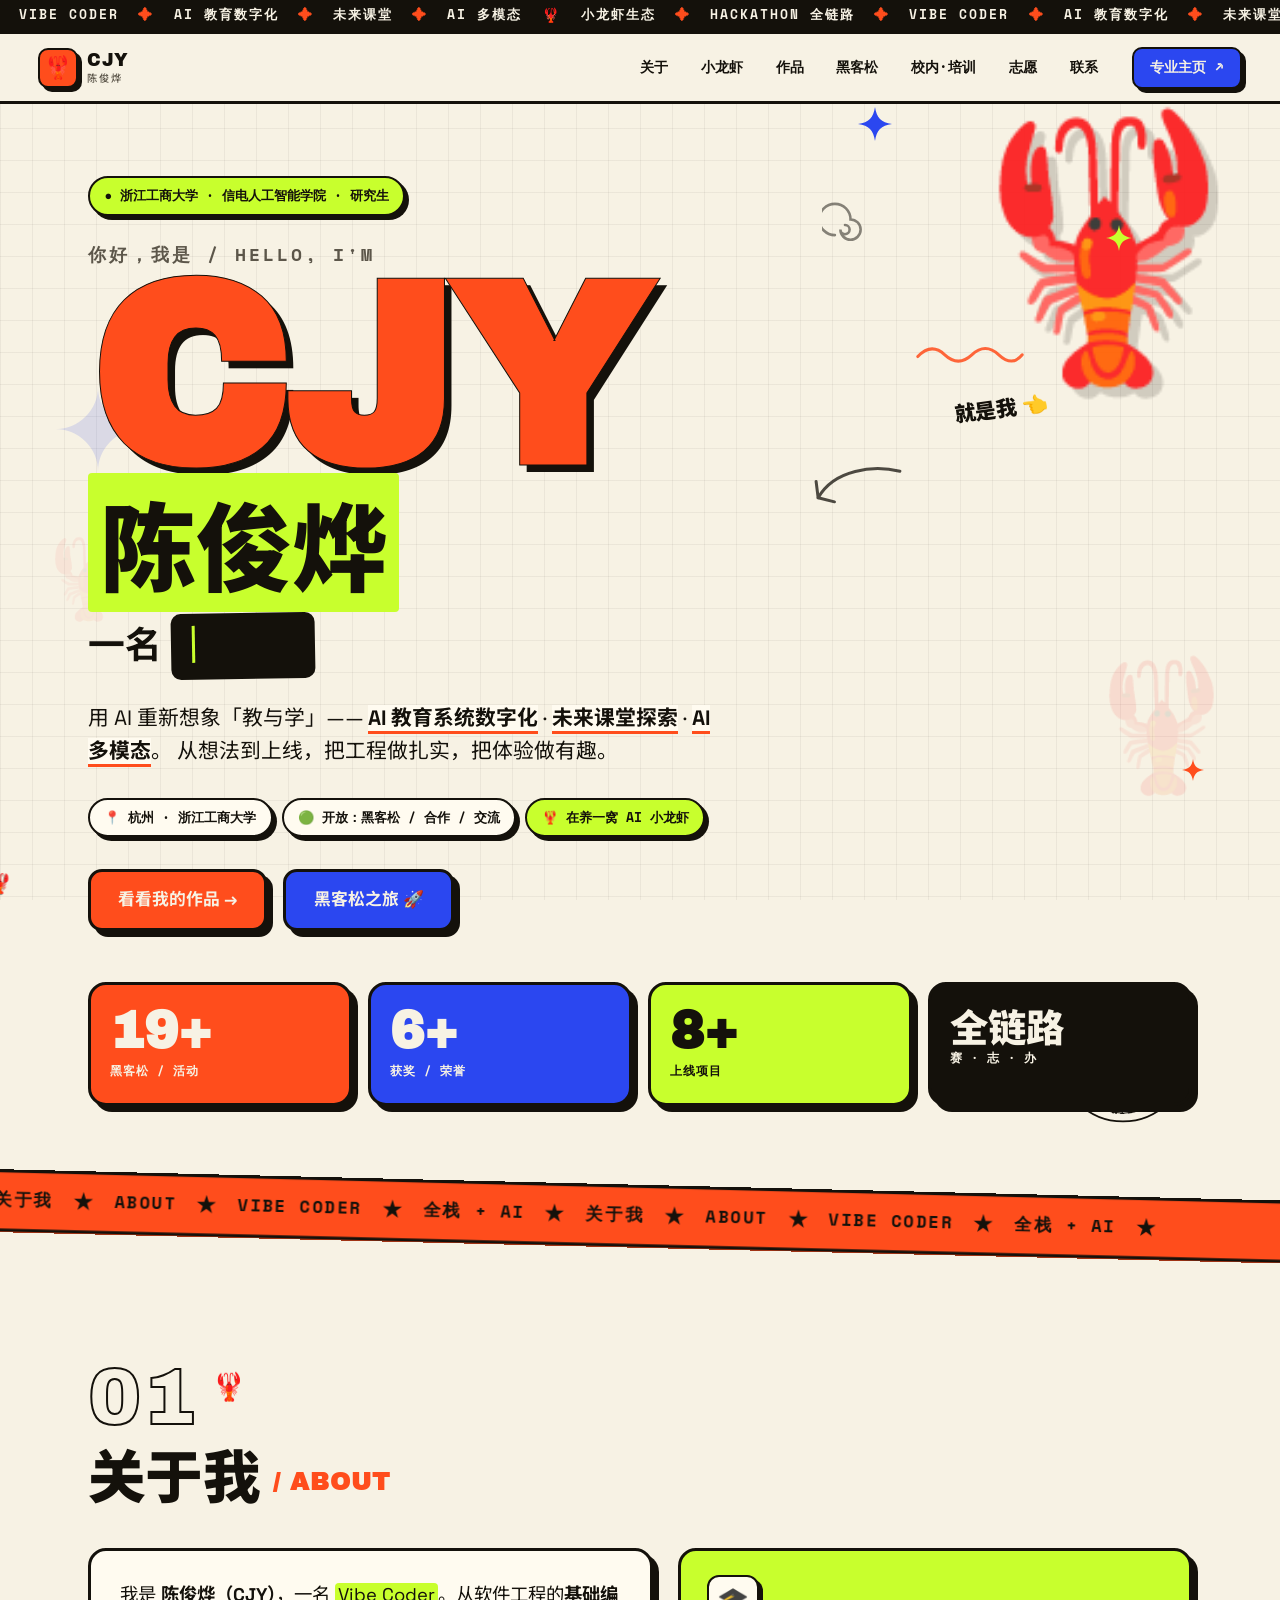
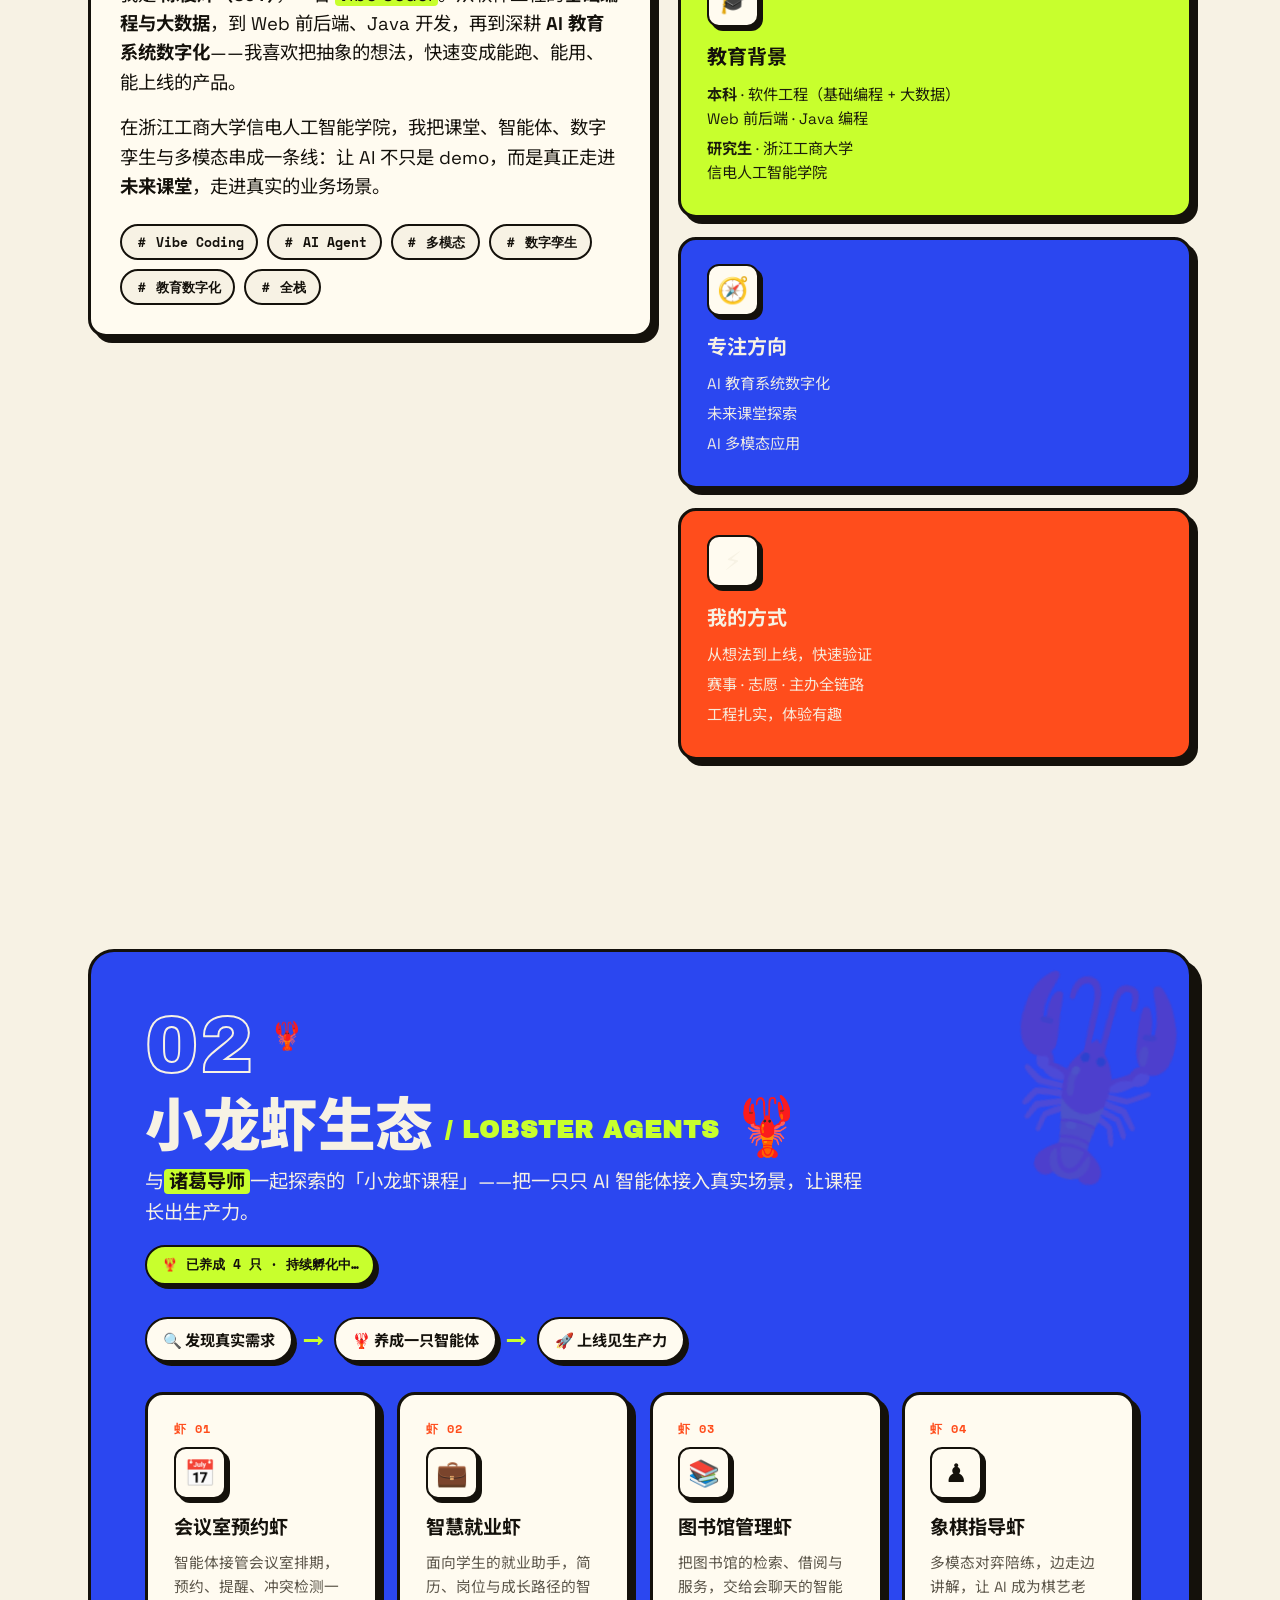
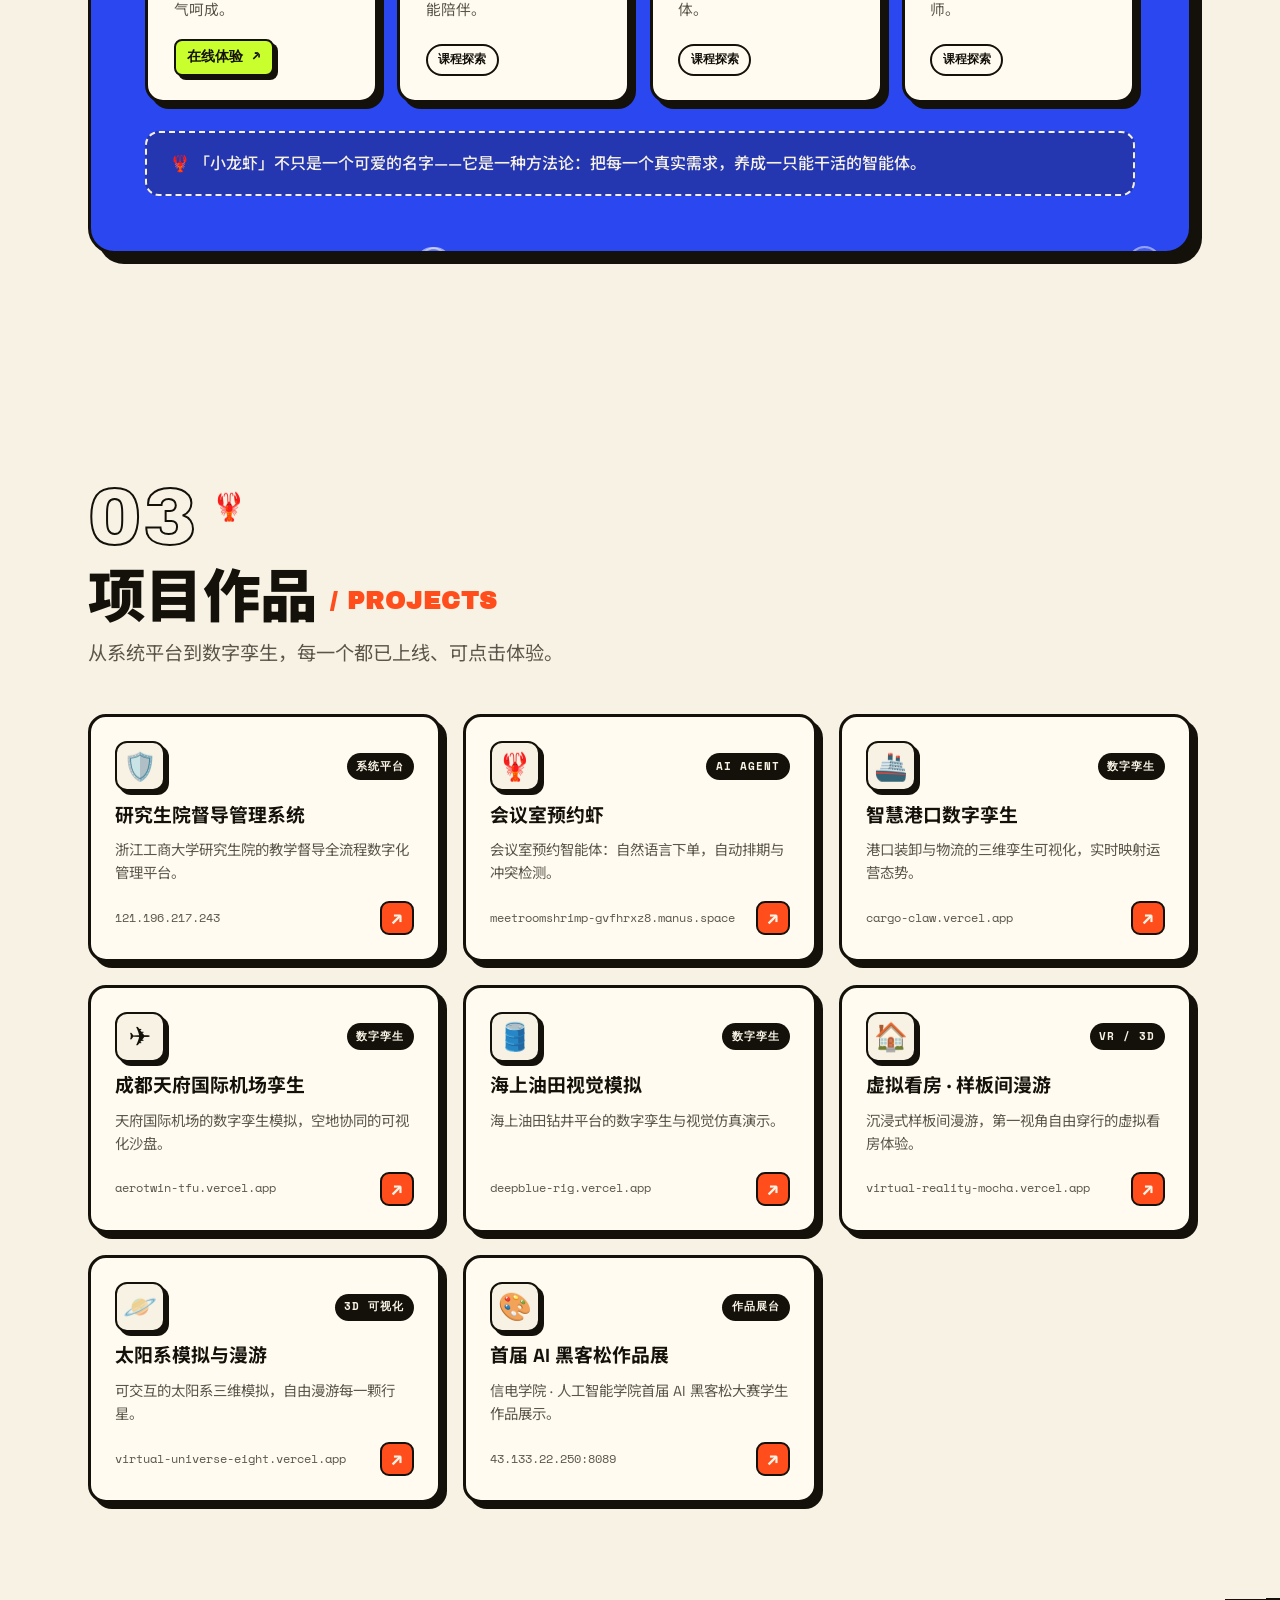
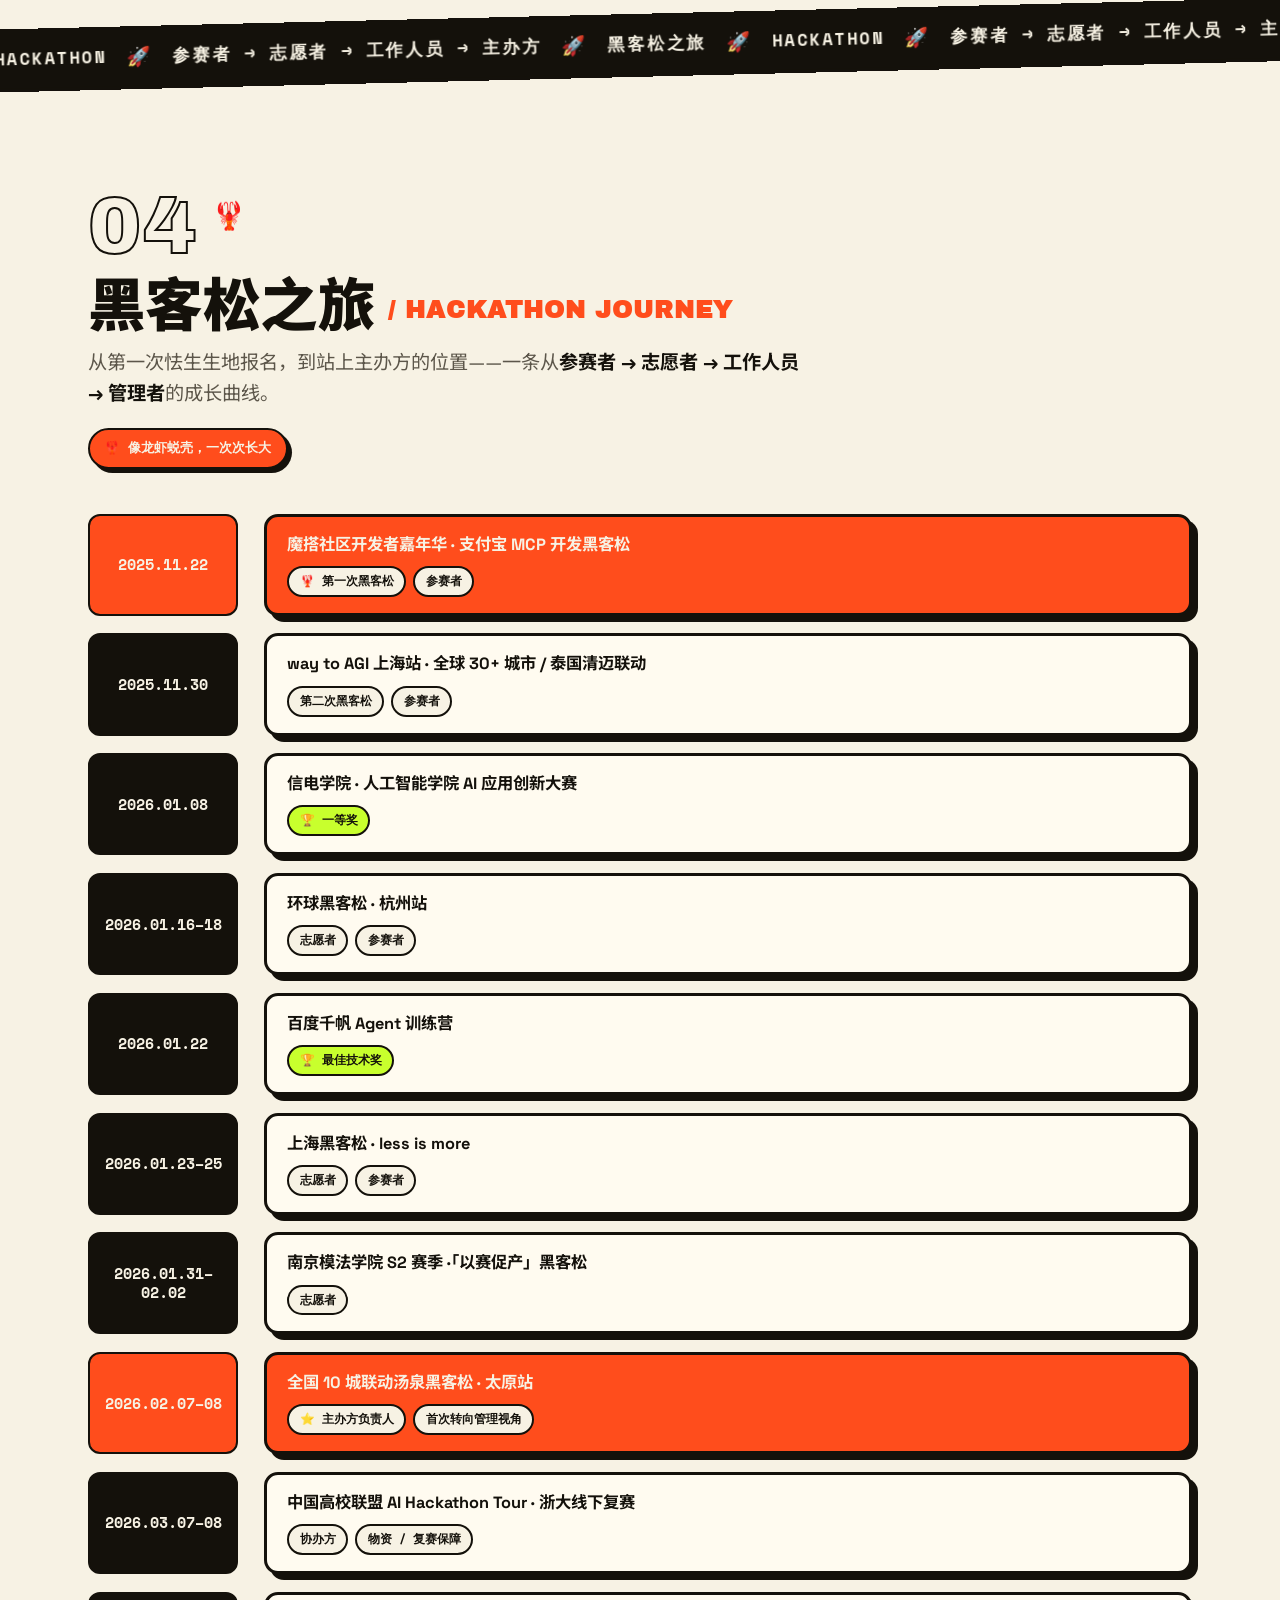
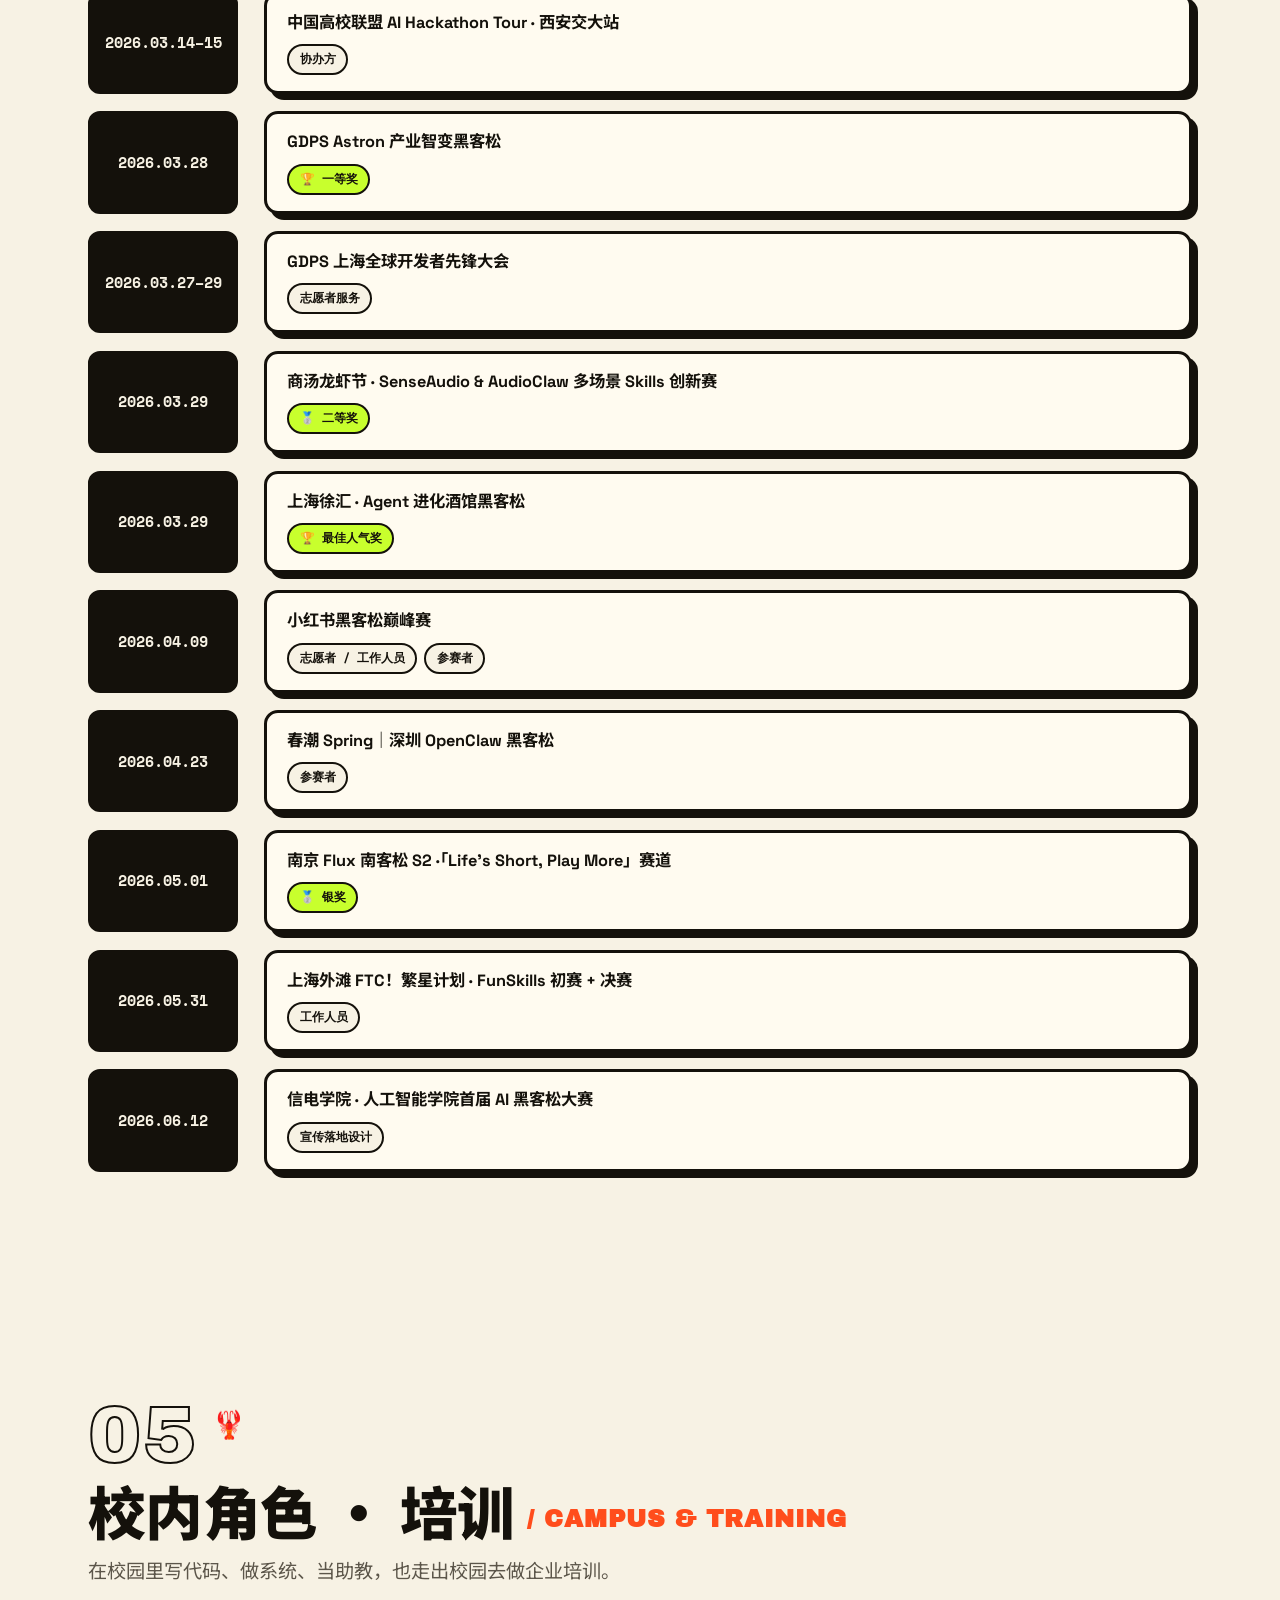
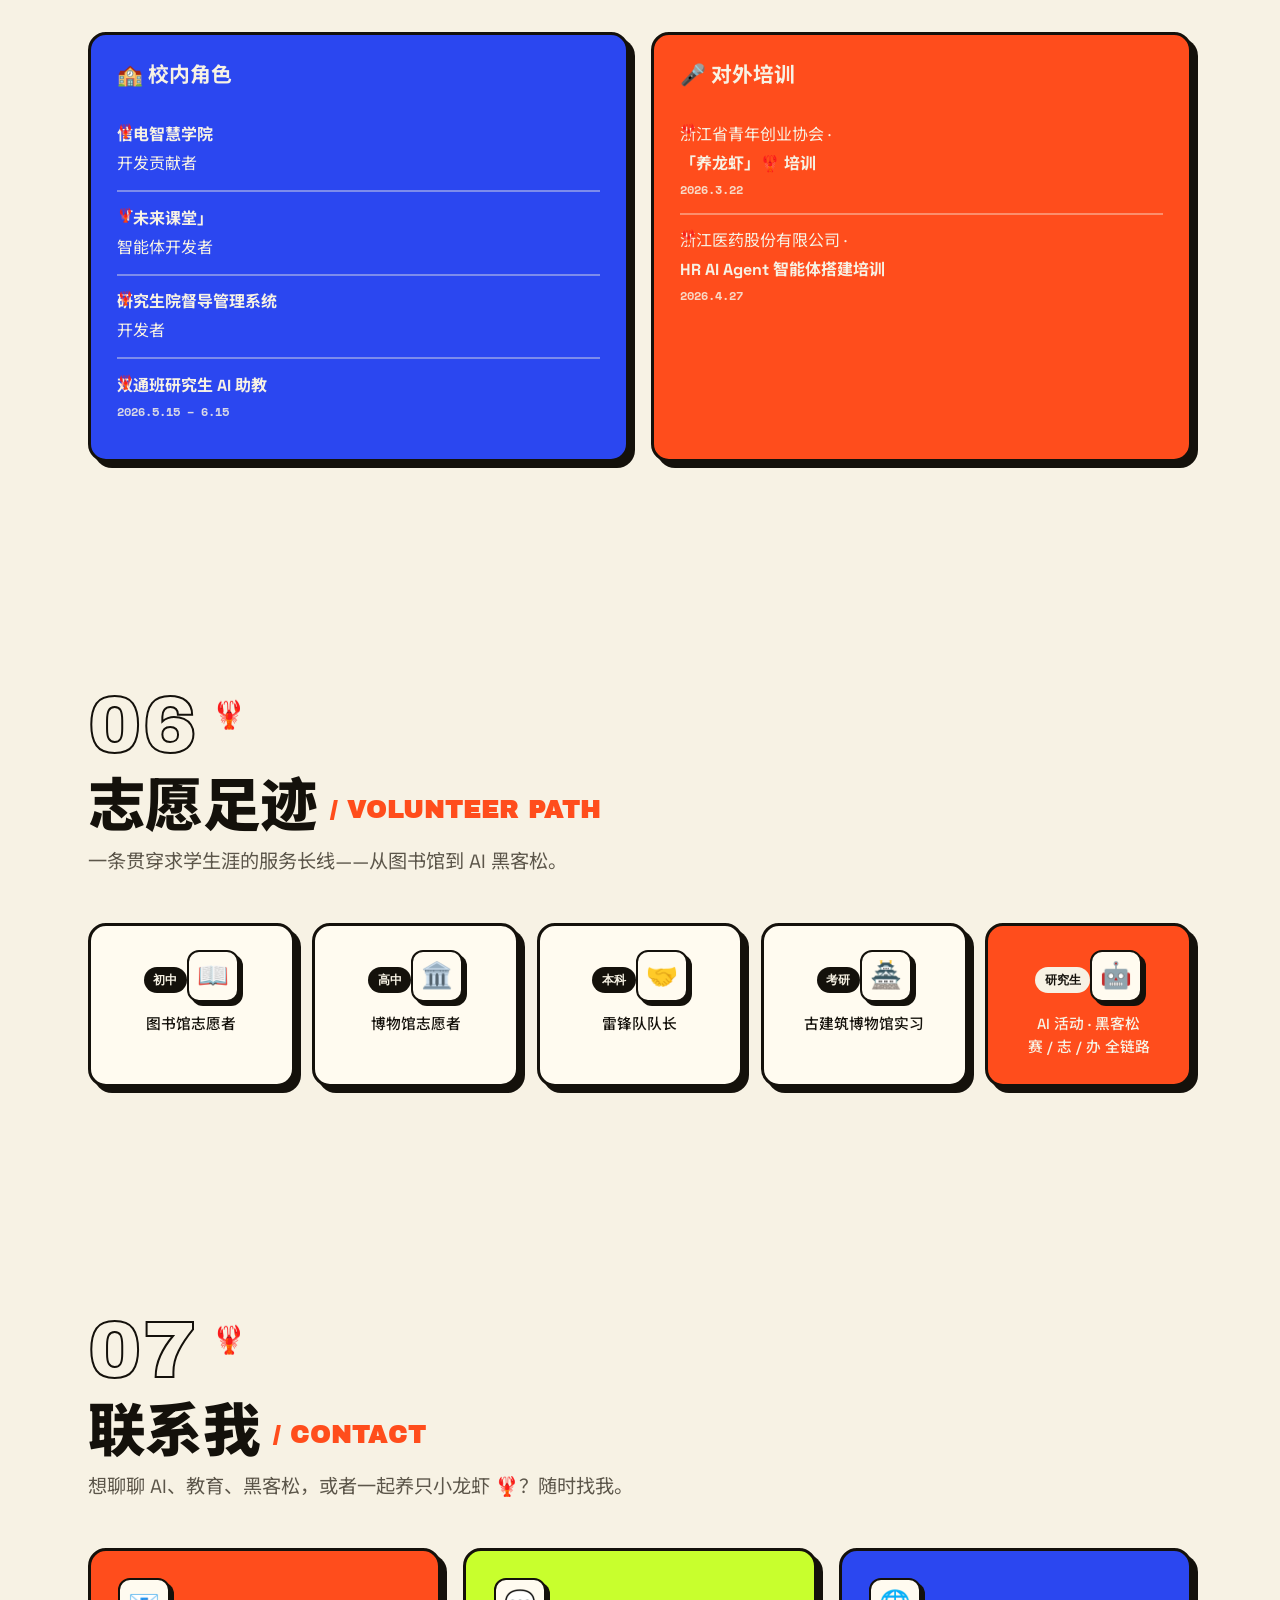
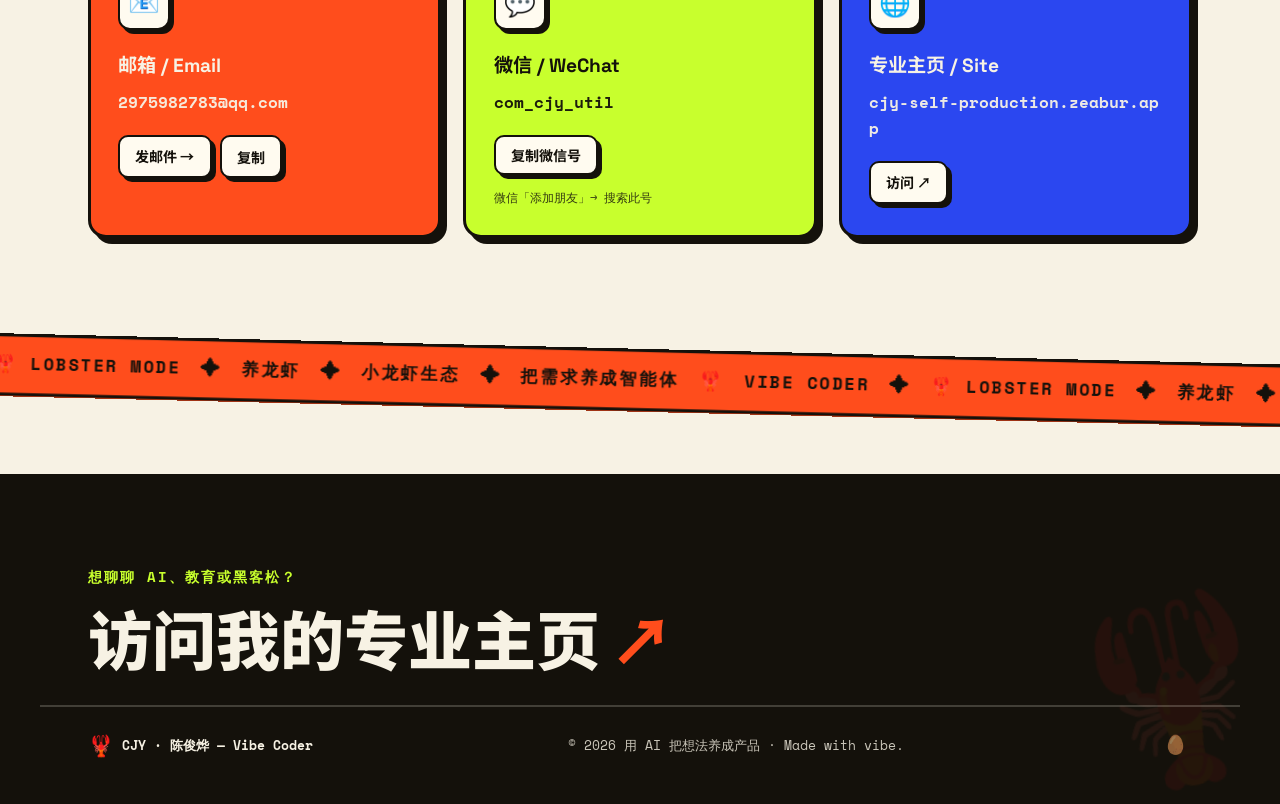
<file: index.html>
<!DOCTYPE html>
<html lang="zh-CN">
<head>
  <meta charset="UTF-8" />
  <meta name="viewport" content="width=device-width, initial-scale=1.0" />
  <title>CJY 陈俊烨 · VIBE CODER | AI 教育 × 多模态 × 未来课堂</title>
  <meta name="description" content="陈俊烨 (CJY) — Vibe Coder。专注 AI 教育系统数字化、未来课堂探索与 AI 多模态。浙江工商大学信电人工智能学院研究生，AI 黑客松全链路参与者。" />
  <meta name="author" content="陈俊烨 CJY" />
  <meta name="theme-color" content="#F7F2E4" />

  <link rel="canonical" href="https://cjy-self-production.zeabur.app/" />

  <meta property="og:type" content="website" />
  <meta property="og:site_name" content="CJY · 陈俊烨" />
  <meta property="og:locale" content="zh_CN" />
  <meta property="og:title" content="CJY 陈俊烨 · VIBE CODER" />
  <meta property="og:description" content="AI 教育系统数字化 · 未来课堂探索 · AI 多模态 🦞" />
  <meta property="og:url" content="https://cjy-self-production.zeabur.app/" />
  <meta property="og:image" content="https://cjy-self-production.zeabur.app/og.png" />
  <meta property="og:image:width" content="1200" />
  <meta property="og:image:height" content="630" />
  <meta property="og:image:alt" content="CJY 陈俊烨 · Vibe Coder · AI 教育 × 多模态 × 未来课堂 🦞" />
  <meta name="twitter:card" content="summary_large_image" />
  <meta name="twitter:title" content="CJY 陈俊烨 · VIBE CODER" />
  <meta name="twitter:description" content="AI 教育系统数字化 · 未来课堂探索 · AI 多模态 🦞" />
  <meta name="twitter:image" content="https://cjy-self-production.zeabur.app/og.png" />

  <link rel="icon" href="data:image/svg+xml,<svg xmlns=%22http://www.w3.org/2000/svg%22 viewBox=%220 0 100 100%22><text y=%22.9em%22 font-size=%2290%22>🦞</text></svg>" />
  <link rel="apple-touch-icon" href="/apple-touch-icon.png" />
  <link rel="manifest" href="/site.webmanifest" />

  <script type="application/ld+json">
  {
    "@context": "https://schema.org",
    "@type": "Person",
    "name": "陈俊烨",
    "alternateName": "CJY",
    "url": "https://cjy-self-production.zeabur.app/",
    "image": "https://cjy-self-production.zeabur.app/og.png",
    "jobTitle": "Vibe Coder",
    "email": "2975982783@qq.com",
    "description": "专注 AI 教育系统数字化、未来课堂探索与 AI 多模态的 Vibe Coder。",
    "knowsAbout": ["AI 教育", "AI Agent", "多模态", "数字孪生", "未来课堂", "全栈开发", "黑客松"],
    "affiliation": { "@type": "CollegeOrUniversity", "name": "浙江工商大学 信电人工智能学院" },
    "alumniOf": { "@type": "CollegeOrUniversity", "name": "浙江工商大学" }
  }
  </script>

  <link rel="preconnect" href="https://fonts.googleapis.com" />
  <link rel="preconnect" href="https://fonts.gstatic.com" crossorigin />
  <link href="https://fonts.googleapis.com/css2?family=Archivo+Black&family=Space+Grotesk:wght@400;500;600;700&family=Noto+Sans+SC:wght@400;500;700;900&family=Space+Mono:wght@400;700&display=swap" rel="stylesheet" />

  <link rel="stylesheet" href="styles.css" />
</head>
<body>
  <a class="skip-link" href="#top">跳到主要内容</a>

  <!-- intro splash (once per session, skippable) -->
  <div class="intro" id="intro" aria-hidden="true">
    <div class="intro__stage">
      <span class="intro__lob">🦞</span>
      <span class="intro__name">CJY</span>
      <span class="intro__tag">VIBE CODER · 陈俊烨</span>
    </div>
  </div>

  <div class="scroll-progress" id="scrollProgress"></div>
  <span class="scroll-lob" id="scrollLob" aria-hidden="true">🦞</span>
  <div class="bg-grid" aria-hidden="true"></div>
  <div class="ambient" id="ambient" aria-hidden="true"></div>
  <span class="deco deco--star" aria-hidden="true">✦</span>
  <span class="deco deco--lobster" aria-hidden="true">🦞</span>
  <span class="deco deco--lobster2" aria-hidden="true">🦞</span>

  <!-- ===== top ticker ===== -->
  <div class="ticker ticker--top" aria-hidden="true">
    <div class="ticker__track">
      <span>VIBE CODER</span><b>✦</b><span>AI 教育数字化</span><b>✦</b><span>未来课堂</span><b>✦</b><span>AI 多模态</span><b>🦞</b><span>小龙虾生态</span><b>✦</b><span>HACKATHON 全链路</span><b>✦</b>
      <span>VIBE CODER</span><b>✦</b><span>AI 教育数字化</span><b>✦</b><span>未来课堂</span><b>✦</b><span>AI 多模态</span><b>🦞</b><span>小龙虾生态</span><b>✦</b><span>HACKATHON 全链路</span><b>✦</b>
    </div>
  </div>

  <!-- ===== nav ===== -->
  <header class="nav" id="nav">
    <a href="#top" class="nav__brand">
      <span class="nav__logo">🦞</span>
      <span class="nav__name">CJY<em>陈俊烨</em></span>
    </a>
    <nav class="nav__links" id="navLinks">
      <a href="#about">关于</a>
      <a href="#lobster">小龙虾</a>
      <a href="#projects">作品</a>
      <a href="#journey">黑客松</a>
      <a href="#campus">校内·培训</a>
      <a href="#volunteer">志愿</a>
      <a href="#contact">联系</a>
    </nav>
    <a class="nav__cta" href="https://cjy-self-production.zeabur.app" target="_blank" rel="noopener">专业主页 ↗</a>
    <button class="nav__burger" id="navBurger" aria-label="菜单" aria-expanded="false"><span></span><span></span><span></span></button>
  </header>

  <main id="top">
    <!-- ============ HERO ============ -->
    <section class="hero" id="hero">
      <span class="hero__biglob" aria-hidden="true">🦞</span>
      <span class="badge badge--eyebrow reveal" data-reveal>● 浙江工商大学 · 信电人工智能学院 · 研究生</span>

      <h1 class="hero__title">
        <span class="hero__hi reveal" data-reveal>你好，我是 / HELLO, I'M</span>
        <span class="hero__giant reveal" data-reveal>CJY</span>
        <span class="hero__cn reveal" data-reveal><mark>陈俊烨</mark></span>
      </h1>

      <p class="hero__role reveal" data-reveal>
        一名 <span class="hero__role-hl"><span id="roleRotate" aria-live="polite"></span></span>
      </p>

      <p class="hero__tagline reveal" data-reveal>
        用 AI 重新想象「教与学」——
        <b>AI 教育系统数字化</b> · <b>未来课堂探索</b> · <b>AI 多模态</b>。
        从想法到上线，把工程做扎实，把体验做有趣。
      </p>

      <ul class="hero__facts reveal" data-reveal>
        <li>📍 杭州 · 浙江工商大学</li>
        <li>🟢 开放：黑客松 / 合作 / 交流</li>
        <li>🦞 在养一窝 AI 小龙虾</li>
      </ul>

      <div class="hero__actions reveal" data-reveal>
        <a class="btn btn--red" href="#projects">看看我的作品 →</a>
        <a class="btn btn--blue" href="#journey">黑客松之旅 🚀</a>
      </div>

      <ul class="hero__stats">
        <li class="stat stat--red reveal" data-reveal><strong class="counter" data-target="19" data-suffix="+">0</strong><span>黑客松 / 活动</span></li>
        <li class="stat stat--blue reveal" data-reveal><strong class="counter" data-target="6" data-suffix="+">0</strong><span>获奖 / 荣誉</span></li>
        <li class="stat stat--lime reveal" data-reveal><strong class="counter" data-target="8" data-suffix="+">0</strong><span>上线项目</span></li>
        <li class="stat stat--ink reveal" data-reveal><strong>全链路</strong><span>赛 · 志 · 办</span></li>
      </ul>

      <!-- right-side lobster atmosphere · hand-drawn line doodles -->
      <div class="hero__deco" aria-hidden="true">
        <!-- rotating seal / 印章徽章 -->
        <div class="seal">
          <svg viewBox="0 0 200 200" class="seal__svg">
            <defs>
              <path id="sealPath" d="M100,100 m-72,0 a72,72 0 1,1 144,0 a72,72 0 1,1 -144,0" />
            </defs>
            <circle cx="100" cy="100" r="92" class="seal__ring" />
            <circle cx="100" cy="100" r="80" class="seal__ring seal__ring--thin" />
            <text class="seal__text">
              <textPath href="#sealPath" startOffset="0">
                VIBE CODER ✦ AI EDUCATION ✦ MULTIMODAL ✦ FUTURE CLASSROOM ✦&nbsp;
              </textPath>
            </text>
          </svg>
          <span class="seal__center">🦞</span>
        </div>

        <!-- handwritten note pointing at the name -->
        <span class="doodle doodle--note">就是我 👈</span>

        <!-- accents -->
        <svg class="doodle doodle--spark1" viewBox="0 0 40 40"><path d="M20 0 C22 13 27 18 40 20 C27 22 22 27 20 40 C18 27 13 22 0 20 C13 18 18 13 20 0Z"/></svg>
        <svg class="doodle doodle--spark2" viewBox="0 0 40 40"><path d="M20 0 C22 13 27 18 40 20 C27 22 22 27 20 40 C18 27 13 22 0 20 C13 18 18 13 20 0Z"/></svg>
        <svg class="doodle doodle--spark3" viewBox="0 0 40 40"><path d="M20 0 C22 13 27 18 40 20 C27 22 22 27 20 40 C18 27 13 22 0 20 C13 18 18 13 20 0Z"/></svg>
        <svg class="doodle doodle--arrow" viewBox="0 0 90 60"><g fill="none" stroke="currentColor" stroke-width="3" stroke-linecap="round" stroke-linejoin="round"><path d="M86 8 C60 2 22 6 6 34"/><path d="M6 34 L4 18 M6 34 L22 38"/></g></svg>
        <svg class="doodle doodle--wave" viewBox="0 0 120 24"><path d="M2 14 Q17 -2 32 12 T62 12 T92 12 T118 12" fill="none" stroke="currentColor" stroke-width="3" stroke-linecap="round"/></svg>
        <svg class="doodle doodle--swirl" viewBox="0 0 50 50"><path d="M25 25 a5 5 0 1 1 -5 5 a11 11 0 1 0 11 -11 a17 17 0 1 0 -17 17" fill="none" stroke="currentColor" stroke-width="2.6" stroke-linecap="round"/></svg>
        <svg class="doodle doodle--ring" viewBox="0 0 60 60"><circle cx="30" cy="30" r="26" fill="none" stroke="currentColor" stroke-width="2.5" stroke-dasharray="3 8" stroke-linecap="round"/></svg>
      </div>
    </section>


    <!-- ===== ticker divider ===== -->
    <div class="ticker ticker--band ticker--reverse" aria-hidden="true">
      <div class="ticker__track">
        <span>关于我</span><b>★</b><span>ABOUT</span><b>★</b><span>VIBE CODER</span><b>★</b><span>全栈 + AI</span><b>★</b>
        <span>关于我</span><b>★</b><span>ABOUT</span><b>★</b><span>VIBE CODER</span><b>★</b><span>全栈 + AI</span><b>★</b>
      </div>
    </div>

    <!-- ============ ABOUT ============ -->
    <section class="section about" id="about">
      <div class="section__head">
        <span class="section__num reveal" data-reveal>01</span>
        <h2 class="section__title reveal" data-reveal>关于我 <span>/ ABOUT</span></h2>
      </div>

      <div class="about__grid">
        <article class="panel about__intro reveal" data-reveal>
          <p>我是 <b>陈俊烨（CJY）</b>，一名 <mark>Vibe Coder</mark>。从软件工程的<b>基础编程与大数据</b>，到 Web 前后端、Java 开发，再到深耕 <b>AI 教育系统数字化</b>——我喜欢把抽象的想法，快速变成能跑、能用、能上线的产品。</p>
          <p>在浙江工商大学信电人工智能学院，我把课堂、智能体、数字孪生与多模态串成一条线：让 AI 不只是 demo，而是真正走进<b>未来课堂</b>，走进真实的业务场景。</p>
          <div class="chips">
            <span>＃ Vibe Coding</span><span>＃ AI Agent</span><span>＃ 多模态</span>
            <span>＃ 数字孪生</span><span>＃ 教育数字化</span><span>＃ 全栈</span>
          </div>
        </article>

        <div class="about__cards">
          <article class="panel card--lime reveal" data-reveal><span class="card__emoji">🎓</span><h3>教育背景</h3><p><b>本科</b> · 软件工程（基础编程 + 大数据）<br/>Web 前后端 · Java 编程</p><p><b>研究生</b> · 浙江工商大学<br/>信电人工智能学院</p></article>
          <article class="panel card--blue reveal" data-reveal><span class="card__emoji">🧭</span><h3>专注方向</h3><p>AI 教育系统数字化</p><p>未来课堂探索</p><p>AI 多模态应用</p></article>
          <article class="panel card--red reveal" data-reveal><span class="card__emoji">⚡</span><h3>我的方式</h3><p>从想法到上线，快速验证</p><p>赛事 · 志愿 · 主办全链路</p><p>工程扎实，体验有趣</p></article>
        </div>
      </div>
    </section>

    <!-- ============ LOBSTER ============ -->
    <section class="section lobster" id="lobster">
      <div class="lobster__panel">
        <div class="bubbles" id="lobBubbles" aria-hidden="true"></div>
        <div class="section__head section__head--light">
          <span class="section__num section__num--light reveal" data-reveal>02</span>
          <h2 class="section__title section__title--light reveal" data-reveal>小龙虾生态 <span>/ LOBSTER AGENTS</span> 🦞</h2>
          <p class="lobster__lead reveal" data-reveal>与<b>诸葛导师</b>一起探索的「小龙虾课程」——把一只只 AI 智能体接入真实场景，让课程长出生产力。</p>
          <span class="badge lob-hatch reveal" data-reveal>🦞 已养成 4 只 · 持续孵化中…</span>
        </div>

        <div class="lobflow reveal" data-reveal>
          <span class="lobflow__step">🔍 发现真实需求</span>
          <span class="lobflow__arr">→</span>
          <span class="lobflow__step">🦞 养成一只智能体</span>
          <span class="lobflow__arr">→</span>
          <span class="lobflow__step">🚀 上线见生产力</span>
        </div>

        <div class="lobster__grid">
          <article class="panel lcard reveal" data-reveal><div class="lcard__no">虾 01</div><span class="card__emoji">📅</span><h3>会议室预约虾</h3><p>智能体接管会议室排期，预约、提醒、冲突检测一气呵成。</p><a class="lcard__link" href="https://meetroomshrimp-gvfhrxz8.manus.space" target="_blank" rel="noopener">在线体验 ↗</a></article>
          <article class="panel lcard reveal" data-reveal><div class="lcard__no">虾 02</div><span class="card__emoji">💼</span><h3>智慧就业虾</h3><p>面向学生的就业助手，简历、岗位与成长路径的智能陪伴。</p><span class="lcard__tag">课程探索</span></article>
          <article class="panel lcard reveal" data-reveal><div class="lcard__no">虾 03</div><span class="card__emoji">📚</span><h3>图书馆管理虾</h3><p>把图书馆的检索、借阅与服务，交给会聊天的智能体。</p><span class="lcard__tag">课程探索</span></article>
          <article class="panel lcard reveal" data-reveal><div class="lcard__no">虾 04</div><span class="card__emoji">♟️</span><h3>象棋指导虾</h3><p>多模态对弈陪练，边走边讲解，让 AI 成为棋艺老师。</p><span class="lcard__tag">课程探索</span></article>
        </div>

        <p class="lobster__note reveal" data-reveal>🦞 「小龙虾」不只是一个可爱的名字——它是一种方法论：把每一个真实需求，养成一只能干活的智能体。</p>
      </div>
    </section>

    <!-- ============ PROJECTS ============ -->
    <section class="section projects" id="projects">
      <div class="section__head">
        <span class="section__num reveal" data-reveal>03</span>
        <h2 class="section__title reveal" data-reveal>项目作品 <span>/ PROJECTS</span></h2>
        <p class="section__sub reveal" data-reveal>从系统平台到数字孪生，每一个都已上线、可点击体验。</p>
      </div>
      <div class="projects__grid" id="projectsGrid"></div>
    </section>

    <!-- ===== ticker divider ===== -->
    <div class="ticker ticker--band" aria-hidden="true">
      <div class="ticker__track">
        <span>HACKATHON</span><b>🚀</b><span>参赛者 → 志愿者 → 工作人员 → 主办方</span><b>🚀</b><span>黑客松之旅</span><b>🚀</b>
        <span>HACKATHON</span><b>🚀</b><span>参赛者 → 志愿者 → 工作人员 → 主办方</span><b>🚀</b><span>黑客松之旅</span><b>🚀</b>
      </div>
    </div>

    <!-- ============ JOURNEY ============ -->
    <section class="section journey" id="journey">
      <div class="section__head">
        <span class="section__num reveal" data-reveal>04</span>
        <h2 class="section__title reveal" data-reveal>黑客松之旅 <span>/ HACKATHON JOURNEY</span></h2>
        <p class="section__sub reveal" data-reveal>从第一次怯生生地报名，到站上主办方的位置——一条从<b>参赛者 → 志愿者 → 工作人员 → 管理者</b>的成长曲线。</p>
        <span class="badge journey-badge reveal" data-reveal>🦞 像龙虾蜕壳，一次次长大</span>
      </div>
      <div class="timeline" id="timeline"></div>
    </section>

    <!-- ============ CAMPUS ============ -->
    <section class="section campus" id="campus">
      <div class="section__head">
        <span class="section__num reveal" data-reveal>05</span>
        <h2 class="section__title reveal" data-reveal>校内角色 · 培训 <span>/ CAMPUS &amp; TRAINING</span></h2>
        <p class="section__sub reveal" data-reveal>在校园里写代码、做系统、当助教，也走出校园去做企业培训。</p>
      </div>
      <div class="campus__cols">
        <div class="panel card--blue campus__col reveal" data-reveal>
          <h3 class="campus__col-title">🏫 校内角色</h3>
          <ul class="campus__list">
            <li><b>信电智慧学院</b> 开发贡献者</li>
            <li><b>「未来课堂」</b> 智能体开发者</li>
            <li><b>研究生院督导管理系统</b> 开发者</li>
            <li><b>双通班研究生 AI 助教</b><span class="campus__date">2026.5.15 – 6.15</span></li>
          </ul>
        </div>
        <div class="panel card--red campus__col reveal" data-reveal>
          <h3 class="campus__col-title">🎤 对外培训</h3>
          <ul class="campus__list">
            <li>浙江省青年创业协会 · <b>「养龙虾」🦞 培训</b><span class="campus__date">2026.3.22</span></li>
            <li>浙江医药股份有限公司 · <b>HR AI Agent 智能体搭建培训</b><span class="campus__date">2026.4.27</span></li>
          </ul>
        </div>
      </div>
    </section>

    <!-- ============ VOLUNTEER ============ -->
    <section class="section volunteer" id="volunteer">
      <div class="section__head">
        <span class="section__num reveal" data-reveal>06</span>
        <h2 class="section__title reveal" data-reveal>志愿足迹 <span>/ VOLUNTEER PATH</span></h2>
        <p class="section__sub reveal" data-reveal>一条贯穿求学生涯的服务长线——从图书馆到 AI 黑客松。</p>
      </div>
      <div class="vsteps">
        <div class="panel vstep reveal" data-reveal><span class="vstep__when">初中</span><span class="card__emoji">📖</span><p>图书馆志愿者</p></div>
        <div class="panel vstep reveal" data-reveal><span class="vstep__when">高中</span><span class="card__emoji">🏛️</span><p>博物馆志愿者</p></div>
        <div class="panel vstep reveal" data-reveal><span class="vstep__when">本科</span><span class="card__emoji">🤝</span><p>雷锋队队长</p></div>
        <div class="panel vstep reveal" data-reveal><span class="vstep__when">考研</span><span class="card__emoji">🏯</span><p>古建筑博物馆实习</p></div>
        <div class="panel vstep vstep--now reveal" data-reveal><span class="vstep__when">研究生</span><span class="card__emoji">🤖</span><p>AI 活动 · 黑客松<br/>赛 / 志 / 办 全链路</p></div>
      </div>
    </section>

    <!-- ============ CONTACT ============ -->
    <section class="section contact" id="contact">
      <div class="section__head">
        <span class="section__num reveal" data-reveal>07</span>
        <h2 class="section__title reveal" data-reveal>联系我 <span>/ CONTACT</span></h2>
        <p class="section__sub reveal" data-reveal>想聊聊 AI、教育、黑客松，或者一起养只小龙虾 🦞？随时找我。</p>
      </div>
      <div class="contact__grid">
        <div class="panel ccard card--red reveal" data-reveal>
          <span class="card__emoji">📧</span>
          <h3>邮箱 / Email</h3>
          <p class="ccard__val">2975982783@qq.com</p>
          <div class="ccard__acts">
            <a class="ccard__btn" href="mailto:2975982783@qq.com">发邮件 →</a>
            <button class="ccard__btn ccard__btn--ghost" type="button" data-copy="2975982783@qq.com">复制</button>
          </div>
        </div>
        <div class="panel ccard card--lime reveal" data-reveal>
          <span class="card__emoji">💬</span>
          <h3>微信 / WeChat</h3>
          <p class="ccard__val">com_cjy_util</p>
          <div class="ccard__acts">
            <button class="ccard__btn" type="button" data-copy="com_cjy_util">复制微信号</button>
          </div>
          <p class="ccard__hint">微信「添加朋友」→ 搜索此号</p>
        </div>
        <div class="panel ccard card--blue reveal" data-reveal>
          <span class="card__emoji">🌐</span>
          <h3>专业主页 / Site</h3>
          <p class="ccard__val">cjy-self-production.zeabur.app</p>
          <div class="ccard__acts">
            <a class="ccard__btn" href="https://cjy-self-production.zeabur.app" target="_blank" rel="noopener">访问 ↗</a>
          </div>
        </div>
      </div>
    </section>
  </main>

  <!-- ===== lobster parade ===== -->
  <div class="ticker ticker--band ticker--reverse" aria-hidden="true">
    <div class="ticker__track">
      <span>🦞 LOBSTER MODE</span><b>✦</b><span>养龙虾</span><b>✦</b><span>小龙虾生态</span><b>✦</b><span>把需求养成智能体</span><b>🦞</b><span>VIBE CODER</span><b>✦</b>
      <span>🦞 LOBSTER MODE</span><b>✦</b><span>养龙虾</span><b>✦</b><span>小龙虾生态</span><b>✦</b><span>把需求养成智能体</span><b>🦞</b><span>VIBE CODER</span><b>✦</b>
    </div>
  </div>

  <!-- ============ FOOTER ============ -->
  <footer class="footer" id="footer">
    <span class="footer__lob" aria-hidden="true">🦞</span>
    <div class="footer__cta-wrap">
      <p class="footer__kicker">想聊聊 AI、教育或黑客松？</p>
      <a class="footer__big" href="https://cjy-self-production.zeabur.app" target="_blank" rel="noopener">访问我的专业主页 <span>↗</span></a>
    </div>
    <div class="footer__bar">
      <span class="footer__brand"><span class="footer__logo">🦞</span> CJY · 陈俊烨 — Vibe Coder</span>
      <span class="footer__copy">© <span id="year"></span> 用 AI 把想法养成产品 · Made with vibe.</span>
      <span class="egg-hint" id="eggHint"><button class="egg-hint__btn" type="button" aria-haspopup="true" aria-expanded="false" aria-label="隐藏的小龙虾彩蛋提示">🥚</button></span>
    </div>
  </footer>

  <script src="main.js" defer></script>
</body>
</html>
</file>
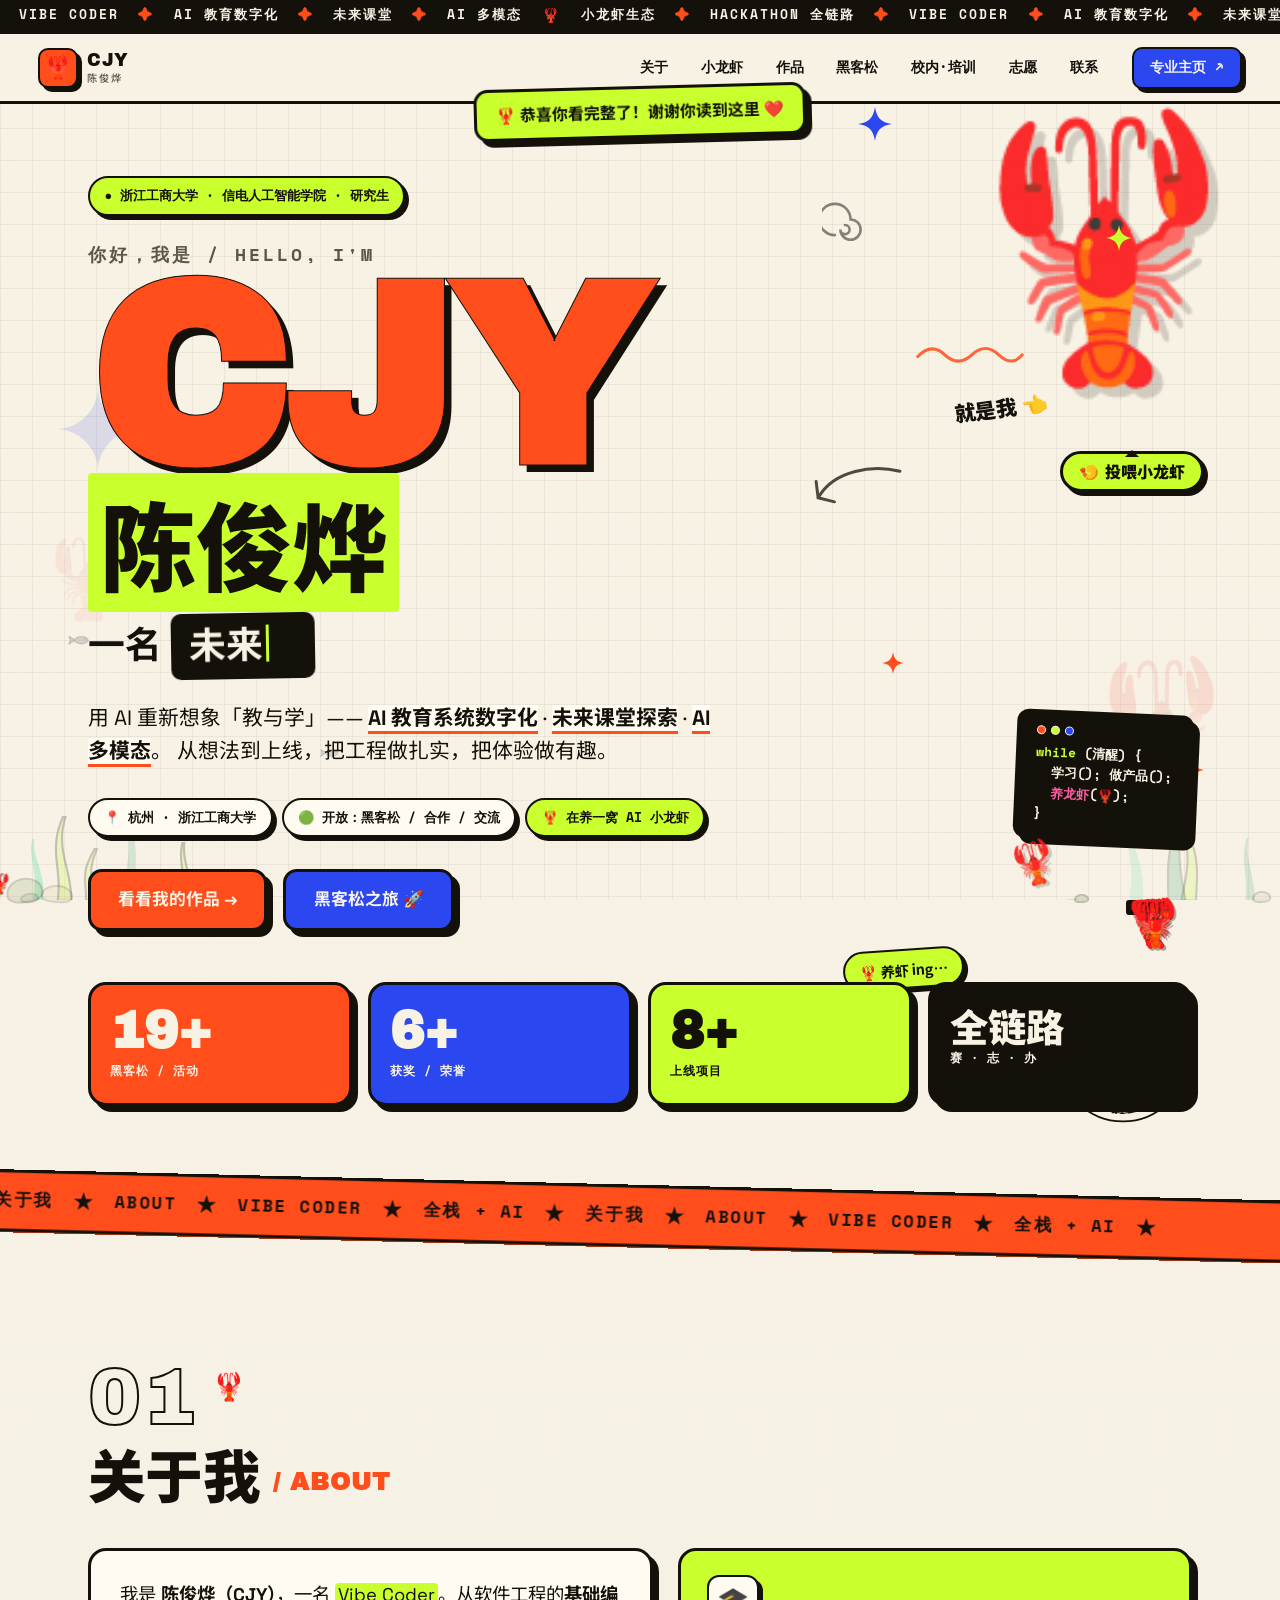
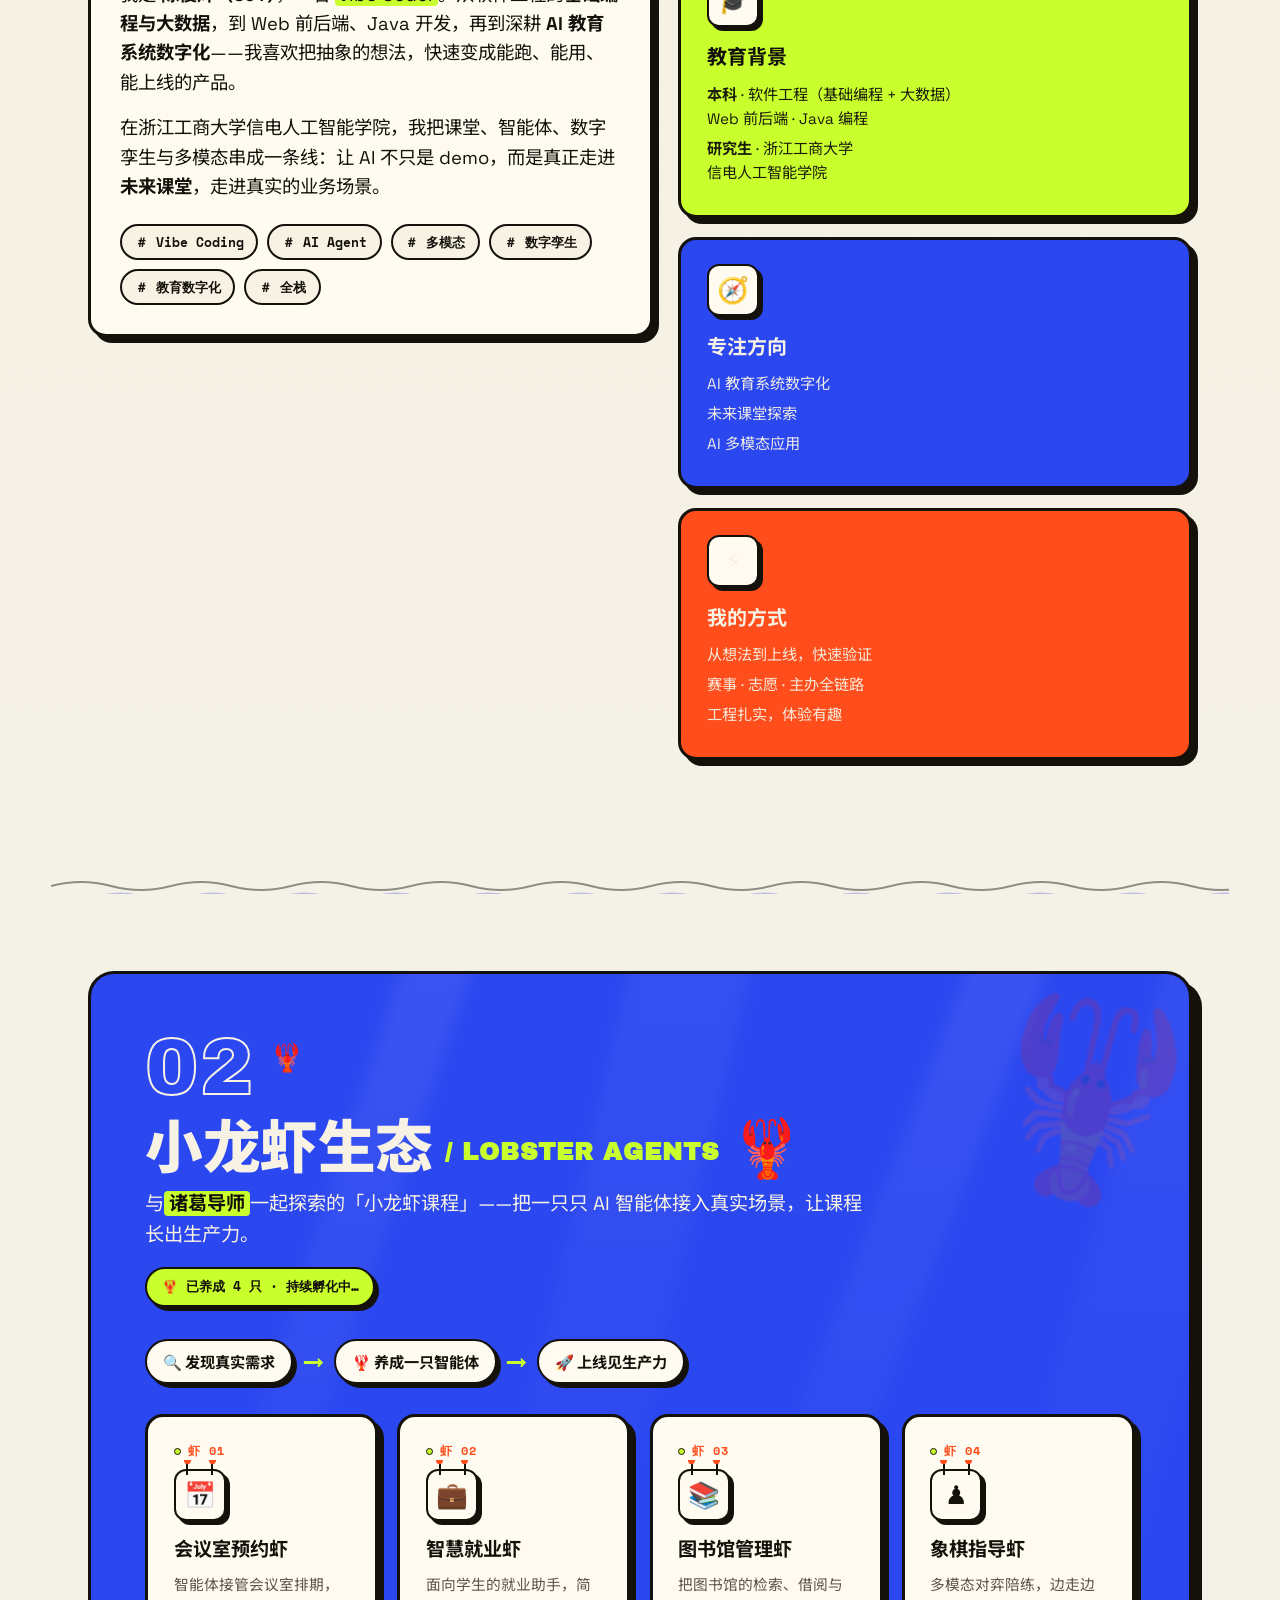
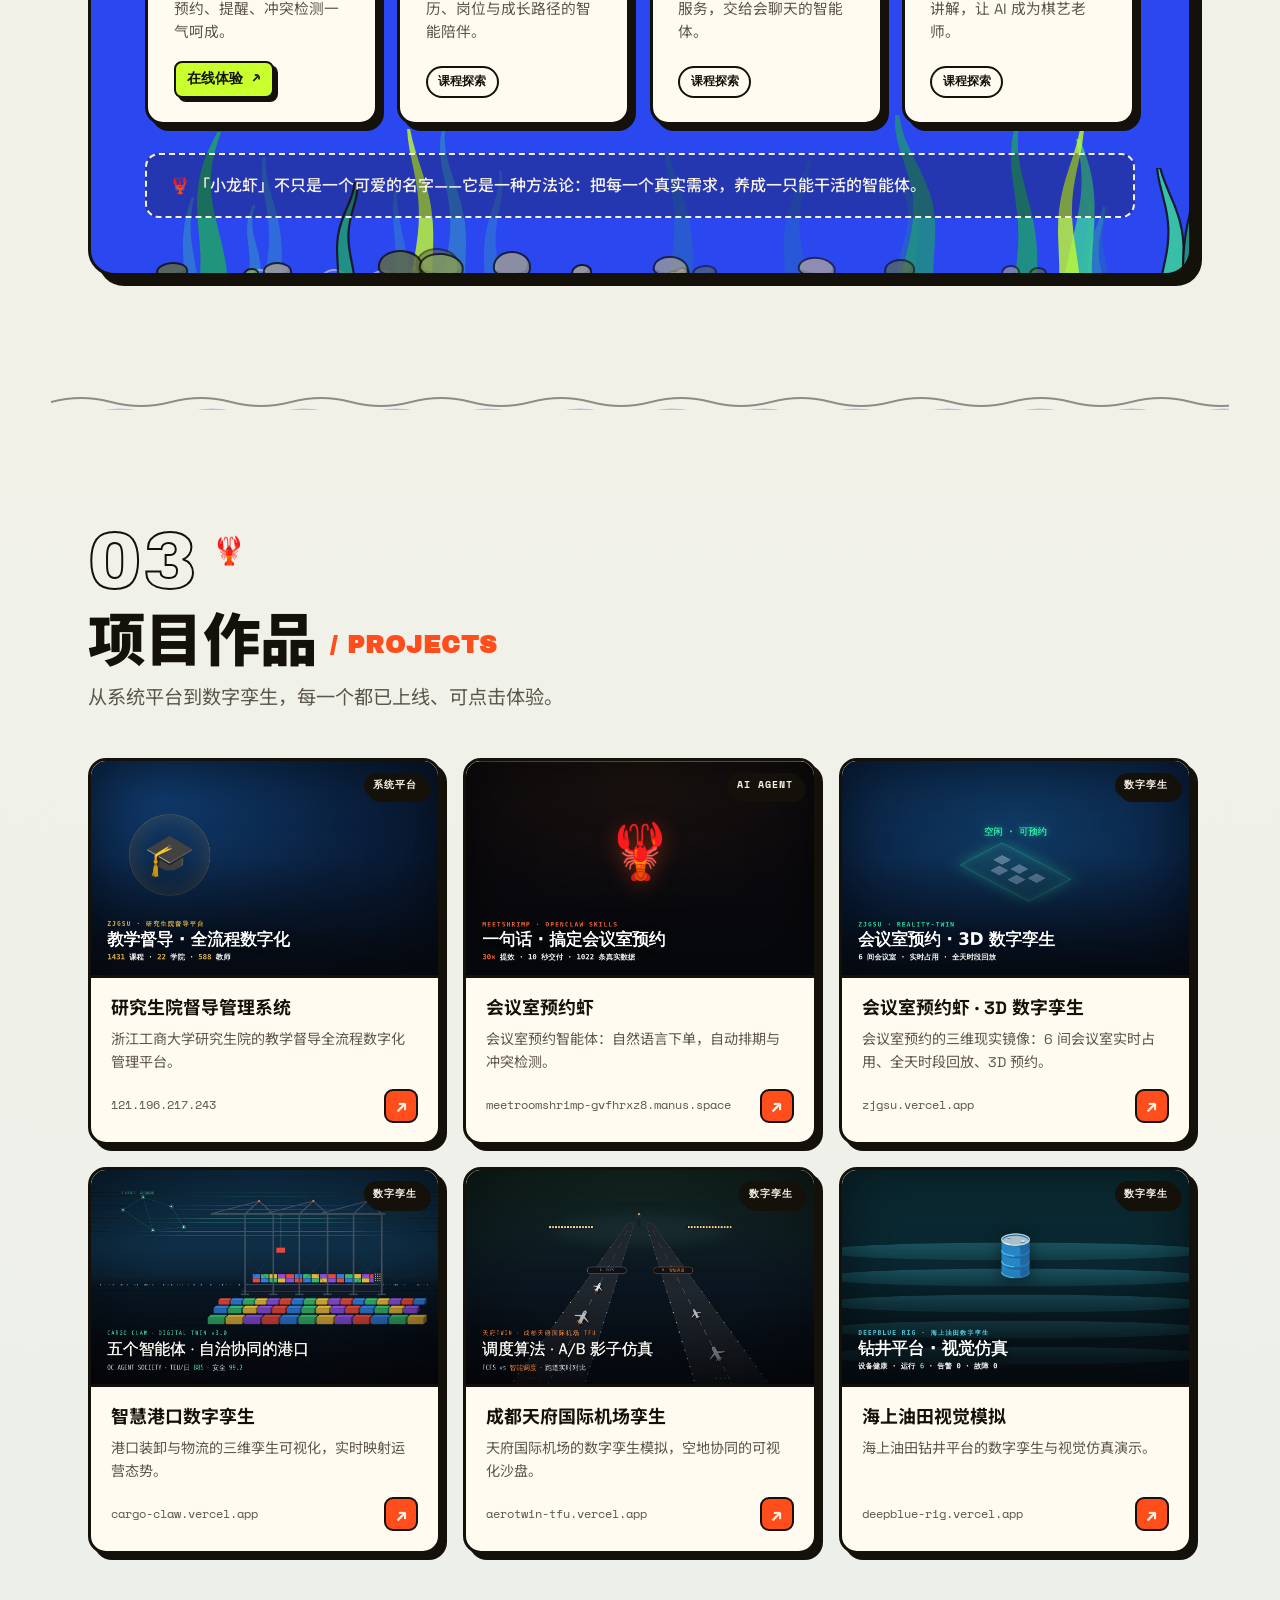
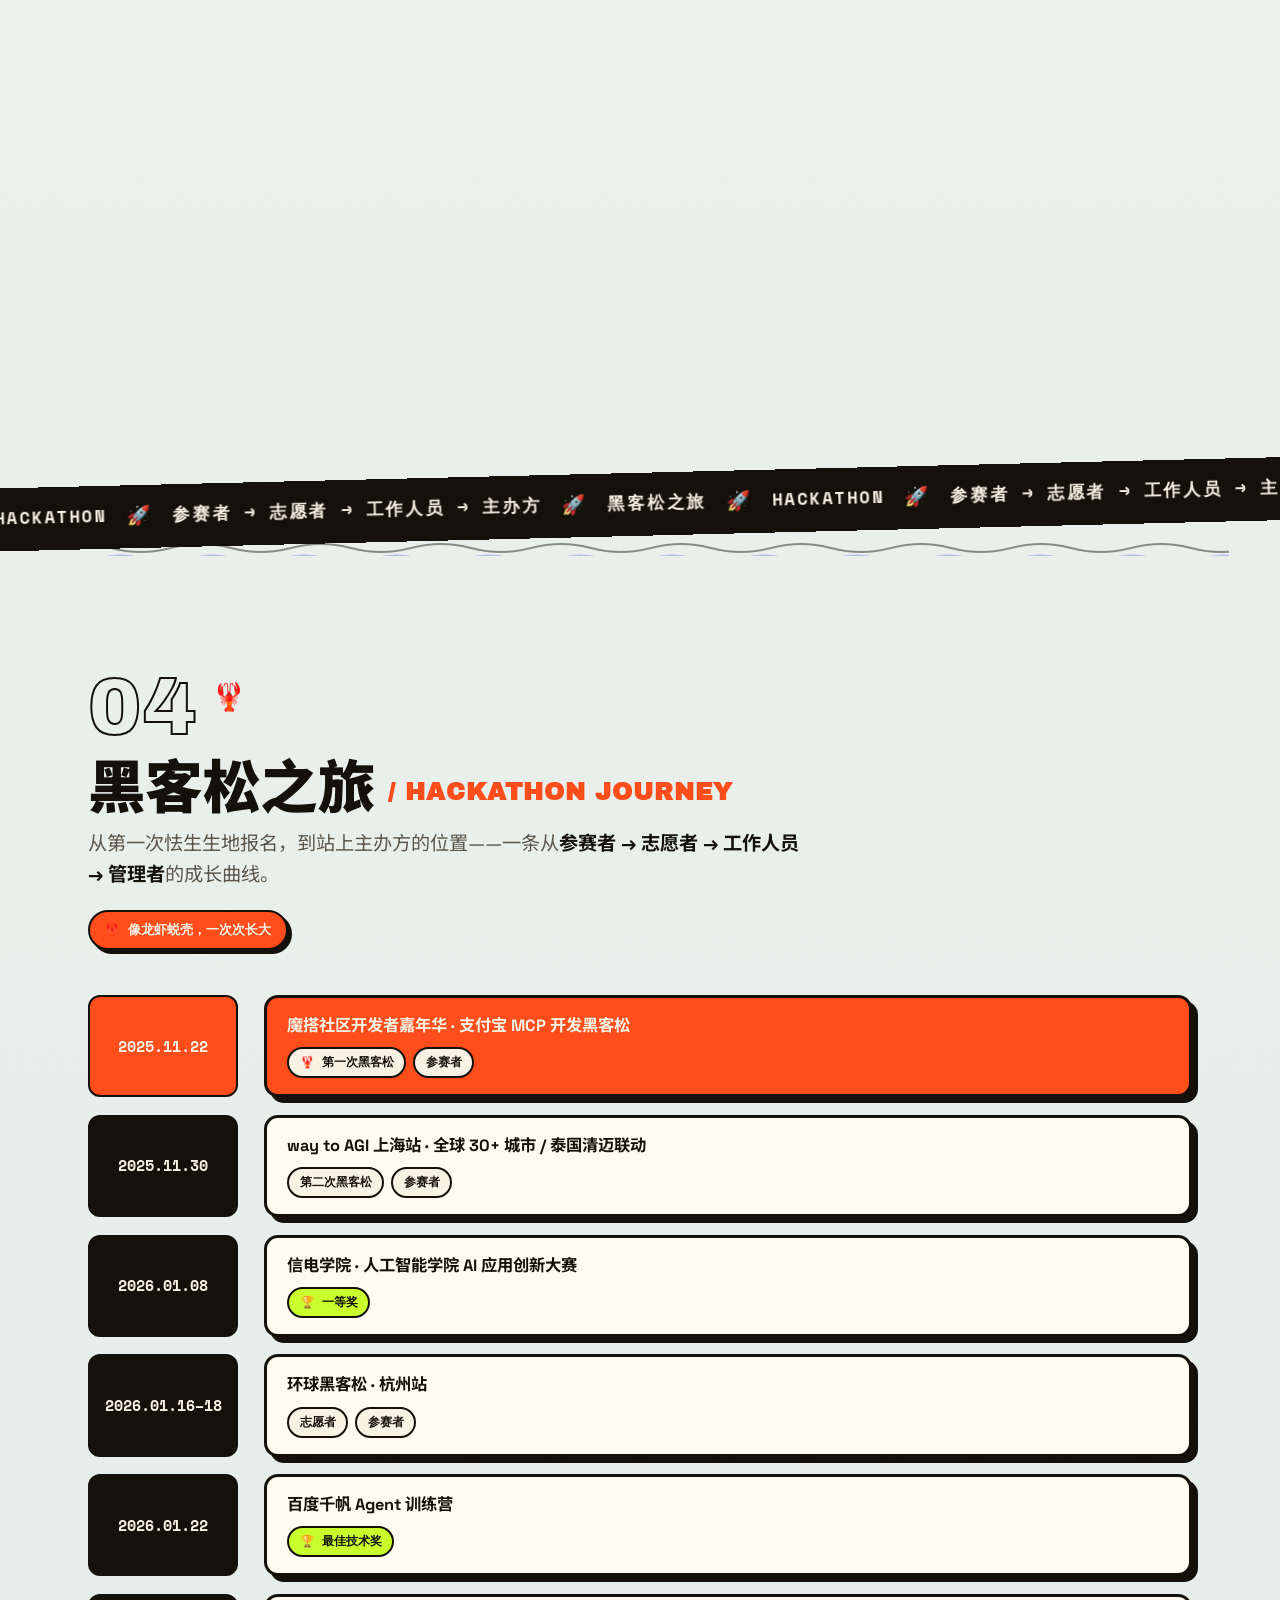
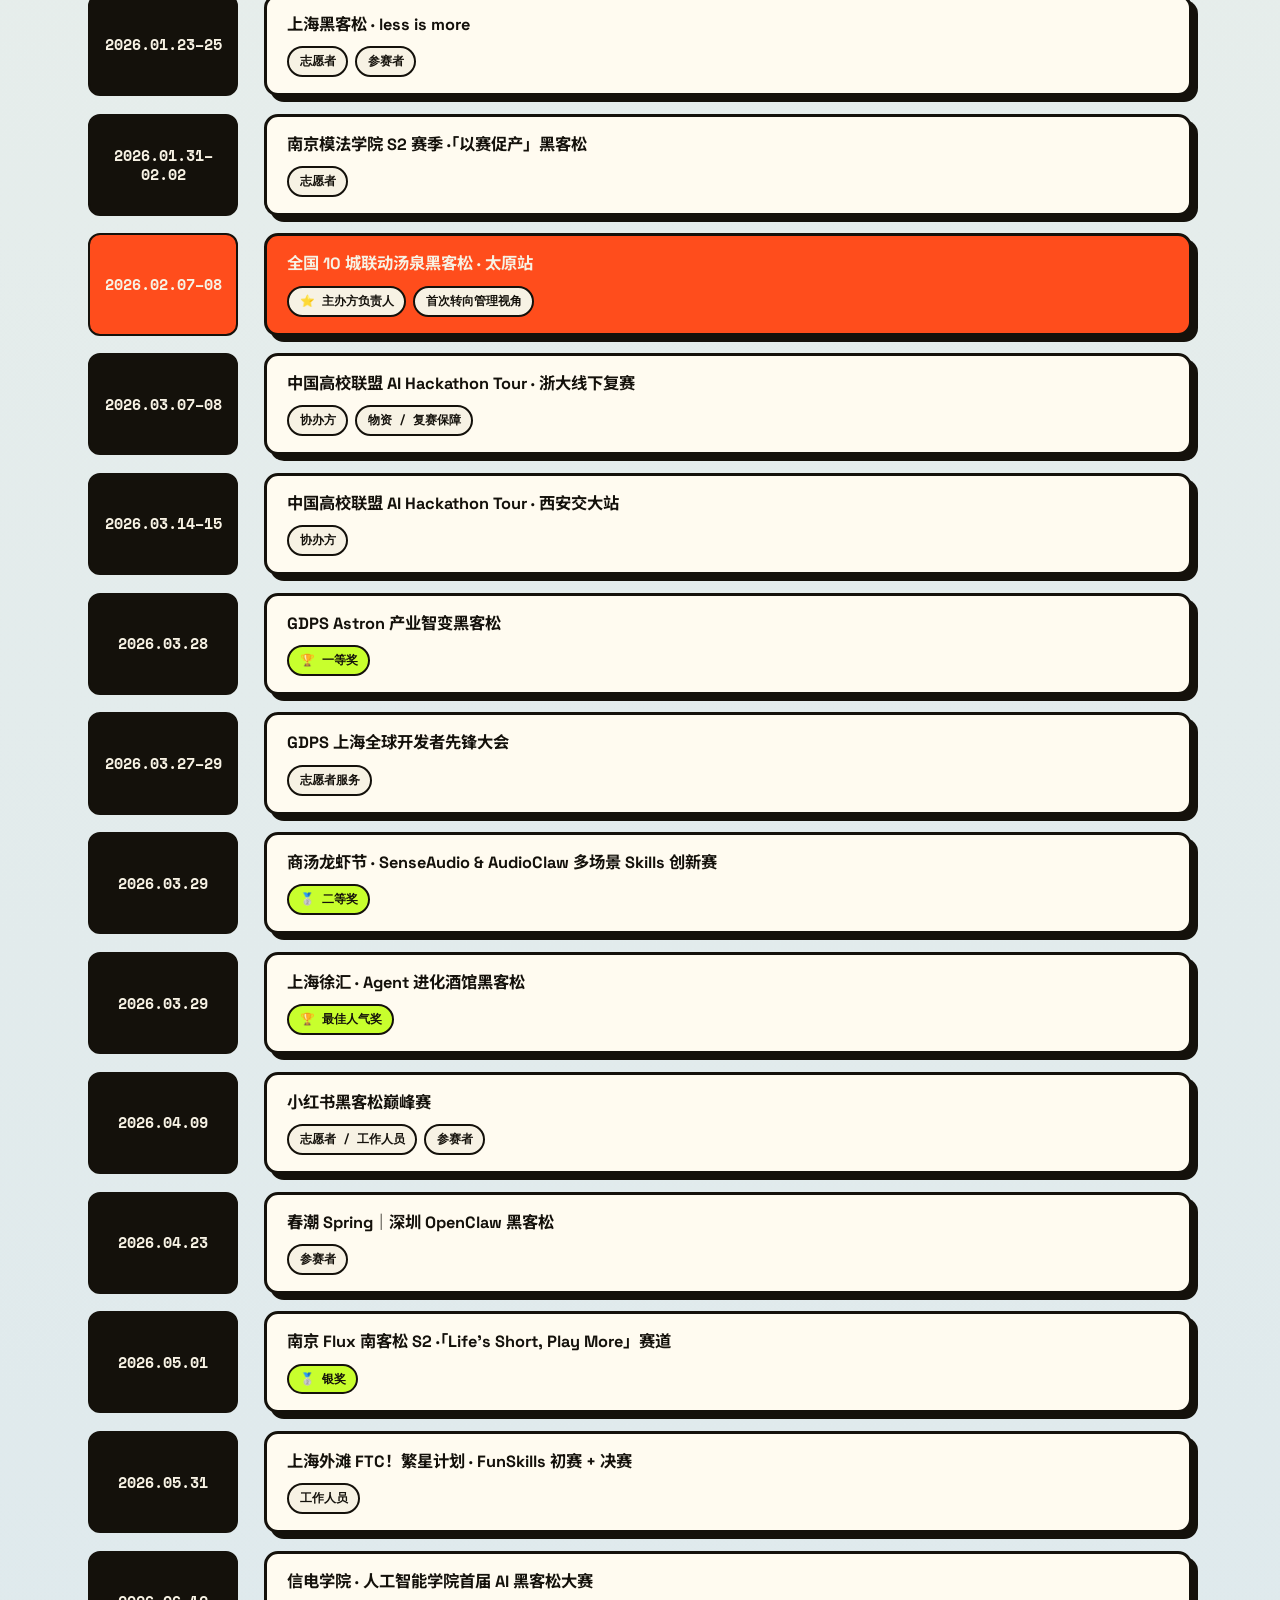
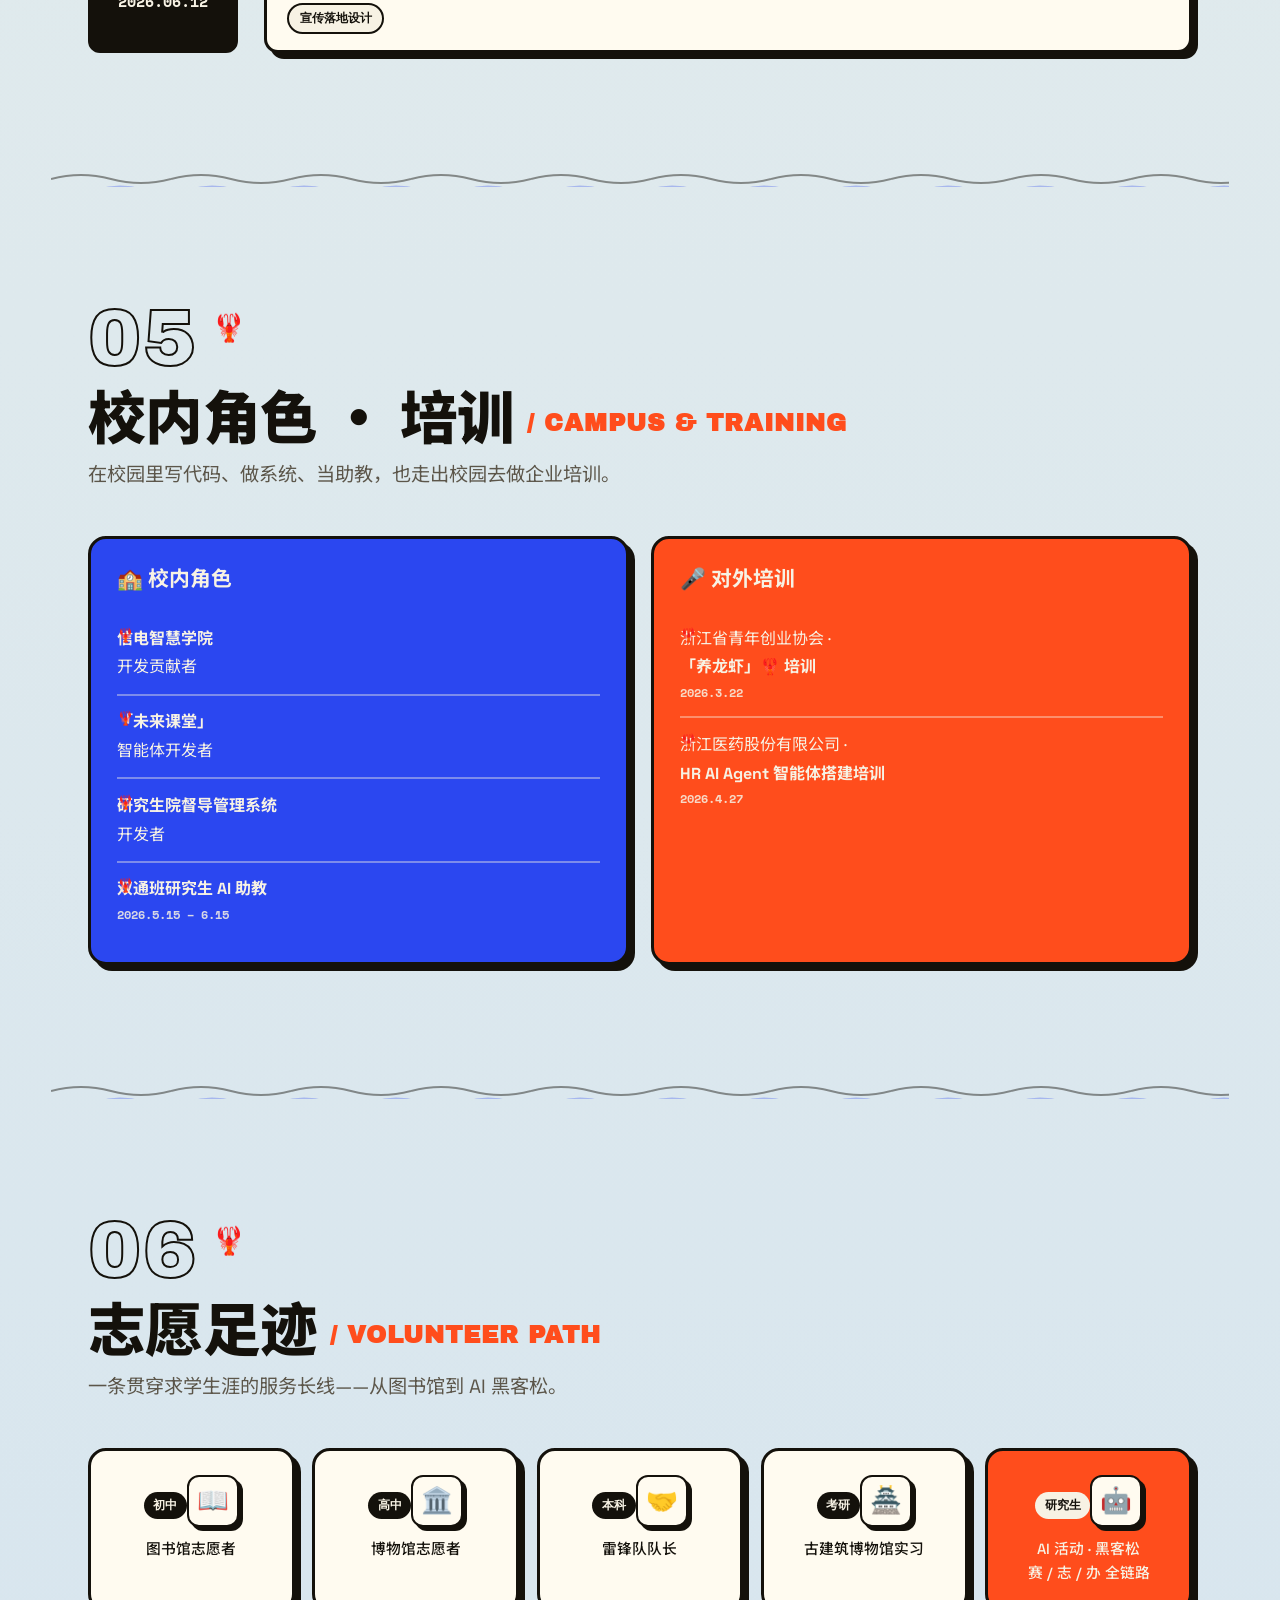
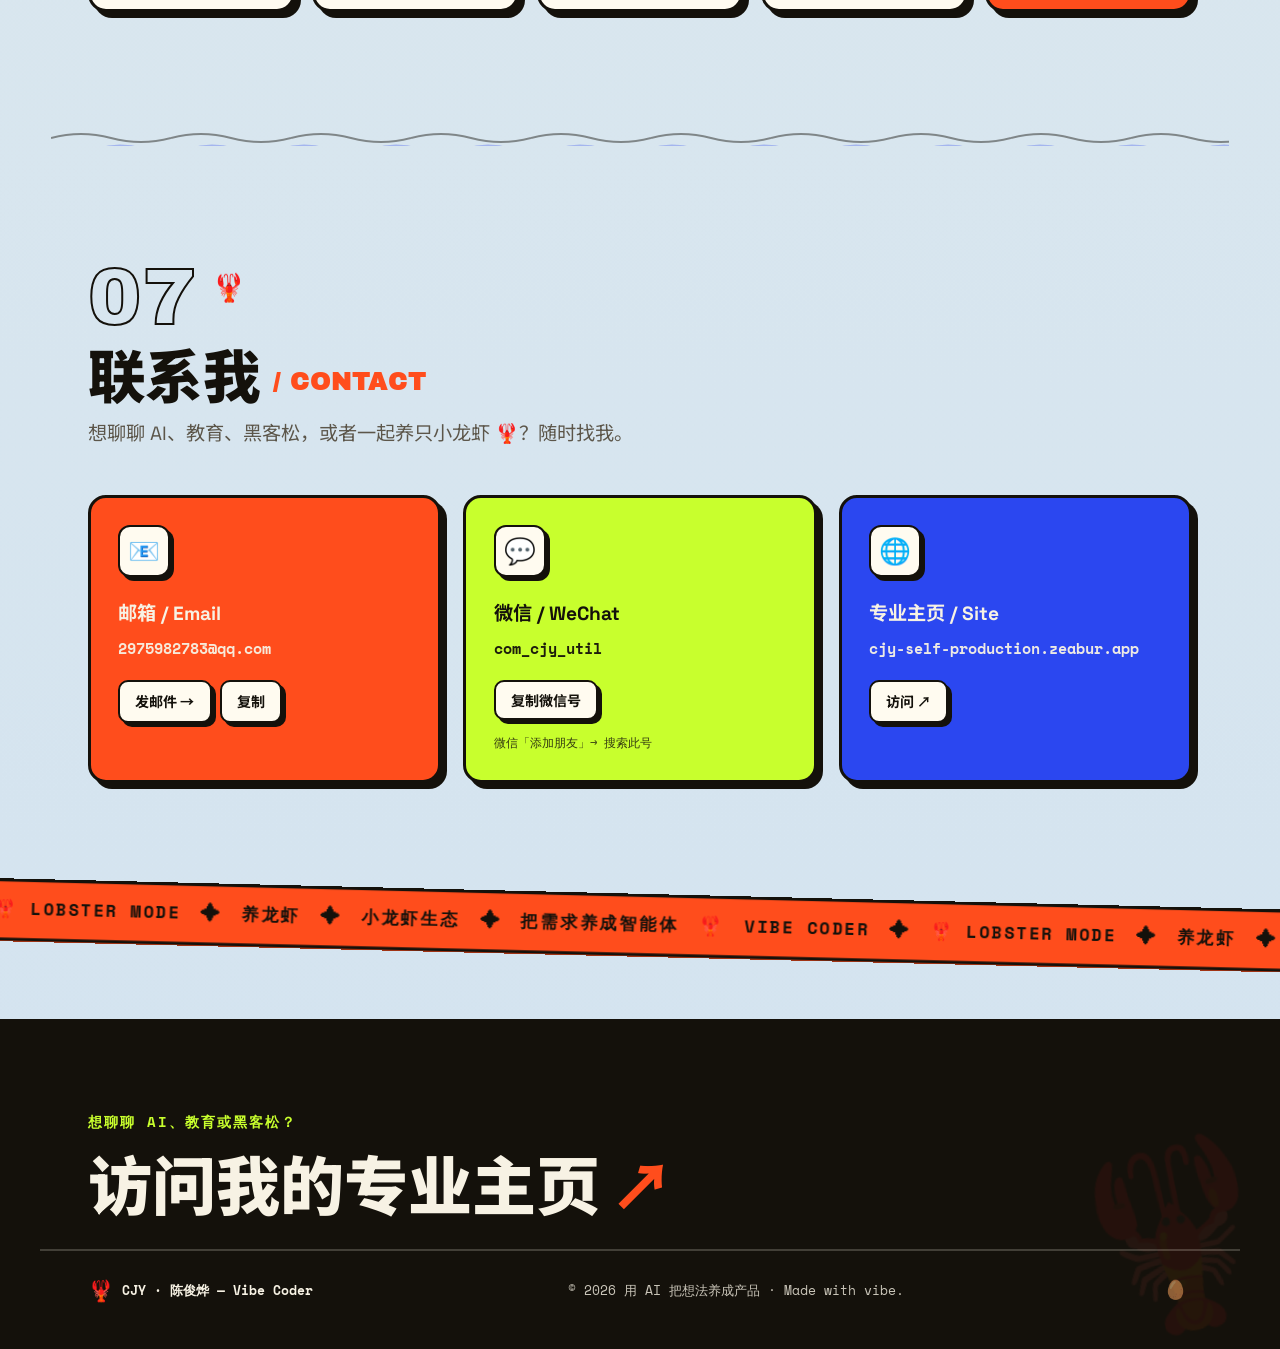
<file: public/index.html>
<!DOCTYPE html>
<html lang="zh-CN">
<head>
  <meta charset="UTF-8" />
  <meta name="viewport" content="width=device-width, initial-scale=1.0" />
  <title>CJY 陈俊烨 · VIBE CODER | AI 教育 × 多模态 × 未来课堂</title>
  <meta name="description" content="陈俊烨 (CJY) — Vibe Coder。专注 AI 教育系统数字化、未来课堂探索与 AI 多模态。浙江工商大学信电人工智能学院研究生，AI 黑客松全链路参与者。" />
  <meta name="author" content="陈俊烨 CJY" />
  <meta name="theme-color" content="#F7F2E4" />

  <link rel="canonical" href="https://cjy-self-production.zeabur.app/" />

  <meta property="og:type" content="website" />
  <meta property="og:site_name" content="CJY · 陈俊烨" />
  <meta property="og:locale" content="zh_CN" />
  <meta property="og:title" content="CJY 陈俊烨 · VIBE CODER" />
  <meta property="og:description" content="AI 教育系统数字化 · 未来课堂探索 · AI 多模态 🦞" />
  <meta property="og:url" content="https://cjy-self-production.zeabur.app/" />
  <meta property="og:image" content="https://cjy-self-production.zeabur.app/og.png" />
  <meta property="og:image:width" content="1200" />
  <meta property="og:image:height" content="630" />
  <meta property="og:image:alt" content="CJY 陈俊烨 · Vibe Coder · AI 教育 × 多模态 × 未来课堂 🦞" />
  <meta name="twitter:card" content="summary_large_image" />
  <meta name="twitter:title" content="CJY 陈俊烨 · VIBE CODER" />
  <meta name="twitter:description" content="AI 教育系统数字化 · 未来课堂探索 · AI 多模态 🦞" />
  <meta name="twitter:image" content="https://cjy-self-production.zeabur.app/og.png" />

  <link rel="icon" href="data:image/svg+xml,<svg xmlns=%22http://www.w3.org/2000/svg%22 viewBox=%220 0 100 100%22><text y=%22.9em%22 font-size=%2290%22>🦞</text></svg>" />
  <link rel="apple-touch-icon" href="/apple-touch-icon.png" />
  <link rel="manifest" href="/site.webmanifest" />

  <script type="application/ld+json">
  {
    "@context": "https://schema.org",
    "@type": "Person",
    "name": "陈俊烨",
    "alternateName": "CJY",
    "url": "https://cjy-self-production.zeabur.app/",
    "image": "https://cjy-self-production.zeabur.app/og.png",
    "jobTitle": "Vibe Coder",
    "email": "2975982783@qq.com",
    "description": "专注 AI 教育系统数字化、未来课堂探索与 AI 多模态的 Vibe Coder。",
    "knowsAbout": ["AI 教育", "AI Agent", "多模态", "数字孪生", "未来课堂", "全栈开发", "黑客松"],
    "affiliation": { "@type": "CollegeOrUniversity", "name": "浙江工商大学 信电人工智能学院" },
    "alumniOf": { "@type": "CollegeOrUniversity", "name": "浙江工商大学" }
  }
  </script>

  <link rel="preconnect" href="https://fonts.googleapis.com" />
  <link rel="preconnect" href="https://fonts.gstatic.com" crossorigin />
  <link href="https://fonts.googleapis.com/css2?family=Archivo+Black&family=Space+Grotesk:wght@400;500;600;700&family=Noto+Sans+SC:wght@400;500;700;900&family=Space+Mono:wght@400;700&display=swap" rel="stylesheet" />

  <link rel="stylesheet" href="styles.css" />
</head>
<body>
  <a class="skip-link" href="#top">跳到主要内容</a>

  <noscript>
    <div style="position:fixed;inset:0;z-index:9999;display:grid;place-items:center;background:#F7F2E4;font-family:system-ui,sans-serif;text-align:center;padding:2rem">
      <div>
        <div style="font-size:4rem">🦞</div>
        <h1 style="font-size:1.6rem;font-weight:900;margin:.8rem 0 .4rem;color:#14110B">CJY · 陈俊烨</h1>
        <p style="color:#5C564A;max-width:360px">此页面需要 JavaScript · Please enable JavaScript to view this site.</p>
      </div>
    </div>
  </noscript>

  <!-- intro splash (once per session, skippable) -->
  <div class="intro" id="intro" aria-hidden="true">
    <div class="intro__stage">
      <div class="intro__mark">
        <span class="intro__cjy">CJY</span>
        <span class="intro__lob" aria-hidden="true">🦞</span>
      </div>
      <div class="intro__tag">VIBE&nbsp;CODER · 陈俊烨</div>
      <div class="intro__load">
        <div class="intro__track"><span class="intro__fill" id="introFill"></span></div>
        <div class="intro__meta">
          <span class="intro__status">下潜中 · DIVING IN</span>
          <span class="intro__pct" id="introPct">0%</span>
        </div>
      </div>
    </div>
    <div class="intro__skip">点击任意处跳过 · TAP TO SKIP</div>
  </div>

  <div class="scroll-progress" id="scrollProgress"></div>
  <span class="scroll-lob" id="scrollLob" aria-hidden="true">🦞</span>
  <div class="bg-grid" aria-hidden="true"></div>
  <div class="ambient" id="ambient" aria-hidden="true"></div>
  <div class="seabed" id="seabed" aria-hidden="true"></div>
  <div class="critters" id="critters" aria-hidden="true"></div>
  <span class="deco deco--star" aria-hidden="true">✦</span>
  <span class="deco deco--lobster" aria-hidden="true">🦞</span>
  <span class="deco deco--lobster2" aria-hidden="true">🦞</span>

  <!-- ===== top ticker ===== -->
  <div class="ticker ticker--top" aria-hidden="true">
    <div class="ticker__track">
      <span>VIBE CODER</span><b>✦</b><span>AI 教育数字化</span><b>✦</b><span>未来课堂</span><b>✦</b><span>AI 多模态</span><b>🦞</b><span>小龙虾生态</span><b>✦</b><span>HACKATHON 全链路</span><b>✦</b>
      <span>VIBE CODER</span><b>✦</b><span>AI 教育数字化</span><b>✦</b><span>未来课堂</span><b>✦</b><span>AI 多模态</span><b>🦞</b><span>小龙虾生态</span><b>✦</b><span>HACKATHON 全链路</span><b>✦</b>
    </div>
  </div>

  <!-- ===== nav ===== -->
  <header class="nav" id="nav">
    <a href="#top" class="nav__brand">
      <span class="nav__logo">🦞</span>
      <span class="nav__name">CJY<em>陈俊烨</em></span>
    </a>
    <nav class="nav__links" id="navLinks">
      <a href="#about">关于</a>
      <a href="#lobster">小龙虾</a>
      <a href="#projects">作品</a>
      <a href="#journey">黑客松</a>
      <a href="#campus">校内·培训</a>
      <a href="#volunteer">志愿</a>
      <a href="#contact">联系</a>
    </nav>
    <a class="nav__cta" href="https://cjy-self-production.zeabur.app" target="_blank" rel="noopener">专业主页 ↗</a>
    <button class="nav__burger" id="navBurger" aria-label="菜单" aria-expanded="false"><span></span><span></span><span></span></button>
  </header>

  <main id="top">
    <!-- ============ HERO ============ -->
    <section class="hero" id="hero">
      <span class="hero__biglob" aria-hidden="true">🦞</span>
      <button class="hero__bait" type="button" aria-label="投喂小龙虾">🍤<span class="hero__bait-txt">投喂小龙虾</span></button>
      <span class="badge badge--eyebrow reveal" data-reveal>● 浙江工商大学 · 信电人工智能学院 · 研究生</span>

      <h1 class="hero__title">
        <span class="hero__hi reveal" data-reveal>你好，我是 / HELLO, I'M</span>
        <span class="hero__giant reveal" data-reveal>CJY</span>
        <span class="hero__cn reveal" data-reveal><mark>陈俊烨</mark></span>
      </h1>

      <p class="hero__role reveal" data-reveal>
        一名 <span class="hero__role-hl"><span id="roleRotate" aria-live="polite"></span></span>
      </p>

      <p class="hero__tagline reveal" data-reveal>
        用 AI 重新想象「教与学」——
        <b>AI 教育系统数字化</b> · <b>未来课堂探索</b> · <b>AI 多模态</b>。
        从想法到上线，把工程做扎实，把体验做有趣。
      </p>

      <ul class="hero__facts reveal" data-reveal>
        <li>📍 杭州 · 浙江工商大学</li>
        <li>🟢 开放：黑客松 / 合作 / 交流</li>
        <li>🦞 在养一窝 AI 小龙虾</li>
      </ul>

      <div class="hero__actions reveal" data-reveal>
        <a class="btn btn--red" href="#projects">看看我的作品 →</a>
        <a class="btn btn--blue" href="#journey">黑客松之旅 🚀</a>
      </div>

      <ul class="hero__stats">
        <li class="stat stat--red reveal" data-reveal><strong class="counter" data-target="19" data-suffix="+">0</strong><span>黑客松 / 活动</span></li>
        <li class="stat stat--blue reveal" data-reveal><strong class="counter" data-target="6" data-suffix="+">0</strong><span>获奖 / 荣誉</span></li>
        <li class="stat stat--lime reveal" data-reveal><strong class="counter" data-target="8" data-suffix="+">0</strong><span>上线项目</span></li>
        <li class="stat stat--ink reveal" data-reveal><strong>全链路</strong><span>赛 · 志 · 办</span></li>
      </ul>

      <!-- right-side lobster atmosphere · hand-drawn line doodles -->
      <div class="hero__deco" aria-hidden="true">
        <!-- rotating seal / 印章徽章 -->
        <div class="seal">
          <svg viewBox="0 0 200 200" class="seal__svg">
            <defs>
              <path id="sealPath" d="M100,100 m-72,0 a72,72 0 1,1 144,0 a72,72 0 1,1 -144,0" />
            </defs>
            <circle cx="100" cy="100" r="92" class="seal__ring" />
            <circle cx="100" cy="100" r="80" class="seal__ring seal__ring--thin" />
            <text class="seal__text">
              <textPath href="#sealPath" startOffset="0">
                VIBE CODER ✦ AI EDUCATION ✦ MULTIMODAL ✦ FUTURE CLASSROOM ✦&nbsp;
              </textPath>
            </text>
          </svg>
          <span class="seal__center">🦞</span>
        </div>

        <!-- handwritten note pointing at the name -->
        <span class="doodle doodle--note">就是我 👈</span>

        <!-- accents -->
        <svg class="doodle doodle--spark1" viewBox="0 0 40 40"><path d="M20 0 C22 13 27 18 40 20 C27 22 22 27 20 40 C18 27 13 22 0 20 C13 18 18 13 20 0Z"/></svg>
        <svg class="doodle doodle--spark2" viewBox="0 0 40 40"><path d="M20 0 C22 13 27 18 40 20 C27 22 22 27 20 40 C18 27 13 22 0 20 C13 18 18 13 20 0Z"/></svg>
        <svg class="doodle doodle--spark3" viewBox="0 0 40 40"><path d="M20 0 C22 13 27 18 40 20 C27 22 22 27 20 40 C18 27 13 22 0 20 C13 18 18 13 20 0Z"/></svg>
        <svg class="doodle doodle--arrow" viewBox="0 0 90 60"><g fill="none" stroke="currentColor" stroke-width="3" stroke-linecap="round" stroke-linejoin="round"><path d="M86 8 C60 2 22 6 6 34"/><path d="M6 34 L4 18 M6 34 L22 38"/></g></svg>
        <svg class="doodle doodle--wave" viewBox="0 0 120 24"><path d="M2 14 Q17 -2 32 12 T62 12 T92 12 T118 12" fill="none" stroke="currentColor" stroke-width="3" stroke-linecap="round"/></svg>
        <svg class="doodle doodle--swirl" viewBox="0 0 50 50"><path d="M25 25 a5 5 0 1 1 -5 5 a11 11 0 1 0 11 -11 a17 17 0 1 0 -17 17" fill="none" stroke="currentColor" stroke-width="2.6" stroke-linecap="round"/></svg>
        <svg class="doodle doodle--ring" viewBox="0 0 60 60"><circle cx="30" cy="30" r="26" fill="none" stroke="currentColor" stroke-width="2.5" stroke-dasharray="3 8" stroke-linecap="round"/></svg>

        <!-- bottom-right cluster -->
        <div class="doodle doodle--code">
          <span class="codecard__dots"><i></i><i></i><i></i></span>
<pre><span class="ck">while</span> (清醒) {
  学习(); 做产品();
  <span class="cf">养龙虾</span>(🦞);
}</pre>
        </div>
        <span class="doodle doodle--sticker">🦞 养虾 ing…</span>
        <span class="doodle doodle--lobmini">🦞</span>
        <svg class="doodle doodle--spark4" viewBox="0 0 40 40"><path d="M20 0 C22 13 27 18 40 20 C27 22 22 27 20 40 C18 27 13 22 0 20 C13 18 18 13 20 0Z"/></svg>
      </div>
    </section>


    <!-- ===== ticker divider ===== -->
    <div class="ticker ticker--band ticker--reverse" aria-hidden="true">
      <div class="ticker__track">
        <span>关于我</span><b>★</b><span>ABOUT</span><b>★</b><span>VIBE CODER</span><b>★</b><span>全栈 + AI</span><b>★</b>
        <span>关于我</span><b>★</b><span>ABOUT</span><b>★</b><span>VIBE CODER</span><b>★</b><span>全栈 + AI</span><b>★</b>
      </div>
    </div>

    <!-- ============ ABOUT ============ -->
    <section class="section about" id="about">
      <div class="section__head">
        <span class="section__num reveal" data-reveal>01</span>
        <h2 class="section__title reveal" data-reveal>关于我 <span>/ ABOUT</span></h2>
      </div>

      <div class="about__grid">
        <article class="panel about__intro reveal" data-reveal>
          <p>我是 <b>陈俊烨（CJY）</b>，一名 <mark>Vibe Coder</mark>。从软件工程的<b>基础编程与大数据</b>，到 Web 前后端、Java 开发，再到深耕 <b>AI 教育系统数字化</b>——我喜欢把抽象的想法，快速变成能跑、能用、能上线的产品。</p>
          <p>在浙江工商大学信电人工智能学院，我把课堂、智能体、数字孪生与多模态串成一条线：让 AI 不只是 demo，而是真正走进<b>未来课堂</b>，走进真实的业务场景。</p>
          <div class="chips">
            <span>＃ Vibe Coding</span><span>＃ AI Agent</span><span>＃ 多模态</span>
            <span>＃ 数字孪生</span><span>＃ 教育数字化</span><span>＃ 全栈</span>
          </div>
        </article>

        <div class="about__cards">
          <article class="panel card--lime reveal" data-reveal><span class="card__emoji">🎓</span><h3>教育背景</h3><p><b>本科</b> · 软件工程（基础编程 + 大数据）<br/>Web 前后端 · Java 编程</p><p><b>研究生</b> · 浙江工商大学<br/>信电人工智能学院</p></article>
          <article class="panel card--blue reveal" data-reveal><span class="card__emoji">🧭</span><h3>专注方向</h3><p>AI 教育系统数字化</p><p>未来课堂探索</p><p>AI 多模态应用</p></article>
          <article class="panel card--red reveal" data-reveal><span class="card__emoji">⚡</span><h3>我的方式</h3><p>从想法到上线，快速验证</p><p>赛事 · 志愿 · 主办全链路</p><p>工程扎实，体验有趣</p></article>
        </div>
      </div>
    </section>

    <!-- ============ LOBSTER ============ -->
    <section class="section lobster" id="lobster">
      <div class="lobster__panel">
        <div class="godrays" aria-hidden="true">
          <i style="--x:14%;--w:70px;--sk:-18deg;--o:.15;--rd:9s;--rdl:0s"></i>
          <i style="--x:39%;--w:120px;--sk:-13deg;--o:.10;--rd:11s;--rdl:-3s"></i>
          <i style="--x:63%;--w:80px;--sk:-21deg;--o:.14;--rd:8.5s;--rdl:-1.5s"></i>
          <i style="--x:86%;--w:130px;--sk:-15deg;--o:.09;--rd:12s;--rdl:-5s"></i>
        </div>
        <div class="bubbles" id="lobBubbles" aria-hidden="true"></div>
        <div class="flora" id="lobFlora" aria-hidden="true"></div>
        <div class="section__head section__head--light">
          <span class="section__num section__num--light reveal" data-reveal>02</span>
          <h2 class="section__title section__title--light reveal" data-reveal>小龙虾生态 <span>/ LOBSTER AGENTS</span> 🦞</h2>
          <p class="lobster__lead reveal" data-reveal>与<b>诸葛导师</b>一起探索的「小龙虾课程」——把一只只 AI 智能体接入真实场景，让课程长出生产力。</p>
          <span class="badge lob-hatch reveal" data-reveal>🦞 已养成 4 只 · 持续孵化中…</span>
        </div>

        <div class="lobflow reveal" data-reveal>
          <span class="lobflow__step">🔍 发现真实需求</span>
          <span class="lobflow__arr">→</span>
          <span class="lobflow__step">🦞 养成一只智能体</span>
          <span class="lobflow__arr">→</span>
          <span class="lobflow__step">🚀 上线见生产力</span>
        </div>

        <div class="lobster__grid">
          <article class="panel lcard reveal" data-reveal><div class="lcard__no">虾 01</div><span class="card__emoji">📅</span><h3>会议室预约虾</h3><p>智能体接管会议室排期，预约、提醒、冲突检测一气呵成。</p><a class="lcard__link" href="https://meetroomshrimp-gvfhrxz8.manus.space" target="_blank" rel="noopener">在线体验 ↗</a></article>
          <article class="panel lcard reveal" data-reveal><div class="lcard__no">虾 02</div><span class="card__emoji">💼</span><h3>智慧就业虾</h3><p>面向学生的就业助手，简历、岗位与成长路径的智能陪伴。</p><span class="lcard__tag">课程探索</span></article>
          <article class="panel lcard reveal" data-reveal><div class="lcard__no">虾 03</div><span class="card__emoji">📚</span><h3>图书馆管理虾</h3><p>把图书馆的检索、借阅与服务，交给会聊天的智能体。</p><span class="lcard__tag">课程探索</span></article>
          <article class="panel lcard reveal" data-reveal><div class="lcard__no">虾 04</div><span class="card__emoji">♟️</span><h3>象棋指导虾</h3><p>多模态对弈陪练，边走边讲解，让 AI 成为棋艺老师。</p><span class="lcard__tag">课程探索</span></article>
        </div>

        <p class="lobster__note reveal" data-reveal>🦞 「小龙虾」不只是一个可爱的名字——它是一种方法论：把每一个真实需求，养成一只能干活的智能体。</p>
      </div>
    </section>

    <!-- ============ PROJECTS ============ -->
    <section class="section projects" id="projects">
      <div class="section__head">
        <span class="section__num reveal" data-reveal>03</span>
        <h2 class="section__title reveal" data-reveal>项目作品 <span>/ PROJECTS</span></h2>
        <p class="section__sub reveal" data-reveal>从系统平台到数字孪生，每一个都已上线、可点击体验。</p>
      </div>
      <div class="projects__grid" id="projectsGrid"></div>
    </section>

    <!-- ===== ticker divider ===== -->
    <div class="ticker ticker--band" aria-hidden="true">
      <div class="ticker__track">
        <span>HACKATHON</span><b>🚀</b><span>参赛者 → 志愿者 → 工作人员 → 主办方</span><b>🚀</b><span>黑客松之旅</span><b>🚀</b>
        <span>HACKATHON</span><b>🚀</b><span>参赛者 → 志愿者 → 工作人员 → 主办方</span><b>🚀</b><span>黑客松之旅</span><b>🚀</b>
      </div>
    </div>

    <!-- ============ JOURNEY ============ -->
    <section class="section journey" id="journey">
      <div class="section__head">
        <span class="section__num reveal" data-reveal>04</span>
        <h2 class="section__title reveal" data-reveal>黑客松之旅 <span>/ HACKATHON JOURNEY</span></h2>
        <p class="section__sub reveal" data-reveal>从第一次怯生生地报名，到站上主办方的位置——一条从<b>参赛者 → 志愿者 → 工作人员 → 管理者</b>的成长曲线。</p>
        <span class="badge journey-badge reveal" data-reveal>🦞 像龙虾蜕壳，一次次长大</span>
      </div>
      <div class="timeline" id="timeline"></div>
    </section>

    <!-- ============ CAMPUS ============ -->
    <section class="section campus" id="campus">
      <div class="section__head">
        <span class="section__num reveal" data-reveal>05</span>
        <h2 class="section__title reveal" data-reveal>校内角色 · 培训 <span>/ CAMPUS &amp; TRAINING</span></h2>
        <p class="section__sub reveal" data-reveal>在校园里写代码、做系统、当助教，也走出校园去做企业培训。</p>
      </div>
      <div class="campus__cols">
        <div class="panel card--blue campus__col reveal" data-reveal>
          <h3 class="campus__col-title">🏫 校内角色</h3>
          <ul class="campus__list">
            <li><b>信电智慧学院</b> 开发贡献者</li>
            <li><b>「未来课堂」</b> 智能体开发者</li>
            <li><b>研究生院督导管理系统</b> 开发者</li>
            <li><b>双通班研究生 AI 助教</b><span class="campus__date">2026.5.15 – 6.15</span></li>
          </ul>
        </div>
        <div class="panel card--red campus__col reveal" data-reveal>
          <h3 class="campus__col-title">🎤 对外培训</h3>
          <ul class="campus__list">
            <li>浙江省青年创业协会 · <b>「养龙虾」🦞 培训</b><span class="campus__date">2026.3.22</span></li>
            <li>浙江医药股份有限公司 · <b>HR AI Agent 智能体搭建培训</b><span class="campus__date">2026.4.27</span></li>
          </ul>
        </div>
      </div>
    </section>

    <!-- ============ VOLUNTEER ============ -->
    <section class="section volunteer" id="volunteer">
      <div class="section__head">
        <span class="section__num reveal" data-reveal>06</span>
        <h2 class="section__title reveal" data-reveal>志愿足迹 <span>/ VOLUNTEER PATH</span></h2>
        <p class="section__sub reveal" data-reveal>一条贯穿求学生涯的服务长线——从图书馆到 AI 黑客松。</p>
      </div>
      <div class="vsteps">
        <div class="panel vstep reveal" data-reveal><span class="vstep__when">初中</span><span class="card__emoji">📖</span><p>图书馆志愿者</p></div>
        <div class="panel vstep reveal" data-reveal><span class="vstep__when">高中</span><span class="card__emoji">🏛️</span><p>博物馆志愿者</p></div>
        <div class="panel vstep reveal" data-reveal><span class="vstep__when">本科</span><span class="card__emoji">🤝</span><p>雷锋队队长</p></div>
        <div class="panel vstep reveal" data-reveal><span class="vstep__when">考研</span><span class="card__emoji">🏯</span><p>古建筑博物馆实习</p></div>
        <div class="panel vstep vstep--now reveal" data-reveal><span class="vstep__when">研究生</span><span class="card__emoji">🤖</span><p>AI 活动 · 黑客松<br/>赛 / 志 / 办 全链路</p></div>
      </div>
    </section>

    <!-- ============ CONTACT ============ -->
    <section class="section contact" id="contact">
      <div class="section__head">
        <span class="section__num reveal" data-reveal>07</span>
        <h2 class="section__title reveal" data-reveal>联系我 <span>/ CONTACT</span></h2>
        <p class="section__sub reveal" data-reveal>想聊聊 AI、教育、黑客松，或者一起养只小龙虾 🦞？随时找我。</p>
      </div>
      <div class="contact__grid">
        <div class="panel ccard card--red reveal" data-reveal>
          <span class="card__emoji">📧</span>
          <h3>邮箱 / Email</h3>
          <p class="ccard__val">2975982783@qq.com</p>
          <div class="ccard__acts">
            <a class="ccard__btn" href="mailto:2975982783@qq.com">发邮件 →</a>
            <button class="ccard__btn ccard__btn--ghost" type="button" data-copy="2975982783@qq.com">复制</button>
          </div>
        </div>
        <div class="panel ccard card--lime reveal" data-reveal>
          <span class="card__emoji">💬</span>
          <h3>微信 / WeChat</h3>
          <p class="ccard__val">com_cjy_util</p>
          <div class="ccard__acts">
            <button class="ccard__btn" type="button" data-copy="com_cjy_util">复制微信号</button>
          </div>
          <p class="ccard__hint">微信「添加朋友」→ 搜索此号</p>
        </div>
        <div class="panel ccard card--blue reveal" data-reveal>
          <span class="card__emoji">🌐</span>
          <h3>专业主页 / Site</h3>
          <p class="ccard__val">cjy-self-production<wbr>.zeabur.app</p>
          <div class="ccard__acts">
            <a class="ccard__btn" href="https://cjy-self-production.zeabur.app" target="_blank" rel="noopener">访问 ↗</a>
          </div>
        </div>
      </div>
    </section>
  </main>

  <!-- ===== lobster parade ===== -->
  <div class="ticker ticker--band ticker--reverse" aria-hidden="true">
    <div class="ticker__track">
      <span>🦞 LOBSTER MODE</span><b>✦</b><span>养龙虾</span><b>✦</b><span>小龙虾生态</span><b>✦</b><span>把需求养成智能体</span><b>🦞</b><span>VIBE CODER</span><b>✦</b>
      <span>🦞 LOBSTER MODE</span><b>✦</b><span>养龙虾</span><b>✦</b><span>小龙虾生态</span><b>✦</b><span>把需求养成智能体</span><b>🦞</b><span>VIBE CODER</span><b>✦</b>
    </div>
  </div>

  <!-- ============ FOOTER ============ -->
  <footer class="footer" id="footer">
    <span class="footer__lob" aria-hidden="true">🦞</span>
    <div class="footer__cta-wrap">
      <p class="footer__kicker">想聊聊 AI、教育或黑客松？</p>
      <a class="footer__big" href="https://cjy-self-production.zeabur.app" target="_blank" rel="noopener">访问我的专业主页 <span>↗</span></a>
    </div>
    <div class="footer__bar">
      <span class="footer__brand"><span class="footer__logo">🦞</span> CJY · 陈俊烨 — Vibe Coder</span>
      <span class="footer__copy">© <span id="year"></span> 用 AI 把想法养成产品 · Made with vibe.</span>
      <span class="egg-hint" id="eggHint"><button class="egg-hint__btn" type="button" aria-haspopup="true" aria-expanded="false" aria-label="隐藏的小龙虾彩蛋提示">🥚</button></span>
    </div>
  </footer>

  <script src="main.js" defer></script>
</body>
</html>
</file>
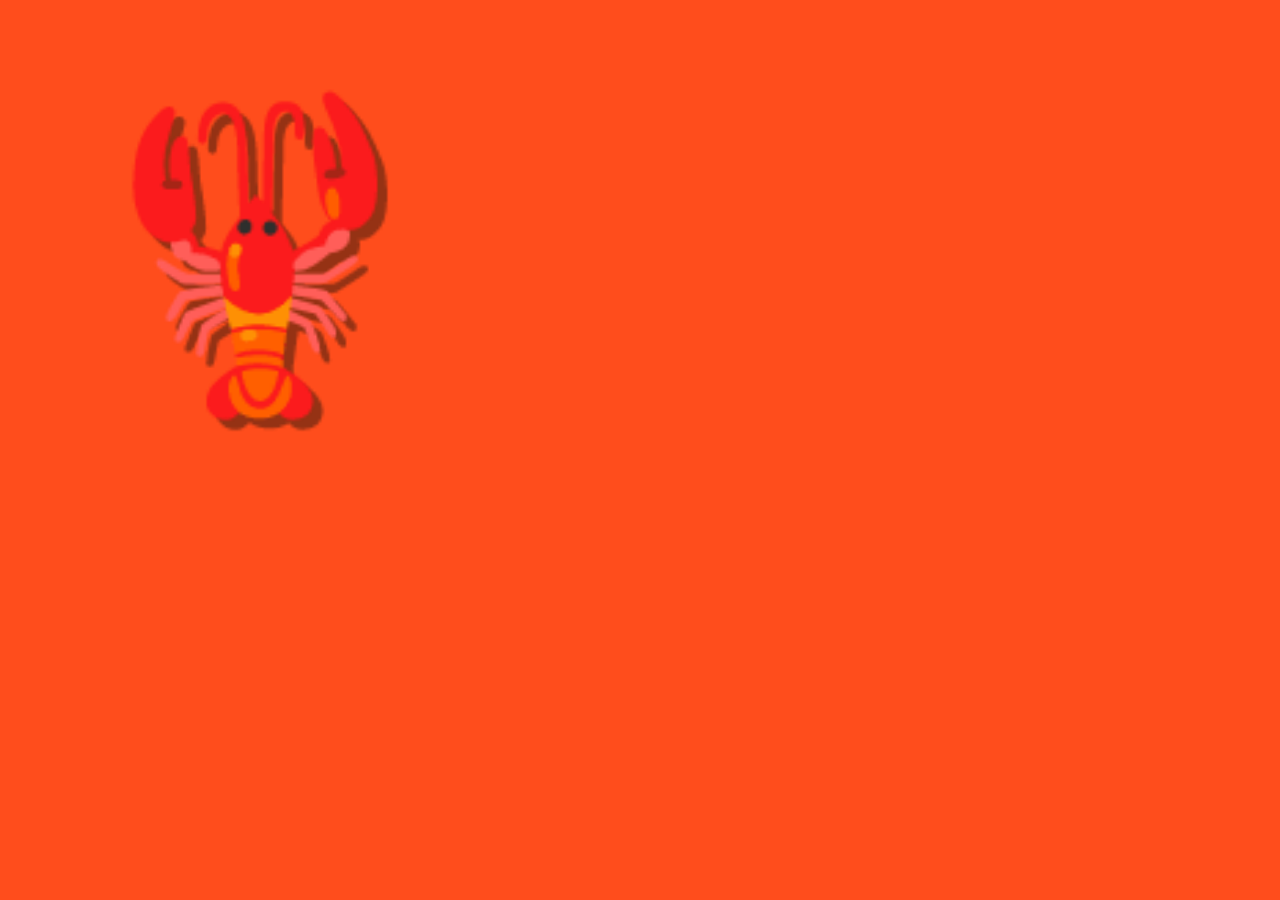
<file: tools/_icon.html>
<!doctype html><html><head><meta charset="utf-8"><style>
*{margin:0}html,body{width:512px;height:512px}
body{display:grid;place-items:center;background:#FF4D1C}
.l{font-size:300px;line-height:1;filter:drop-shadow(10px 10px 0 rgba(20,17,11,.45))}
</style></head><body><div class="l">🦞</div></body></html>
</file>
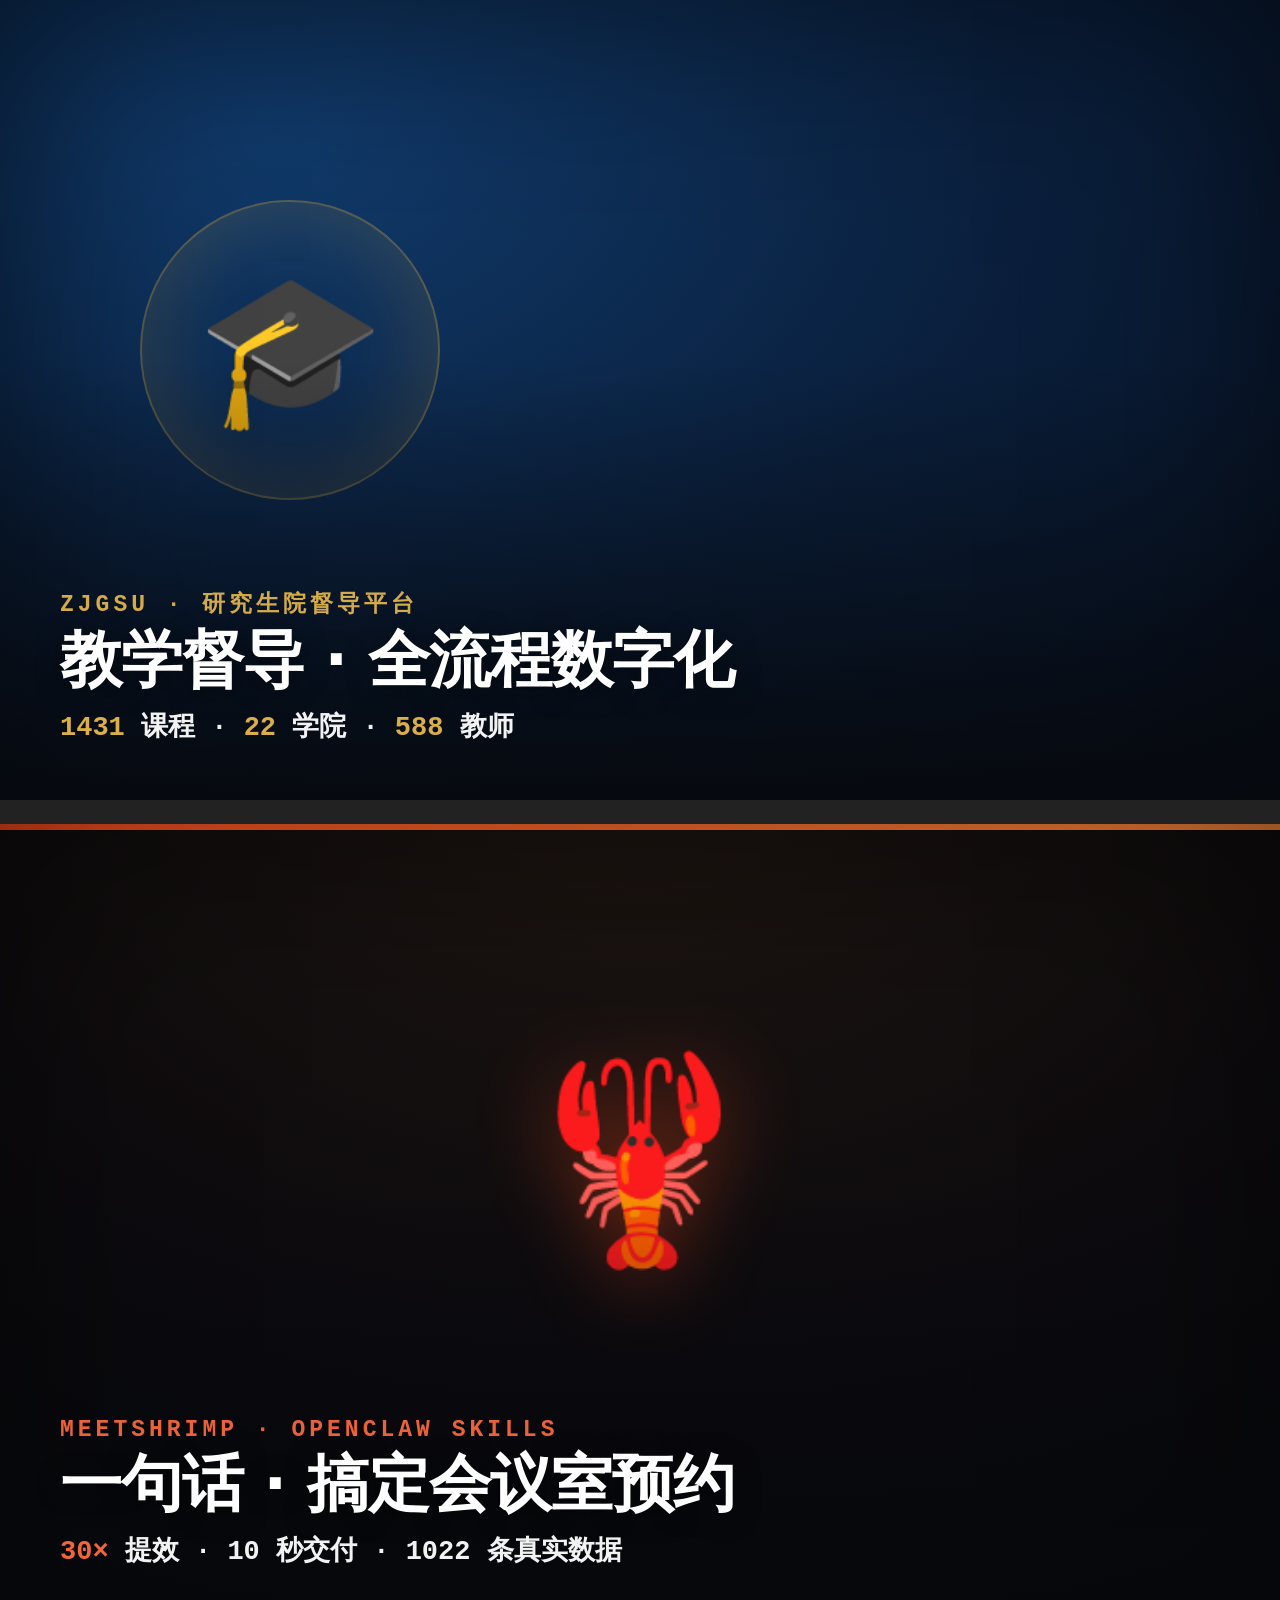
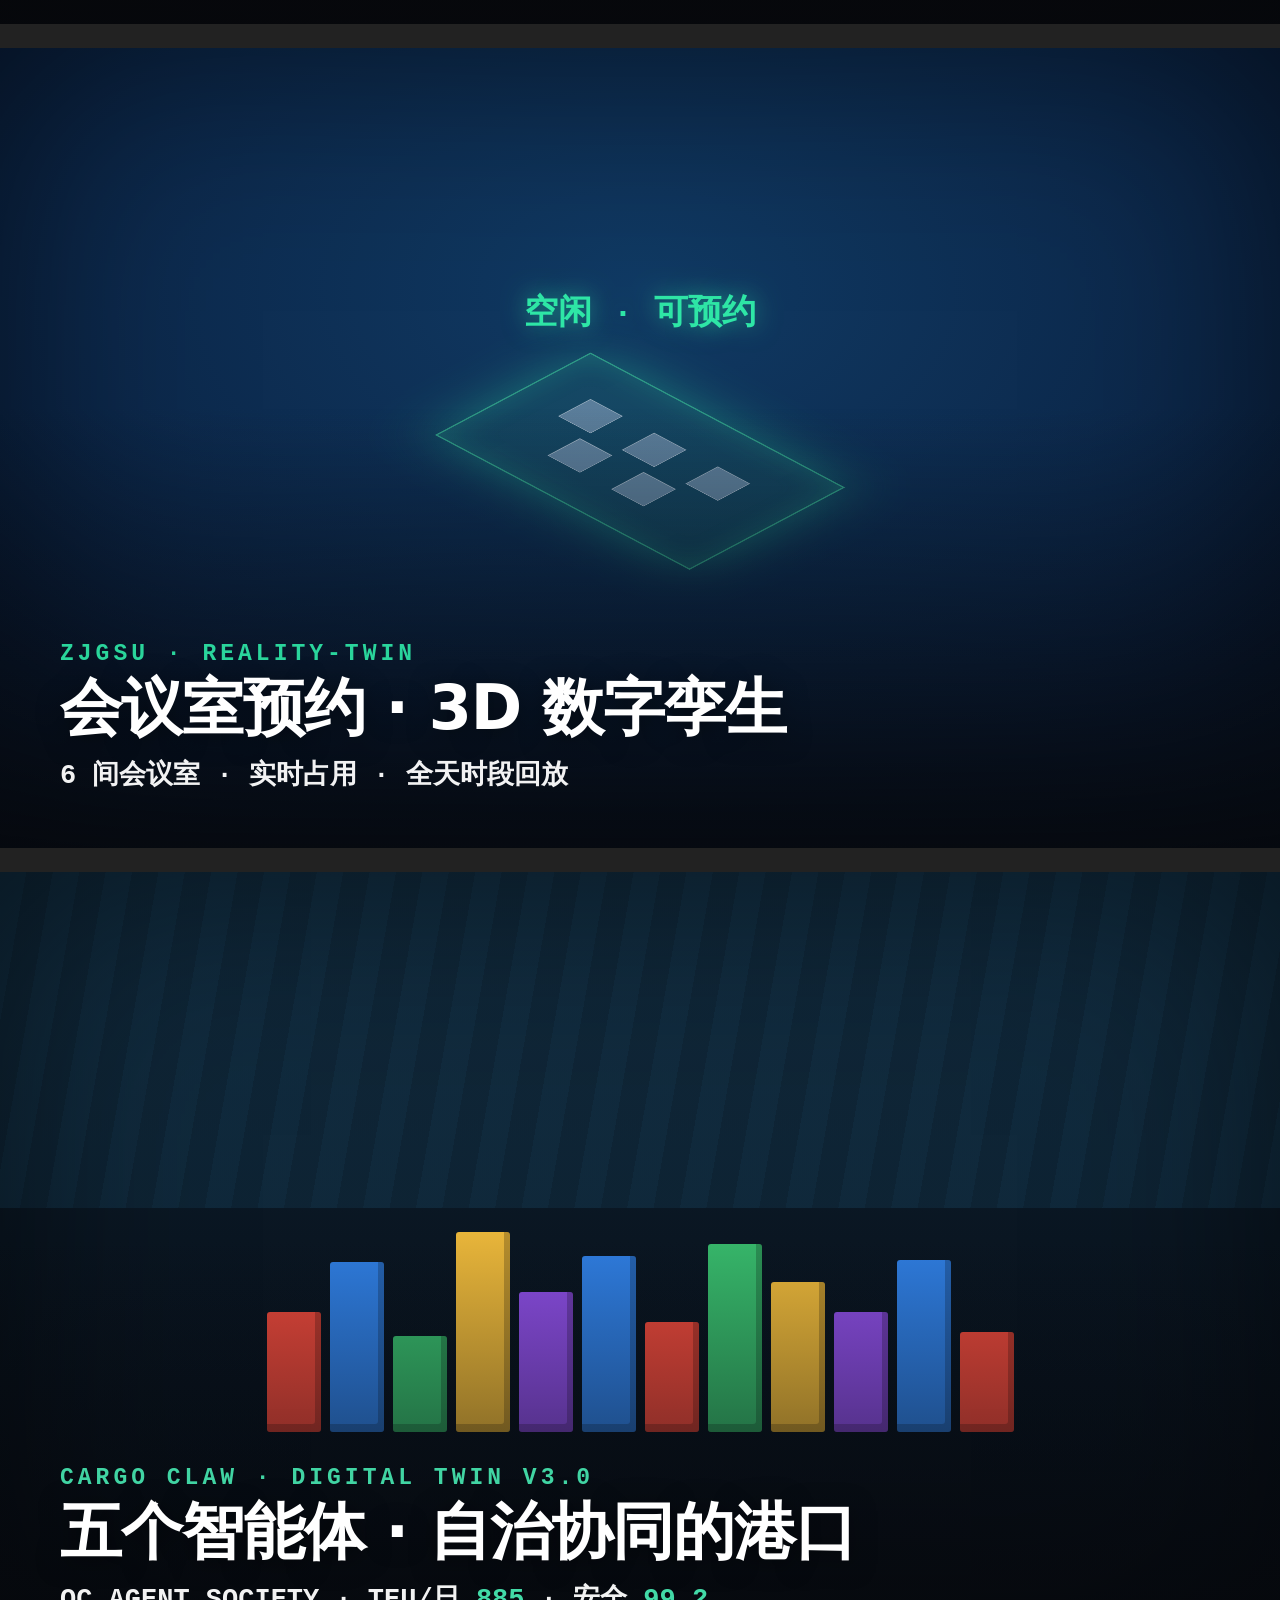
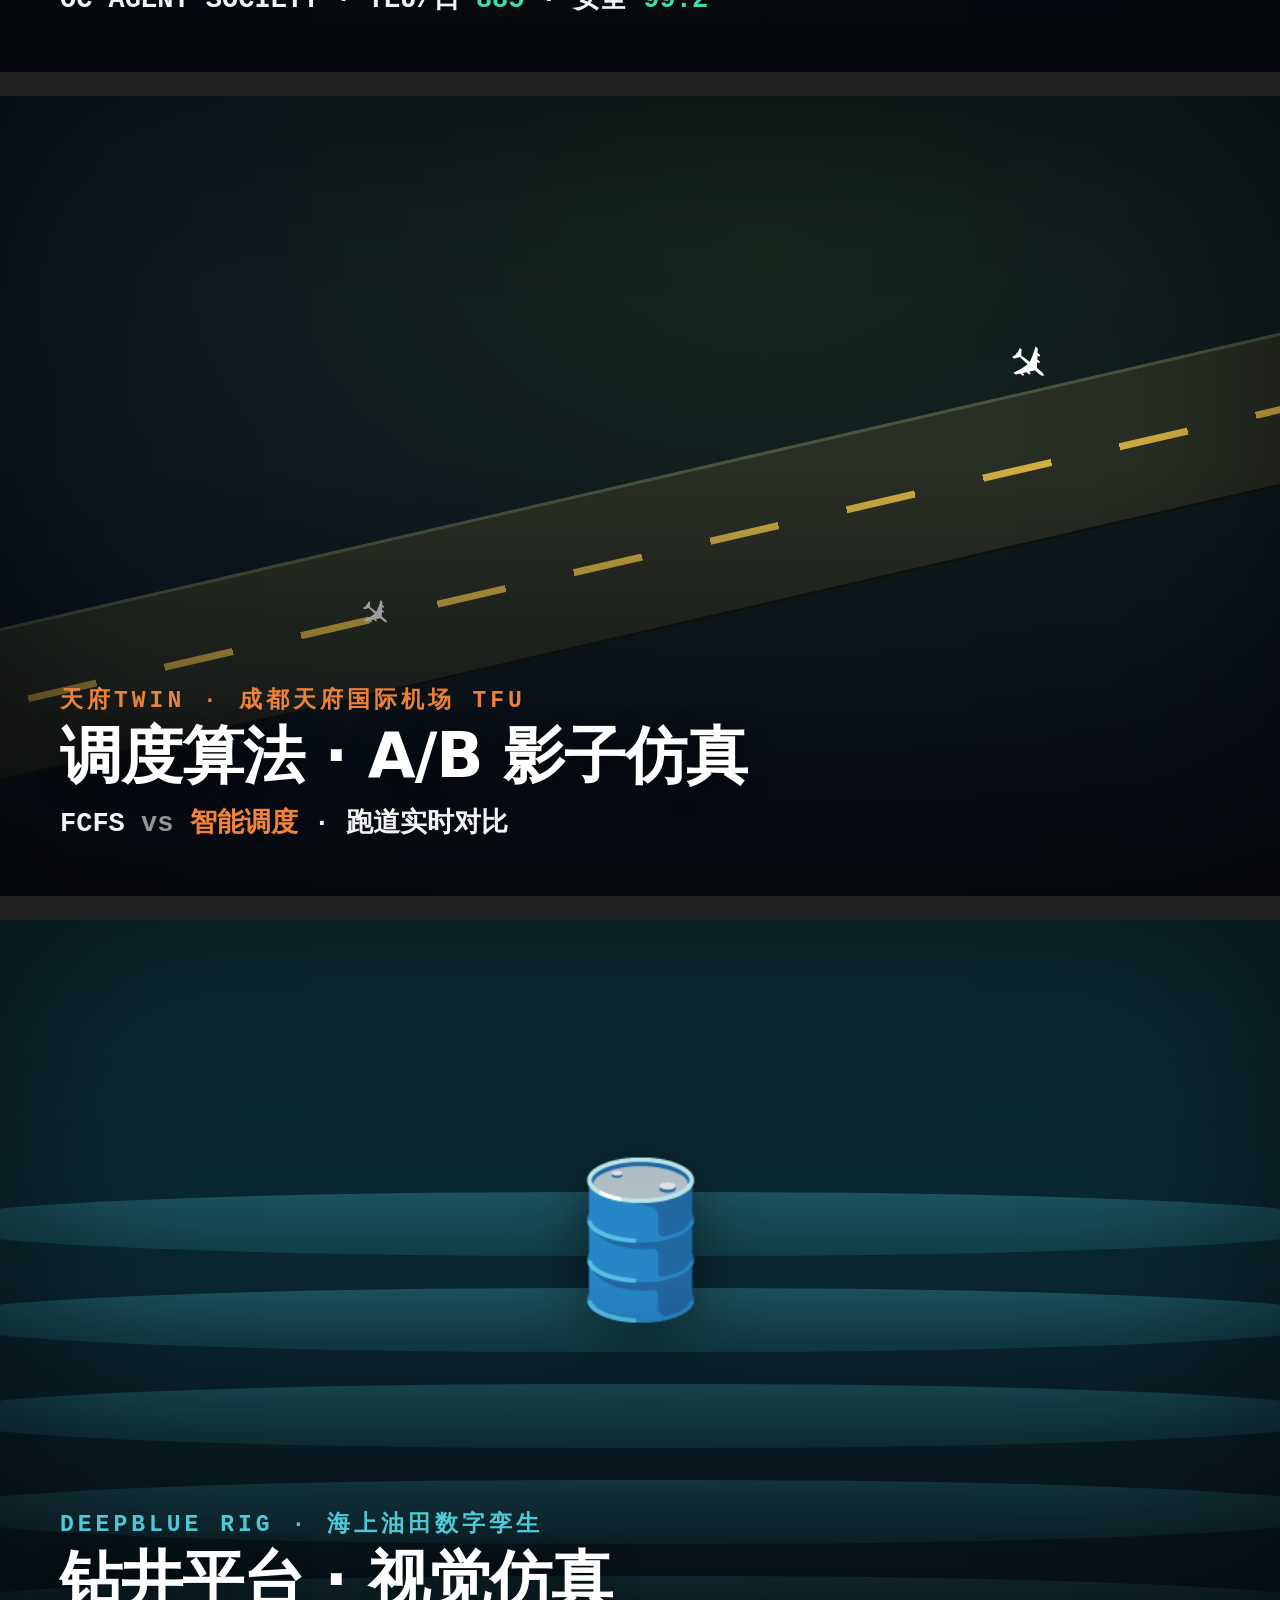
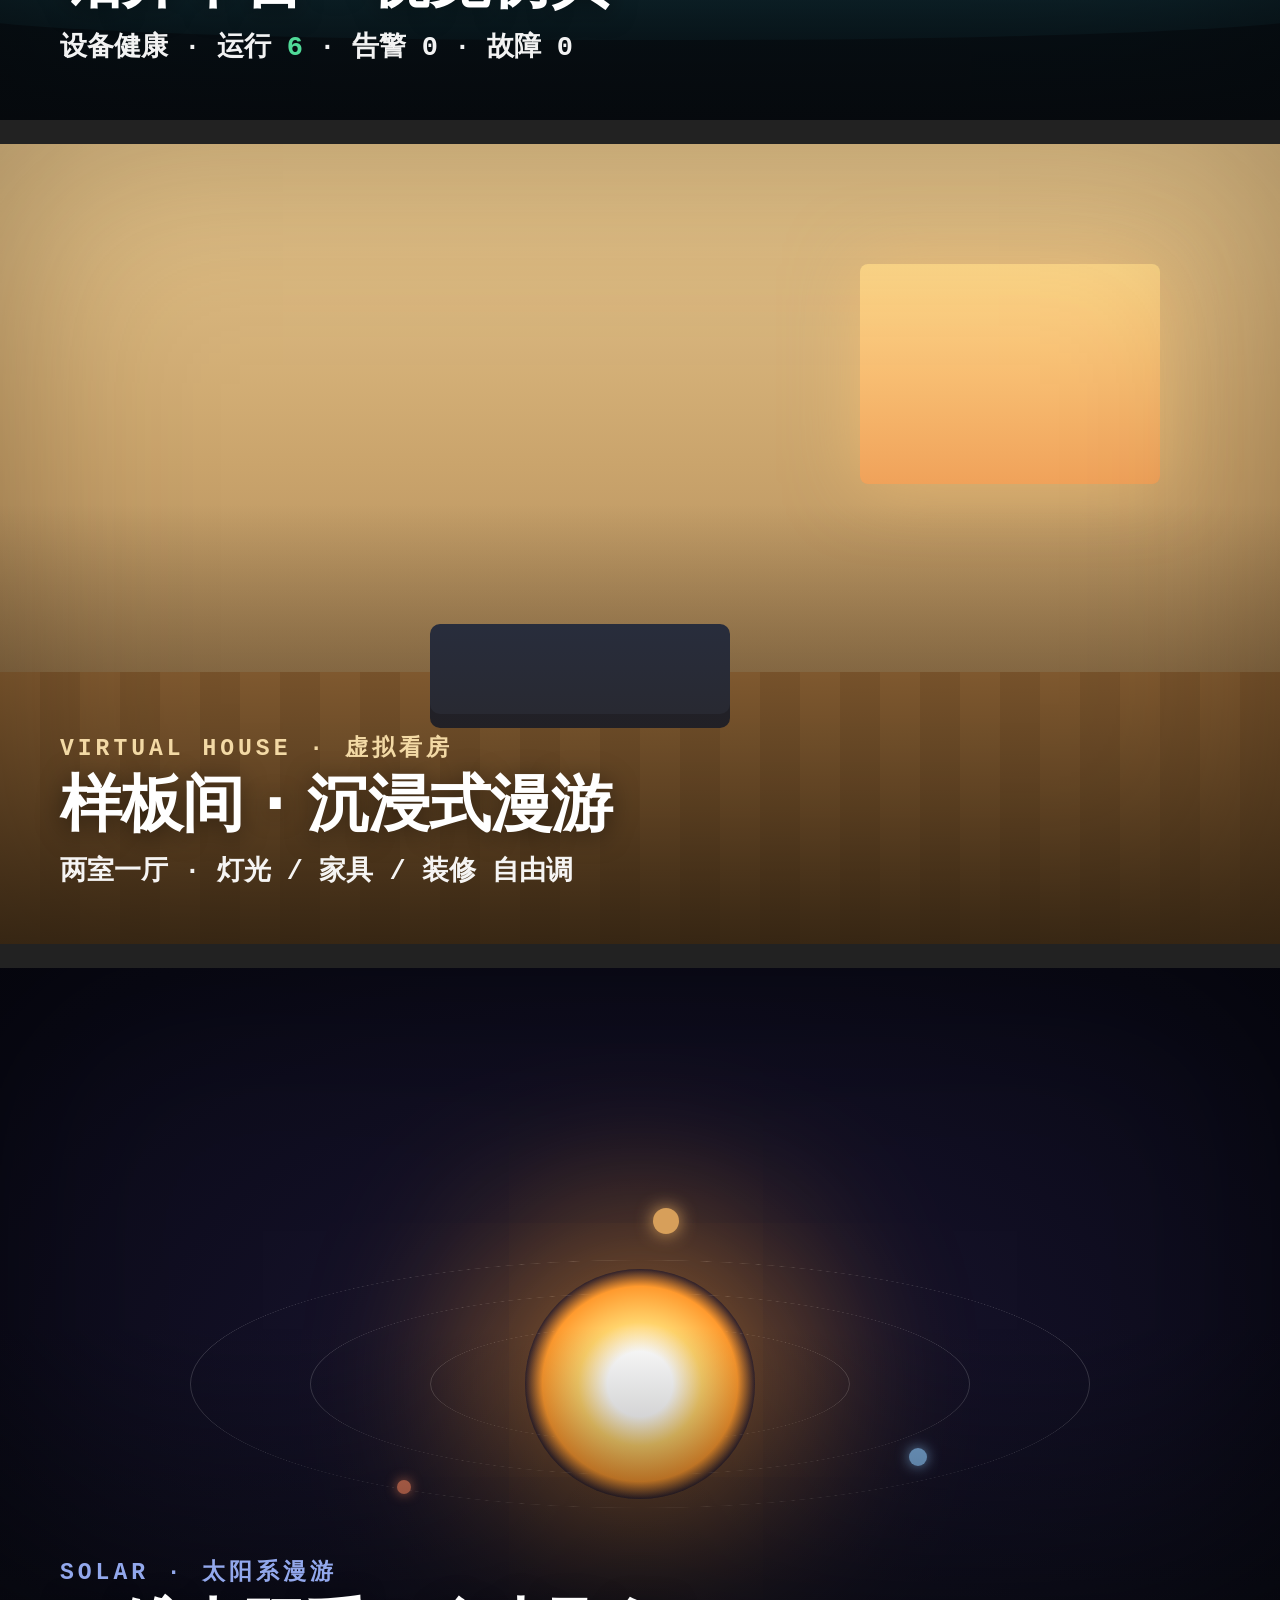
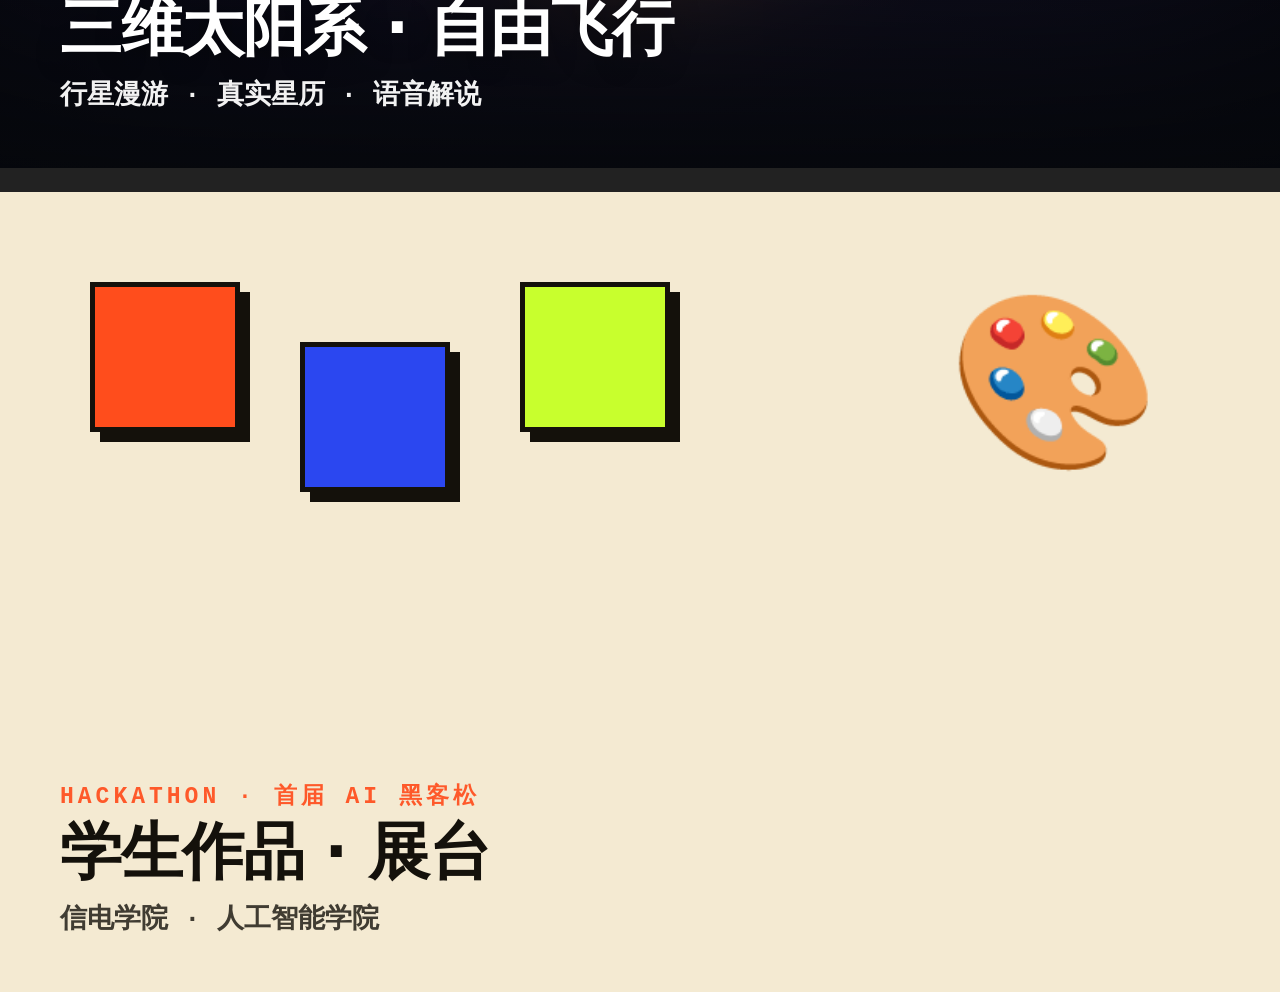
<file: tools/covers.html>
<!doctype html><html lang="zh-CN"><head><meta charset="utf-8"><style>
  * { margin:0; padding:0; box-sizing:border-box; }
  body { background:#222; }
  .cover{ width:1280px; height:800px; position:relative; overflow:hidden; color:#fff;
    font-family:"PingFang SC","Noto Sans CJK SC","Microsoft YaHei",system-ui,sans-serif; }
  .cover + .cover{ margin-top:24px; }
  .vig{ position:absolute; inset:0; box-shadow:inset 0 0 220px rgba(0,0,0,.55); pointer-events:none; }
  .scrim{ position:absolute; left:0; right:0; bottom:0; height:55%;
    background:linear-gradient(to top, rgba(6,8,12,.85), rgba(6,8,12,0)); }
  .meta{ position:absolute; left:60px; bottom:56px; right:60px; z-index:5; }
  .tag{ font-family:"SFMono-Regular",ui-monospace,Menlo,Consolas,monospace; font-size:23px;
    letter-spacing:4px; text-transform:uppercase; opacity:.92; font-weight:700; }
  .ttl{ font-size:62px; font-weight:900; letter-spacing:-1px; margin-top:8px; line-height:1.05;
    text-shadow:0 4px 24px rgba(0,0,0,.5); }
  .mtr{ font-family:"SFMono-Regular",ui-monospace,Menlo,monospace; font-size:27px; font-weight:700;
    margin-top:16px; opacity:.95; }
  .chip{ display:inline-block; padding:4px 14px; border-radius:999px; font-size:24px; font-weight:800;
    margin-right:10px; }
  /* ---- container yard (cargo) ---- */
  .yard{ position:absolute; left:0; right:0; bottom:30%; height:46%; display:flex; align-items:flex-end;
    justify-content:center; gap:9px; padding:0 70px; }
  .yard i{ width:54px; border-radius:3px; box-shadow:inset -6px -8px 0 rgba(0,0,0,.22); }
  /* ---- runway ---- */
  .runway{ position:absolute; width:1700px; height:150px; left:-130px; top:46%;
    transform:rotate(-13deg); background:#2a2f25; border-top:3px solid #4a5340; border-bottom:3px solid #11140d; }
  .runway::after{ content:""; position:absolute; top:50%; left:0; right:0; height:7px; transform:translateY(-50%);
    background:repeating-linear-gradient(90deg,#f2c84b 0 70px,transparent 70px 140px); opacity:.85; }
  /* ---- orbit ---- */
  .sun{ position:absolute; left:50%; top:52%; width:230px; height:230px; transform:translate(-50%,-50%);
    border-radius:50%; background:radial-gradient(circle,#fff 0 20%,#ffd36b 38%,#ff9a2e 60%,rgba(255,120,20,0) 72%);
    box-shadow:0 0 160px 60px rgba(255,160,40,.45); }
  .orb{ position:absolute; left:50%; top:52%; transform:translate(-50%,-50%) rotateX(74deg);
    border:1.5px solid rgba(255,255,255,.18); border-radius:50%; }
  .pl{ position:absolute; border-radius:50%; }
  /* ---- waves (rig) ---- */
  .waves i{ position:absolute; left:-5%; width:110%; height:64px; border-radius:46%;
    background:linear-gradient(180deg,#2b7d8c,#16545f); opacity:.5; }
  /* ---- room iso (zjgsu) ---- */
  .iso{ position:absolute; left:50%; top:50%; width:360px; height:220px; transform:translate(-50%,-44%) rotateX(58deg) rotateZ(45deg);
    transform-style:preserve-3d; background:rgba(70,230,166,.10); border:2px solid rgba(70,230,166,.5);
    box-shadow:0 0 70px rgba(46,230,166,.35), inset 0 0 40px rgba(46,230,166,.18); }
  .iso b{ position:absolute; width:46px; height:46px; background:rgba(160,180,210,.5); border:1px solid rgba(255,255,255,.4); }
</style></head><body>

<!-- 01 supervision -->
<div class="cover" id="c-supervision" style="background:radial-gradient(120% 130% at 22% 18%,#103a6b 0%,#0a1f3c 48%,#070f1f 100%)">
  <div style="position:absolute;left:140px;top:200px;width:300px;height:300px;border-radius:50%;border:2px solid rgba(224,169,60,.35);box-shadow:0 0 90px rgba(224,169,60,.2) inset;display:grid;place-items:center;font-size:150px">🎓</div>
  <div class="vig"></div><div class="scrim"></div>
  <div class="meta"><div class="tag" style="color:#E7B84B">ZJGSU · 研究生院督导平台</div>
    <div class="ttl">教学督导 · 全流程数字化</div>
    <div class="mtr"><span style="color:#E7B84B">1431</span> 课程 · <span style="color:#E7B84B">22</span> 学院 · <span style="color:#E7B84B">588</span> 教师</div></div>
</div>

<!-- 02 meetshrimp -->
<div class="cover" id="c-meetshrimp" style="background:radial-gradient(120% 120% at 50% 0%,#1c1410 0%,#0c0a0e 55%,#08080b 100%)">
  <div style="position:absolute;left:50%;top:42%;transform:translate(-50%,-50%);font-size:200px;filter:drop-shadow(0 12px 40px rgba(255,77,28,.45))">🦞</div>
  <div style="position:absolute;left:0;right:0;top:0;height:6px;background:linear-gradient(90deg,#FF4D1C,#ff8a3c)"></div>
  <div class="vig"></div><div class="scrim"></div>
  <div class="meta"><div class="tag" style="color:#FF6A3C">MEETSHRIMP · OpenClaw Skills</div>
    <div class="ttl">一句话 · 搞定会议室预约</div>
    <div class="mtr"><span style="color:#FF6A3C">30×</span> 提效 · 10 秒交付 · 1022 条真实数据</div></div>
</div>

<!-- 03 zjgsu twin -->
<div class="cover" id="c-zjgsu" style="background:radial-gradient(120% 120% at 50% 30%,#103a64 0%,#0a1f3e 55%,#081427 100%)">
  <div class="iso"><b style="left:60px;top:60px"></b><b style="left:150px;top:60px"></b><b style="left:240px;top:60px"></b><b style="left:105px;top:120px"></b><b style="left:195px;top:120px"></b></div>
  <div style="position:absolute;left:50%;top:33%;transform:translate(-50%,-50%);font-family:monospace;font-size:34px;font-weight:800;color:#2EE6A6;text-shadow:0 0 24px rgba(46,230,166,.6)">空闲 · 可预约</div>
  <div class="vig"></div><div class="scrim"></div>
  <div class="meta"><div class="tag" style="color:#2EE6A6">ZJGSU · Reality-Twin</div>
    <div class="ttl">会议室预约 · 3D 数字孪生</div>
    <div class="mtr">6 间会议室 · 实时占用 · 全天时段回放</div></div>
</div>

<!-- 04 cargo claw -->
<div class="cover" id="c-cargo-claw" style="background:linear-gradient(180deg,#0e2233 0%,#0a1622 46%,#070d16 100%)">
  <div style="position:absolute;left:0;right:0;top:0;height:42%;background:repeating-linear-gradient(100deg,#13344a 0 26px,#102b3e 26px 52px);opacity:.6"></div>
  <div class="yard">
    <i style="height:120px;background:#e7483b"></i><i style="height:170px;background:#2f7de0"></i><i style="height:96px;background:#37b86b"></i><i style="height:200px;background:#e8b53a"></i><i style="height:140px;background:#8a4de0"></i><i style="height:176px;background:#2f7de0"></i><i style="height:110px;background:#e7483b"></i><i style="height:188px;background:#37b86b"></i><i style="height:150px;background:#e8b53a"></i><i style="height:120px;background:#8a4de0"></i><i style="height:172px;background:#2f7de0"></i><i style="height:100px;background:#e7483b"></i>
  </div>
  <div class="vig"></div><div class="scrim"></div>
  <div class="meta"><div class="tag" style="color:#46E6B0">CARGO CLAW · DIGITAL TWIN v3.0</div>
    <div class="ttl">五个智能体 · 自治协同的港口</div>
    <div class="mtr">OC AGENT SOCIETY · TEU/日 <span style="color:#46E6B0">885</span> · 安全 <span style="color:#46E6B0">99.2</span></div></div>
</div>

<!-- 05 aerotwin -->
<div class="cover" id="c-aerotwin" style="background:radial-gradient(120% 120% at 60% 20%,#13261c 0%,#0c1622 55%,#080d16 100%)">
  <div class="runway"></div>
  <div style="position:absolute;right:230px;top:30%;font-size:50px;transform:rotate(40deg)">✈️</div>
  <div style="position:absolute;left:360px;top:62%;font-size:38px;transform:rotate(40deg);opacity:.85">✈️</div>
  <div class="vig"></div><div class="scrim"></div>
  <div class="meta"><div class="tag" style="color:#FF8A3C">天府TWIN · 成都天府国际机场 TFU</div>
    <div class="ttl">调度算法 · A/B 影子仿真</div>
    <div class="mtr">FCFS <span style="opacity:.6">vs</span> <span style="color:#FF8A3C">智能调度</span> · 跑道实时对比</div></div>
</div>

<!-- 06 deepblue rig -->
<div class="cover" id="c-deepblue-rig" style="background:linear-gradient(180deg,#0c2c34 0%,#0a2630 50%,#07191f 100%)">
  <div class="waves"><i style="top:34%"></i><i style="top:46%"></i><i style="top:58%"></i><i style="top:70%"></i><i style="top:82%"></i></div>
  <div style="position:absolute;left:50%;top:40%;transform:translate(-50%,-50%);font-size:150px;filter:drop-shadow(0 10px 30px rgba(0,0,0,.5))">🛢️</div>
  <div class="vig"></div><div class="scrim"></div>
  <div class="meta"><div class="tag" style="color:#54D7E6">DEEPBLUE RIG · 海上油田数字孪生</div>
    <div class="ttl">钻井平台 · 视觉仿真</div>
    <div class="mtr">设备健康 · 运行 <span style="color:#54E6A0">6</span> · 告警 0 · 故障 0</div></div>
</div>

<!-- 07 virtual house -->
<div class="cover" id="c-virtual-house" style="background:linear-gradient(180deg,#e9c98f 0%,#caa46c 40%,#8c6a45 100%)">
  <div style="position:absolute;right:120px;top:120px;width:300px;height:220px;border-radius:8px;background:linear-gradient(180deg,#ffd98a,#f0a25a);box-shadow:0 0 70px rgba(255,200,120,.5)"></div>
  <div style="position:absolute;left:0;right:0;bottom:0;height:34%;background:repeating-linear-gradient(90deg,#a9763f 0 40px,#9c6c39 40px 80px)"></div>
  <div style="position:absolute;left:430px;bottom:230px;width:300px;height:90px;border-radius:10px;background:#28324a;box-shadow:0 14px 0 #1d2438"></div>
  <div class="vig" style="box-shadow:inset 0 0 200px rgba(60,40,20,.4)"></div>
  <div class="scrim" style="background:linear-gradient(to top,rgba(40,28,14,.85),rgba(40,28,14,0))"></div>
  <div class="meta"><div class="tag" style="color:#ffe6b0">VIRTUAL HOUSE · 虚拟看房</div>
    <div class="ttl">样板间 · 沉浸式漫游</div>
    <div class="mtr">两室一厅 · 灯光 / 家具 / 装修 自由调</div></div>
</div>

<!-- 08 solar -->
<div class="cover" id="c-solar" style="background:radial-gradient(140% 140% at 50% 52%,#1a1530 0%,#0a0a18 45%,#04050a 100%)">
  <div class="orb" style="width:420px;height:420px"></div><div class="orb" style="width:660px;height:660px"></div><div class="orb" style="width:900px;height:900px"></div>
  <div class="sun"></div>
  <div class="pl" style="left:51%;top:30%;width:26px;height:26px;background:#d8a05a;box-shadow:0 0 18px #d8a05a"></div>
  <div class="pl" style="left:71%;top:60%;width:18px;height:18px;background:#7fb0e0;box-shadow:0 0 14px #7fb0e0"></div>
  <div class="pl" style="left:31%;top:64%;width:14px;height:14px;background:#e0795a;box-shadow:0 0 12px #e0795a"></div>
  <div class="vig"></div><div class="scrim"></div>
  <div class="meta"><div class="tag" style="color:#9FB6FF">SOLAR · 太阳系漫游</div>
    <div class="ttl">三维太阳系 · 自由飞行</div>
    <div class="mtr">行星漫游 · 真实星历 · 语音解说</div></div>
</div>

<!-- 09 hackathon -->
<div class="cover" id="c-hackathon" style="background:#F4EAD2">
  <div style="position:absolute;left:90px;top:90px;width:150px;height:150px;background:#FF4D1C;border:5px solid #14110b;box-shadow:10px 10px 0 #14110b"></div>
  <div style="position:absolute;left:300px;top:150px;width:150px;height:150px;background:#2B47F0;border:5px solid #14110b;box-shadow:10px 10px 0 #14110b"></div>
  <div style="position:absolute;left:520px;top:90px;width:150px;height:150px;background:#C8FF2D;border:5px solid #14110b;box-shadow:10px 10px 0 #14110b"></div>
  <div style="position:absolute;right:120px;top:90px;font-size:170px">🎨</div>
  <div class="scrim" style="background:linear-gradient(to top,rgba(244,234,210,.96),rgba(244,234,210,0))"></div>
  <div class="meta" style="color:#14110b"><div class="tag" style="color:#FF4D1C">HACKATHON · 首届 AI 黑客松</div>
    <div class="ttl" style="text-shadow:none">学生作品 · 展台</div>
    <div class="mtr" style="opacity:.8">信电学院 · 人工智能学院</div></div>
</div>

</body></html>
</file>
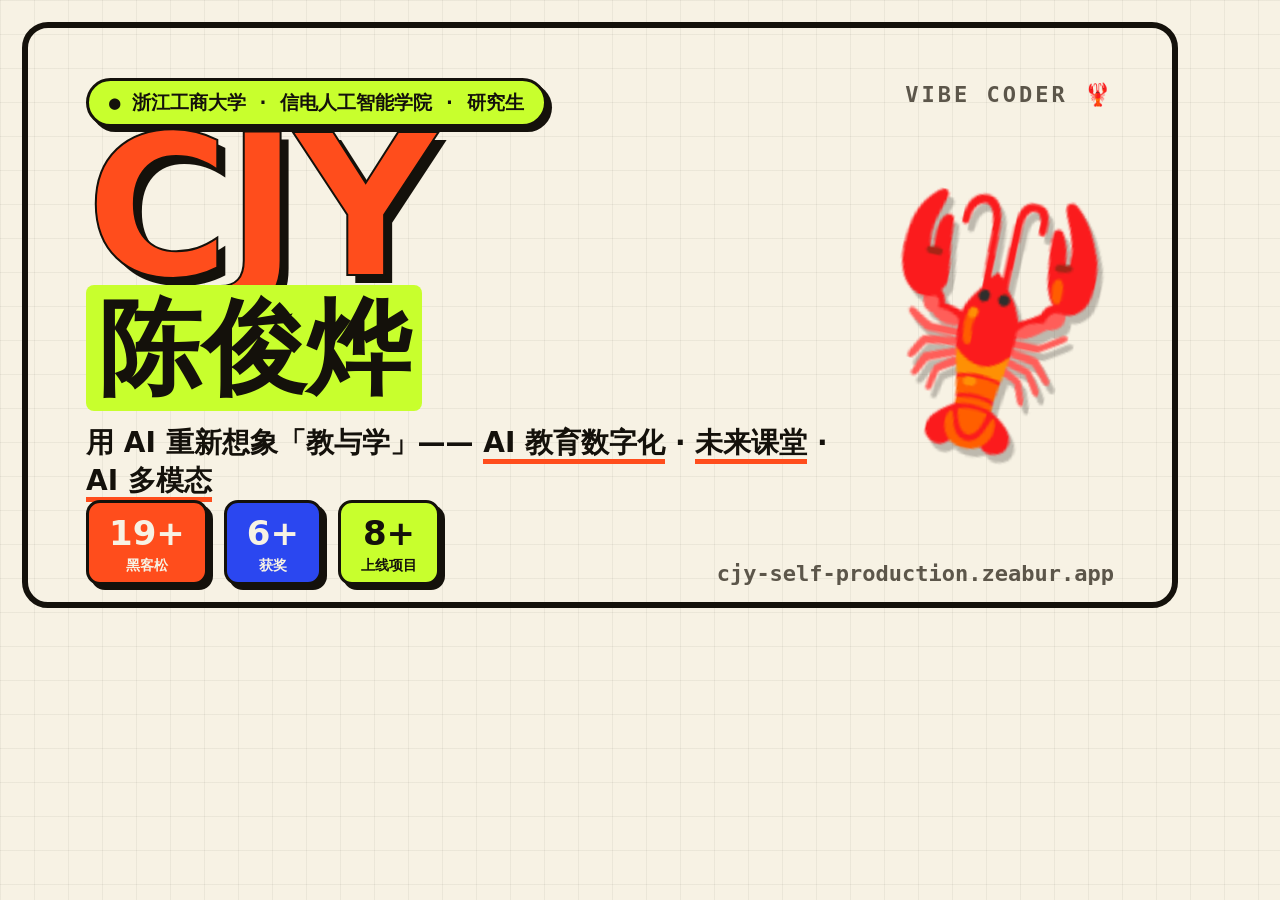
<file: tools/og.html>
<!doctype html>
<html lang="zh-CN">
<head>
<meta charset="utf-8" />
<style>
  * { margin: 0; box-sizing: border-box; }
  html, body { width: 1200px; height: 630px; }
  body {
    font-family: "Noto Sans SC", "PingFang SC", "Microsoft YaHei", system-ui, sans-serif;
    background: #F7F2E4; color: #14110B; position: relative; overflow: hidden;
    background-image:
      linear-gradient(rgba(20,17,11,.05) 1.5px, transparent 1.5px),
      linear-gradient(90deg, rgba(20,17,11,.05) 1.5px, transparent 1.5px);
    background-size: 34px 34px;
  }
  .frame {
    position: absolute; inset: 22px; border: 6px solid #14110B; border-radius: 26px;
    padding: 50px 58px; display: flex; flex-direction: column; justify-content: space-between;
    overflow: hidden;
  }
  .top { display: flex; justify-content: space-between; align-items: flex-start; }
  .badge { font: 700 19px/1 "JetBrains Mono", monospace; background: #C8FF2D; border: 3px solid #14110B;
    border-radius: 999px; padding: 12px 20px; box-shadow: 5px 5px 0 #14110B; }
  .vibe { font: 800 22px/1 monospace; letter-spacing: 3px; color: #5C564A; padding-top: 6px; }
  .cjy { font-family: "Arial Black", system-ui, sans-serif; font-weight: 900; font-size: 196px; line-height: .82;
    color: #FF4D1C; text-shadow: 8px 8px 0 #14110B; -webkit-text-stroke: 2px #14110B; letter-spacing: -4px; }
  .cn { font-weight: 900; font-size: 104px; line-height: 1; margin-top: 8px; }
  .cn mark { background: #C8FF2D; color: #14110B; padding: 2px 12px; border-radius: 8px; }
  .tag { font-weight: 700; font-size: 28px; margin-top: 24px; max-width: 760px; }
  .tag b { border-bottom: 5px solid #FF4D1C; }
  .bottom { display: flex; justify-content: space-between; align-items: flex-end; }
  .stats { display: flex; gap: 16px; }
  .stat { border: 3px solid #14110B; border-radius: 14px; box-shadow: 5px 5px 0 #14110B; padding: 10px 20px; text-align: center; }
  .stat b { font-size: 34px; font-weight: 900; }
  .stat span { display: block; font: 700 14px/1 monospace; margin-top: 5px; }
  .s1 { background: #FF4D1C; color: #F7F2E4; }
  .s2 { background: #2B47F0; color: #F7F2E4; }
  .s3 { background: #C8FF2D; }
  .url { font: 700 22px/1 monospace; color: #5C564A; }
  .lob { position: absolute; right: 34px; top: 150px; font-size: 240px; transform: rotate(12deg);
    filter: drop-shadow(7px 7px 0 rgba(20,17,11,.25)); }
</style>
</head>
<body>
  <div class="frame">
    <div class="top">
      <span class="badge">● 浙江工商大学 · 信电人工智能学院 · 研究生</span>
      <span class="vibe">VIBE CODER 🦞</span>
    </div>
    <div>
      <div class="cjy">CJY</div>
      <div class="cn"><mark>陈俊烨</mark></div>
      <div class="tag">用 AI 重新想象「教与学」—— <b>AI 教育数字化</b> · <b>未来课堂</b> · <b>AI 多模态</b></div>
    </div>
    <div class="bottom">
      <div class="stats">
        <div class="stat s1"><b>19+</b><span>黑客松</span></div>
        <div class="stat s2"><b>6+</b><span>获奖</span></div>
        <div class="stat s3"><b>8+</b><span>上线项目</span></div>
      </div>
      <div class="url">cjy-self-production.zeabur.app</div>
    </div>
    <div class="lob">🦞</div>
  </div>
</body>
</html>
</file>
<file: styles.css>
/* =====================================================================
   CJY · 陈俊烨 — Personal Site
   Style: NEO-BRUTALISM 🦞  ·  cream paper × ink × red/blue/lime
   Bold · Creative · Distinct
   ===================================================================== */

:root {
  --paper:  #F7F2E4;   /* warm cream background */
  --paper-2:#FFFBF0;
  --ink:    #14110B;   /* near-black warm ink */
  --red:    #FF4D1C;   /* lobster red-orange */
  --blue:   #2B47F0;   /* electric blue */
  --lime:   #C8FF2D;   /* acid lime */
  --pink:   #FF5DA2;   /* accent pink */
  --muted:  #5C564A;

  --bd:     3px solid var(--ink);
  --bd-2:   2px solid var(--ink);
  --sh:     6px 6px 0 var(--ink);
  --sh-lg:  10px 10px 0 var(--ink);
  --sh-sm:  4px 4px 0 var(--ink);
  --radius: 18px;
  --radius-s: 12px;

  --maxw:   1200px;
  --ease:   cubic-bezier(.2,.8,.2,1);
  --sans:   "Space Grotesk", "Noto Sans SC", system-ui, sans-serif;
  --cn:     "Noto Sans SC", "Space Grotesk", sans-serif;
  --black:  "Archivo Black", "Noto Sans SC", sans-serif;
  --mono:   "Space Mono", ui-monospace, monospace;
}

*, *::before, *::after { box-sizing: border-box; margin: 0; padding: 0; }
html { scroll-behavior: smooth; -webkit-text-size-adjust: 100%; }
body {
  font-family: var(--sans);
  background: var(--paper);
  color: var(--ink);
  line-height: 1.6;
  overflow-x: hidden;
  -webkit-font-smoothing: antialiased;
}
a { color: inherit; text-decoration: none; }
ul { list-style: none; }
b, strong { font-weight: 700; }
::selection { background: var(--lime); color: var(--ink); }

mark {
  background: var(--lime); color: var(--ink); padding: 0 .18em;
  border-radius: 4px; box-decoration-break: clone; -webkit-box-decoration-break: clone;
}

::-webkit-scrollbar { width: 12px; }
::-webkit-scrollbar-track { background: var(--paper); border-left: var(--bd-2); }
::-webkit-scrollbar-thumb { background: var(--ink); }

/* ---------- background ---------- */
.bg-grid {
  position: fixed; inset: 0; z-index: -2; pointer-events: none;
  background-image:
    linear-gradient(rgba(20,17,11,.05) 1.5px, transparent 1.5px),
    linear-gradient(90deg, rgba(20,17,11,.05) 1.5px, transparent 1.5px);
  background-size: 32px 32px;
}
.deco { position: fixed; z-index: -1; pointer-events: none; user-select: none; }
.deco--star { top: 38%; left: 4%; font-size: 7rem; color: var(--blue); opacity: .14; animation: spin 26s linear infinite; }
.deco--lobster { bottom: 8%; right: 3%; font-size: 8rem; opacity: .10; animation: spin 40s linear infinite reverse; }
@keyframes spin { to { transform: rotate(360deg); } }

/* ---------- scroll progress ---------- */
.scroll-progress {
  position: fixed; bottom: 0; left: 0; height: 6px; width: 0%;
  background: var(--red); z-index: 100; border-top: var(--bd-2);
  transition: width .1s linear;
}

/* =====================================================================
   Ticker / marquee
   ===================================================================== */
.ticker { overflow: hidden; background: var(--ink); color: var(--paper); border-block: var(--bd); }
.ticker--top {
  position: fixed; top: 0; left: 0; right: 0; z-index: 95;
  border-top: 0; height: 34px; display: flex; align-items: center;
}
.ticker--band { margin: 0; transform: rotate(-1.4deg) scale(1.04); border-color: var(--ink); }
.ticker--band.ticker--reverse { transform: rotate(1.4deg) scale(1.04); background: var(--red); color: var(--ink); border-color: var(--ink); }
.ticker__track {
  display: inline-flex; align-items: center; white-space: nowrap;
  font-family: var(--mono); font-weight: 700; text-transform: uppercase; letter-spacing: 2px;
  animation: marquee 26s linear infinite;
}
.ticker--top .ticker__track { font-size: .8rem; padding-block: 0; }
.ticker--band .ticker__track { font-size: 1.05rem; padding-block: .75rem; animation-duration: 30s; }
.ticker--reverse .ticker__track { animation-direction: reverse; }
.ticker__track span { padding: 0 1.2rem; }
.ticker__track b { color: var(--red); font-size: 1.1em; }
.ticker--reverse .ticker__track b { color: var(--ink); }
@keyframes marquee { to { transform: translateX(-50%); } }

/* =====================================================================
   Nav
   ===================================================================== */
.nav {
  position: fixed; top: 34px; left: 0; right: 0; z-index: 90;
  display: flex; align-items: center; gap: 1.2rem;
  padding: .8rem clamp(1rem, 4vw, 2.4rem);
  background: var(--paper); border-bottom: var(--bd);
  transition: box-shadow .3s, transform .3s;
}
.nav.is-stuck { box-shadow: 0 8px 0 -3px rgba(20,17,11,.12); }
.nav__brand { display: flex; align-items: center; gap: .55rem; }
.nav__logo {
  font-size: 1.4rem; background: var(--red); border: var(--bd-2); border-radius: 10px;
  width: 40px; height: 40px; display: grid; place-items: center; box-shadow: var(--sh-sm);
  transition: transform .25s var(--ease);
}
.nav__brand:hover .nav__logo { transform: rotate(-10deg) scale(1.05); }
.nav__name { display: flex; flex-direction: column; line-height: 1; font-family: var(--black); font-size: 1.1rem; letter-spacing: .5px; }
.nav__name em { font-style: normal; font-family: var(--cn); font-weight: 500; font-size: .64rem; color: var(--muted); letter-spacing: 2px; margin-top: 3px; }

.nav__links { display: flex; gap: .2rem; margin-left: auto; font-family: var(--mono); font-weight: 700; }
.nav__links a {
  padding: .45rem .8rem; font-size: .85rem; border: 2px solid transparent; border-radius: 9px;
  transition: background .2s, border-color .2s, color .2s;
}
.nav__links a:hover, .nav__links a.is-active { background: var(--lime); border-color: var(--ink); box-shadow: var(--sh-sm); }

.nav__cta {
  font-family: var(--mono); font-weight: 700; font-size: .85rem;
  padding: .5rem 1rem; background: var(--blue); color: var(--paper);
  border: var(--bd-2); border-radius: 10px; box-shadow: var(--sh-sm);
  transition: transform .15s var(--ease), box-shadow .15s var(--ease);
}
.nav__cta:hover { transform: translate(-2px,-2px); box-shadow: 6px 6px 0 var(--ink); }
.nav__cta:active { transform: translate(2px,2px); box-shadow: 1px 1px 0 var(--ink); }

.nav__burger { display: none; flex-direction: column; gap: 5px; background: var(--lime); border: var(--bd-2); border-radius: 9px; box-shadow: var(--sh-sm); padding: 8px 7px; cursor: pointer; }
.nav__burger span { width: 22px; height: 2.5px; background: var(--ink); border-radius: 2px; transition: .3s var(--ease); }
.nav__burger[aria-expanded="true"] span:nth-child(1) { transform: translateY(7.5px) rotate(45deg); }
.nav__burger[aria-expanded="true"] span:nth-child(2) { opacity: 0; }
.nav__burger[aria-expanded="true"] span:nth-child(3) { transform: translateY(-7.5px) rotate(-45deg); }

/* =====================================================================
   Badges / buttons / chips (shared brutalist bits)
   ===================================================================== */
.badge {
  display: inline-block; font-family: var(--mono); font-weight: 700; font-size: .8rem;
  padding: .5rem .9rem; background: var(--paper-2); border: var(--bd-2); border-radius: 999px;
  box-shadow: var(--sh-sm);
}
.badge--eyebrow { background: var(--lime); transform: rotate(-1.5deg); }

.btn {
  display: inline-flex; align-items: center; gap: .5rem;
  font-family: var(--sans); font-weight: 700; font-size: 1.05rem;
  padding: .9rem 1.7rem; border: var(--bd); border-radius: 14px; box-shadow: var(--sh);
  cursor: pointer; transition: transform .15s var(--ease), box-shadow .15s var(--ease);
}
.btn:hover { transform: translate(-3px,-3px); box-shadow: var(--sh-lg); }
.btn:active { transform: translate(3px,3px); box-shadow: 2px 2px 0 var(--ink); }
.btn--red  { background: var(--red);  color: var(--paper); }
.btn--blue { background: var(--blue); color: var(--paper); }

.chips { display: flex; flex-wrap: wrap; gap: .55rem; margin-top: 1.4rem; }
.chips span {
  font-family: var(--mono); font-size: .82rem; font-weight: 700;
  padding: .35rem .8rem; background: var(--paper); border: var(--bd-2); border-radius: 999px;
  transition: transform .2s var(--ease), background .2s;
}
.chips span:hover { background: var(--blue); color: var(--paper); transform: translateY(-3px) rotate(-2deg); }

/* shared panel */
.panel { background: var(--paper-2); border: var(--bd); border-radius: var(--radius); box-shadow: var(--sh); }

/* =====================================================================
   Hero
   ===================================================================== */
.hero {
  max-width: var(--maxw); margin: 0 auto;
  padding: clamp(7rem, 16vw, 11rem) clamp(1rem, 6vw, 3rem) clamp(3rem, 7vw, 5rem);
}
.hero__title { line-height: .92; margin: 1.6rem 0 1.4rem; }
.hero__hi {
  display: inline-block; font-family: var(--mono); font-weight: 700; font-size: clamp(.85rem, 2.2vw, 1.1rem);
  letter-spacing: 3px; color: var(--muted); margin-bottom: .8rem;
}
.hero__giant {
  display: block; font-family: var(--black); color: var(--red);
  font-size: clamp(5rem, 22vw, 16rem); letter-spacing: -.02em; line-height: .82;
  text-shadow: 7px 7px 0 var(--ink); -webkit-text-stroke: 1px var(--ink);
}
.hero__cn {
  display: block; font-family: var(--cn); font-weight: 900;
  font-size: clamp(2.4rem, 9vw, 6rem); margin-top: .1em; line-height: 1;
}
.hero__cn mark { padding: 0 .12em; }

.hero__role { font-size: clamp(1.3rem, 4vw, 2.3rem); font-weight: 700; margin-bottom: 1.4rem; }
.hero__role-hl {
  display: inline-block; background: var(--ink); color: var(--paper);
  padding: .1em .5em; border-radius: 10px; min-width: 6ch; transform: rotate(-1deg);
}
#roleRotate::after { content: ""; display: inline-block; width: 3px; height: 1em; background: var(--lime); margin-left: 3px; vertical-align: -.12em; animation: caret 1s steps(1) infinite; }
@keyframes caret { 50% { opacity: 0; } }

.hero__tagline { font-size: clamp(1.05rem, 2vw, 1.3rem); max-width: 640px; color: var(--ink); margin-bottom: 2.3rem; }
.hero__tagline b { background: var(--paper-2); border-bottom: 3px solid var(--red); }

.hero__actions { display: flex; flex-wrap: wrap; gap: 1rem; margin-bottom: 3.2rem; }

.hero__stats { display: grid; grid-template-columns: repeat(4, 1fr); gap: 1rem; }
.stat {
  border: var(--bd); border-radius: var(--radius); box-shadow: var(--sh);
  padding: 1.3rem 1.2rem; transition: transform .2s var(--ease), box-shadow .2s var(--ease);
}
.stat:hover { transform: translate(-3px,-3px) rotate(-1deg); box-shadow: var(--sh-lg); }
.stat strong { display: block; font-family: var(--black); font-size: clamp(2rem, 5vw, 3.2rem); line-height: 1; }
.stat span { font-family: var(--mono); font-size: .76rem; font-weight: 700; text-transform: uppercase; letter-spacing: 1px; }
.stat--red  { background: var(--red);  color: var(--paper); }
.stat--blue { background: var(--blue); color: var(--paper); }
.stat--lime { background: var(--lime); }
.stat--ink  { background: var(--ink);  color: var(--paper); }
.stat--ink strong { font-family: var(--cn); font-weight: 900; font-size: clamp(1.5rem, 4vw, 2.4rem); }

/* ---- hero right-side decorations: lobster atmosphere + hand-drawn doodles ---- */
.hero { position: relative; z-index: 0; }
.hero__deco { position: absolute; inset: 0; z-index: -1; pointer-events: none; overflow: hidden; display: none; }
@media (min-width: 1080px) { .hero__deco { display: block; } }

.seal { position: absolute; bottom: 5%; right: 4%; width: 138px; height: 138px; }
.seal__svg { width: 100%; height: 100%; animation: spin 24s linear infinite; }
.seal__ring { fill: none; stroke: var(--ink); stroke-width: 2.5; }
.seal__ring--thin { stroke-width: 1.4; }
.seal__text { font-family: var(--mono); font-weight: 700; font-size: 12.5px; letter-spacing: 1.5px; fill: var(--ink); }
.seal__center { position: absolute; inset: 0; display: grid; place-items: center; font-size: 2.6rem; filter: drop-shadow(2px 2px 0 rgba(20,17,11,.25)); }

.doodle { position: absolute; color: var(--ink); }
.doodle path, .doodle circle, .doodle ellipse { vector-effect: non-scaling-stroke; }
.doodle--lobster { top: 45%; right: 8%; width: 124px; opacity: .9; animation: floaty 7s var(--ease) infinite; }
.doodle--spark1 { top: 9%; right: 29%; width: 34px; fill: var(--blue); animation: twinkle 3.2s ease-in-out infinite; }
.doodle--spark2 { top: 64%; right: 3%; width: 22px; fill: var(--red); animation: twinkle 2.6s ease-in-out infinite .6s; }
.doodle--arrow { top: 39%; right: 28%; width: 92px; opacity: .75; }
.doodle--wave { top: 29%; right: 18%; width: 108px; color: var(--red); opacity: .85; animation: floaty 6s var(--ease) infinite reverse; }
.doodle--ring { display: none; }

@keyframes floaty { 50% { transform: translateY(-12px) rotate(3deg); } }
@keyframes twinkle { 0%, 100% { transform: scale(.7); opacity: .5; } 50% { transform: scale(1.12); opacity: 1; } }

/* =====================================================================
   极致小龙虾 — intro · ambient bubbles · hero focal · all-over accents
   ===================================================================== */
/* intro splash */
.intro { position: fixed; inset: 0; z-index: 9999; background: var(--red); display: grid; place-items: center; overflow: hidden; }
.intro.is-done { animation: introOut .6s var(--ease) forwards; }
@keyframes introOut { to { transform: translateY(-100%); } }
.intro__stage { text-align: center; }
.intro__lob { display: block; font-size: clamp(5rem, 18vw, 11rem); line-height: 1; filter: drop-shadow(7px 7px 0 rgba(20,17,11,.4)); animation: introLob 1s var(--ease) both; }
@keyframes introLob {
  0% { transform: translateX(-72vw) rotate(-35deg) scale(.5); opacity: 0; }
  55% { transform: translateX(4vw) rotate(10deg) scale(1.12); opacity: 1; }
  75% { transform: translateX(-2vw) rotate(-4deg) scale(.98); }
  100% { transform: none; opacity: 1; }
}
.intro__name { display: block; font-family: var(--black); font-size: clamp(2.6rem, 10vw, 5.5rem); color: var(--paper); -webkit-text-stroke: 2px var(--ink); text-shadow: 5px 5px 0 var(--ink); letter-spacing: -2px; margin-top: .12em; animation: introUp .5s .35s both var(--ease); }
.intro__tag { display: block; font-family: var(--mono); font-weight: 700; letter-spacing: 4px; color: var(--ink); margin-top: .8rem; font-size: clamp(.78rem, 2.4vw, 1.05rem); animation: introUp .5s .5s both var(--ease); }
@keyframes introUp { from { opacity: 0; transform: translateY(22px); } to { opacity: 1; transform: none; } }

/* site-wide ambient bubbles */
.ambient { position: fixed; inset: 0; z-index: -2; pointer-events: none; overflow: hidden; }
.ambient span {
  position: absolute; bottom: -50px; border-radius: 50%;
  border: 2px solid rgba(20,17,11,.09); background: rgba(255,77,28,.045);
  animation: ambientRise linear infinite;
}
@keyframes ambientRise {
  0% { transform: translateY(0) scale(.5); opacity: 0; }
  12% { opacity: 1; } 86% { opacity: 1; }
  100% { transform: translateY(calc(-100vh - 110px)) scale(1.1); opacity: 0; }
}

/* hero focal lobster */
.hero__biglob {
  position: absolute; top: 10%; right: -2%; z-index: -1; pointer-events: none; line-height: 1;
  font-size: clamp(5.5rem, 20vw, 18rem); opacity: .92;
  filter: drop-shadow(10px 10px 0 rgba(20,17,11,.18));
  animation: lobFloat 6s var(--ease) infinite;
}
@keyframes lobFloat { 50% { transform: translateY(-22px) rotate(-6deg); } }

/* hero quick-facts ("我的信息") */
.hero__facts { display: flex; flex-wrap: wrap; gap: .55rem; margin: -.4rem 0 2rem; }
.hero__facts li {
  font-family: var(--mono); font-weight: 700; font-size: .82rem;
  background: var(--paper-2); border: var(--bd-2); border-radius: 999px; padding: .42rem .9rem; box-shadow: var(--sh-sm);
}
.hero__facts li:nth-child(3) { background: var(--lime); }

/* handwritten note + extra accents */
.doodle--note { top: 33%; right: 16%; font-family: var(--cn); font-weight: 900; font-size: 1.3rem; color: var(--ink); transform: rotate(-8deg); white-space: nowrap; }
.doodle--spark3 { top: 19%; right: 9%; width: 26px; fill: var(--lime); animation: twinkle 2.9s ease-in-out infinite .3s; }
.doodle--swirl { top: 17%; right: 31%; width: 46px; opacity: .5; animation: spin 24s linear infinite; }

/* all-over lobster accents */
.section__num::after { content: " 🦞"; font-size: .34em; -webkit-text-stroke: 0; color: initial; vertical-align: super; margin-left: .12em; }
.campus__list li { position: relative; padding: .85rem 0 .85rem 1.7rem; }
.campus__list li::before { content: "🦞"; position: absolute; left: 0; top: .78rem; font-size: .85rem; }

/* =====================================================================
   Section scaffolding
   ===================================================================== */
.section { max-width: var(--maxw); margin: 0 auto; padding: clamp(4rem, 9vw, 7rem) clamp(1rem, 6vw, 3rem); }
.section__head { margin-bottom: 2.8rem; }
.section__num {
  display: inline-block; font-family: var(--black); font-size: clamp(2.5rem, 8vw, 5rem);
  color: transparent; -webkit-text-stroke: 2px var(--ink); line-height: 1; letter-spacing: 2px;
}
.section__title { font-family: var(--cn); font-weight: 900; font-size: clamp(2rem, 6vw, 3.6rem); line-height: 1.05; letter-spacing: -.01em; margin-top: .3rem; }
.section__title span { font-family: var(--black); font-size: .42em; color: var(--red); -webkit-text-stroke: 0; letter-spacing: 1px; vertical-align: middle; }
.section__sub { font-size: clamp(1rem, 2vw, 1.2rem); color: var(--muted); max-width: 720px; margin-top: 1rem; }
.section__sub b { color: var(--ink); }

/* =====================================================================
   About
   ===================================================================== */
.about__grid { display: grid; grid-template-columns: 1.1fr 1fr; gap: 1.6rem; align-items: start; }
.about__intro { padding: 1.8rem; }
.about__intro p { font-size: clamp(1rem, 1.6vw, 1.15rem); margin-bottom: 1rem; }
.about__cards { display: grid; gap: 1.2rem; }

.card--lime { background: var(--lime); }
.card--blue { background: var(--blue); color: var(--paper); }
.card--red  { background: var(--red);  color: var(--paper); }
.about__cards .panel, .lcard, .vstep, .campus__col {
  padding: 1.5rem 1.6rem; transition: transform .2s var(--ease), box-shadow .2s var(--ease);
}
.about__cards .panel:hover { transform: translate(-4px,-4px) rotate(-1deg); box-shadow: var(--sh-lg); }
.card__emoji {
  display: inline-grid; place-items: center; width: 52px; height: 52px; font-size: 1.6rem;
  background: var(--paper-2); border: var(--bd-2); border-radius: 12px; box-shadow: var(--sh-sm); margin-bottom: .9rem;
}
.about__cards h3 { font-size: 1.25rem; margin-bottom: .6rem; }
.about__cards p { font-size: .95rem; margin-bottom: .35rem; opacity: .95; }

/* =====================================================================
   Lobster
   ===================================================================== */
.lobster { padding-top: clamp(3rem, 6vw, 5rem); }
.lobster__panel {
  background: var(--blue); border: var(--bd); border-radius: 26px; box-shadow: var(--sh-lg);
  padding: clamp(2rem, 5vw, 3.4rem); position: relative; overflow: hidden;
}
.lobster__panel::after {
  content: "🦞"; position: absolute; top: -30px; right: -20px; font-size: 12rem; opacity: .16; transform: rotate(14deg);
}
.section__head--light { margin-bottom: 2rem; position: relative; z-index: 1; }
.section__num--light { color: transparent; -webkit-text-stroke: 2px var(--paper); }
.section__title--light { color: var(--paper); }
.section__title--light span { color: var(--lime); }
.lobster__lead { color: var(--paper); font-size: clamp(1rem, 2vw, 1.2rem); max-width: 720px; margin-top: 1rem; }
.lobster__lead b { background: var(--lime); color: var(--ink); padding: 0 .25em; border-radius: 4px; }

.lobster__grid { display: grid; grid-template-columns: repeat(4, 1fr); gap: 1.2rem; position: relative; z-index: 1; }
.lcard { background: var(--paper-2); display: flex; flex-direction: column; }
.lcard:hover { transform: translate(-4px,-4px) rotate(1deg); box-shadow: var(--sh-lg); }
.lcard__no { font-family: var(--mono); font-weight: 700; font-size: .78rem; color: var(--red); margin-bottom: .5rem; letter-spacing: 1px; }
.lcard h3 { font-size: 1.2rem; margin-bottom: .5rem; }
.lcard p { font-size: .92rem; color: var(--muted); margin-bottom: 1rem; flex-grow: 1; }
.lcard__link { font-family: var(--mono); font-weight: 700; font-size: .85rem; background: var(--lime); border: var(--bd-2); border-radius: 8px; padding: .35rem .7rem; align-self: flex-start; box-shadow: var(--sh-sm); transition: transform .15s var(--ease); }
.lcard__link:hover { transform: translate(-2px,-2px); box-shadow: 5px 5px 0 var(--ink); }
.lcard__tag { font-family: var(--mono); font-weight: 700; font-size: .72rem; padding: .3rem .65rem; border: var(--bd-2); border-radius: 999px; align-self: flex-start; }
.lobster__note {
  margin-top: 1.8rem; position: relative; z-index: 1; color: var(--paper);
  background: rgba(20,17,11,.28); border: 2px dashed var(--paper); border-radius: 14px;
  padding: 1.1rem 1.4rem; font-size: 1rem; font-weight: 500;
}

/* =====================================================================
   Lobster theme enrichments 🦞
   ===================================================================== */
/* lobster crawling along the bottom scroll-progress bar */
.scroll-lob {
  position: fixed; bottom: 1px; left: 0; z-index: 101; font-size: 20px;
  pointer-events: none; transform: translateX(-50%) scaleX(-1);
  filter: drop-shadow(1px 1px 0 rgba(20,17,11,.45)); transition: left .1s linear;
}
/* extra faint background lobster (left side) for balance */
.deco--lobster2 { top: 57%; left: 3%; font-size: 5rem; opacity: .06; animation: spin 52s linear infinite; }

/* rising bubbles inside the ecosystem panel */
.bubbles { position: absolute; inset: 0; z-index: 0; pointer-events: none; }
.bubbles span {
  position: absolute; bottom: -28px; border-radius: 50%;
  background: rgba(255,255,255,.12); border: 2px solid rgba(255,255,255,.42);
  animation: rise linear infinite;
}
@keyframes rise {
  0%   { transform: translateY(0) scale(.5); opacity: 0; }
  12%  { opacity: .9; }
  88%  { opacity: .9; }
  100% { transform: translateY(calc(-1 * var(--rise, 520px))) scale(1.1); opacity: 0; }
}

/* "raise a lobster" methodology flow */
.lobflow { display: flex; flex-wrap: wrap; align-items: center; gap: .6rem; margin: 0 0 1.9rem; position: relative; z-index: 1; }
.lobflow__step {
  font-family: var(--cn); font-weight: 700; font-size: .95rem; color: var(--ink);
  background: var(--paper-2); border: var(--bd-2); border-radius: 999px; padding: .5rem 1rem; box-shadow: var(--sh-sm);
}
.lobflow__arr { font-family: var(--black); color: var(--lime); font-size: 1.3rem; }
.lob-hatch { background: var(--lime); color: var(--ink); transform: rotate(-1.5deg); margin-top: 1rem; }

/* journey molt flourish */
.journey-badge { background: var(--red); color: var(--paper); transform: rotate(-1deg); margin-top: 1.2rem; }

/* footer lobster watermark */
.footer { position: relative; overflow: hidden; }
.footer__lob { position: absolute; right: -6px; bottom: -28px; font-size: 11rem; opacity: .07; transform: rotate(-12deg); pointer-events: none; z-index: 0; }
.footer__cta-wrap, .footer__bar { position: relative; z-index: 1; }

/* =====================================================================
   Projects
   ===================================================================== */
.projects__grid { display: grid; grid-template-columns: repeat(auto-fill, minmax(280px, 1fr)); gap: 1.4rem; }
.pcard {
  display: flex; flex-direction: column; gap: .7rem; min-height: 210px;
  padding: 1.5rem; background: var(--paper-2); border: var(--bd); border-radius: var(--radius); box-shadow: var(--sh);
  transition: transform .2s var(--ease), box-shadow .2s var(--ease), background .2s;
}
.pcard:hover { transform: translate(-4px,-4px) rotate(-1deg); box-shadow: var(--sh-lg); background: var(--lime); }
.pcard__top { display: flex; align-items: center; justify-content: space-between; }
.pcard__emoji { font-size: 1.7rem; width: 50px; height: 50px; display: grid; place-items: center; background: var(--paper); border: var(--bd-2); border-radius: 12px; box-shadow: var(--sh-sm); }
.pcard__cat { font-family: var(--mono); font-weight: 700; font-size: .68rem; letter-spacing: 1px; text-transform: uppercase; padding: .3rem .6rem; background: var(--ink); color: var(--paper); border-radius: 999px; }
.pcard h3 { font-size: 1.18rem; line-height: 1.35; }
.pcard p { font-size: .9rem; color: var(--muted); flex-grow: 1; }
.pcard:hover p, .pcard:hover .pcard__url { color: var(--ink); }
.pcard__foot { display: flex; align-items: center; gap: .5rem; margin-top: auto; padding-top: .3rem; }
.pcard__url { font-family: var(--mono); font-size: .74rem; color: var(--muted); overflow: hidden; text-overflow: ellipsis; white-space: nowrap; }
.pcard__arrow { margin-left: auto; font-weight: 700; font-size: 1.2rem; width: 34px; height: 34px; display: grid; place-items: center; background: var(--red); color: var(--paper); border: var(--bd-2); border-radius: 9px; transition: transform .2s var(--ease); }
.pcard:hover .pcard__arrow { transform: rotate(45deg) scale(1.1); }

/* =====================================================================
   Timeline (Journey)
   ===================================================================== */
.timeline { display: grid; gap: 1.1rem; }
.tl-item {
  display: grid; grid-template-columns: clamp(96px, 16vw, 150px) 1fr; gap: clamp(.8rem, 3vw, 1.6rem); align-items: stretch;
}
.tl-date {
  font-family: var(--mono); font-weight: 700; font-size: clamp(.78rem, 1.6vw, .92rem);
  display: flex; align-items: center; justify-content: center; text-align: center; line-height: 1.3;
  background: var(--ink); color: var(--paper); border: var(--bd-2); border-radius: 12px; padding: .6rem .4rem;
}
.tl-body {
  background: var(--paper-2); border: var(--bd); border-radius: 14px; box-shadow: var(--sh);
  padding: 1rem 1.3rem; transition: transform .2s var(--ease), box-shadow .2s var(--ease);
}
.tl-item:hover .tl-body { transform: translate(-3px,-3px); box-shadow: var(--sh-lg); }
.tl-title { font-weight: 700; font-size: 1.02rem; line-height: 1.45; }
.tl-role { display: flex; flex-wrap: wrap; gap: .45rem; margin-top: .6rem; }
.tl-tag { font-family: var(--mono); font-weight: 700; font-size: .74rem; padding: .25rem .65rem; border: var(--bd-2); border-radius: 999px; background: var(--paper); }
.tl-tag--award { background: var(--lime); }
.tl-tag--lead  { background: var(--blue); color: var(--paper); }
.tl-tag--first { background: var(--pink); }
/* milestone rows */
.tl-item--star .tl-date { background: var(--red); }
.tl-item--star .tl-body { background: var(--red); color: var(--paper); }
.tl-item--star .tl-tag { background: var(--paper); color: var(--ink); border-color: var(--ink); }

/* =====================================================================
   Campus
   ===================================================================== */
.campus__cols { display: grid; grid-template-columns: 1fr 1fr; gap: 1.4rem; }
.campus__col:hover { transform: translate(-4px,-4px); box-shadow: var(--sh-lg); }
.campus__col-title { font-size: 1.3rem; margin-bottom: 1rem; }
.campus__list li { display: flex; flex-direction: column; gap: .2rem; padding: .85rem 0; border-bottom: 2px solid rgba(247,242,228,.35); }
.card--blue .campus__list li, .card--red .campus__list li { border-color: rgba(247,242,228,.4); }
.campus__list li:last-child { border-bottom: 0; }
.campus__date { font-family: var(--mono); font-weight: 700; font-size: .76rem; opacity: .85; }

/* =====================================================================
   Volunteer
   ===================================================================== */
.vsteps { display: grid; grid-template-columns: repeat(5, 1fr); gap: 1.1rem; }
.vstep { text-align: center; }
.vstep:hover { transform: translate(-4px,-4px) rotate(-1.5deg); box-shadow: var(--sh-lg); }
.vstep__when { display: inline-block; font-family: var(--mono); font-weight: 700; font-size: .78rem; background: var(--ink); color: var(--paper); padding: .2rem .6rem; border-radius: 999px; margin-bottom: .8rem; }
.vstep .card__emoji { margin: 0 auto .7rem; }
.vstep p { font-size: .92rem; font-weight: 500; }
.vstep--now { background: var(--red); color: var(--paper); }
.vstep--now .vstep__when { background: var(--paper); color: var(--ink); }

/* =====================================================================
   Contact
   ===================================================================== */
.contact__grid { display: grid; grid-template-columns: repeat(auto-fit, minmax(260px, 1fr)); gap: 1.4rem; }
.ccard { padding: 1.7rem; display: flex; flex-direction: column; gap: .45rem; transition: transform .2s var(--ease), box-shadow .2s var(--ease); }
.ccard:hover { transform: translate(-4px,-4px) rotate(-1deg); box-shadow: var(--sh-lg); }
.ccard h3 { font-size: 1.2rem; }
.ccard__val { font-family: var(--mono); font-weight: 700; font-size: 1.02rem; word-break: break-all; opacity: .95; }
.ccard__acts { display: flex; gap: .5rem; flex-wrap: wrap; margin-top: .8rem; }
.ccard__btn {
  font-family: var(--cn); font-weight: 700; font-size: .88rem; cursor: pointer;
  background: var(--paper-2); color: var(--ink); border: var(--bd-2); border-radius: 10px;
  padding: .5rem .95rem; box-shadow: var(--sh-sm);
  transition: transform .15s var(--ease), box-shadow .15s var(--ease), background .2s;
}
.ccard__btn:hover { transform: translate(-2px,-2px); box-shadow: 5px 5px 0 var(--ink); }
.ccard__btn.is-copied { background: var(--lime); }
.ccard__hint { font-family: var(--mono); font-size: .78rem; opacity: .82; margin-top: .35rem; }

/* =====================================================================
   Footer
   ===================================================================== */
.footer { border-top: var(--bd); background: var(--ink); color: var(--paper); margin-top: 4rem; }
.footer__cta-wrap { max-width: var(--maxw); margin: 0 auto; padding: clamp(3rem, 8vw, 5.5rem) clamp(1rem, 6vw, 3rem) 2rem; }
.footer__kicker { font-family: var(--mono); font-weight: 700; text-transform: uppercase; letter-spacing: 2px; color: var(--lime); font-size: .9rem; margin-bottom: 1rem; }
.footer__big {
  display: inline-flex; align-items: center; gap: .6rem; flex-wrap: wrap;
  font-family: var(--cn); font-weight: 900; font-size: clamp(1.8rem, 6vw, 4rem); line-height: 1.05;
  color: var(--paper); transition: gap .25s var(--ease);
}
.footer__big span { color: var(--red); }
.footer__big:hover { gap: 1.4rem; }
.footer__big:hover span { color: var(--lime); }
.footer__bar {
  max-width: var(--maxw); margin: 0 auto; padding: 1.4rem clamp(1rem, 6vw, 3rem) 2.6rem;
  display: flex; flex-wrap: wrap; gap: 1rem; justify-content: space-between; align-items: center;
  border-top: 2px solid rgba(247,242,228,.2); font-family: var(--mono); font-size: .82rem;
}
.footer__brand { display: inline-flex; align-items: center; gap: .5rem; font-weight: 700; }
.footer__logo { font-size: 1.3rem; }
.footer__copy { opacity: .8; }

/* =====================================================================
   Lobster cursor trail 🦞
   ===================================================================== */
.lobtrail {
  position: fixed; inset: 0; z-index: 9998; overflow: hidden;
  pointer-events: none; opacity: 0; transition: opacity .25s var(--ease);
}
.lobtrail.is-on { opacity: 1; }
.lobtrail__dot, .lobtrail__star {
  position: absolute; top: 0; left: 0; background: var(--red); will-change: transform;
}
.lobtrail__dot { border-radius: 50%; }
.lobtrail__star {
  clip-path: polygon(50% 0%, 61% 35%, 98% 35%, 68% 57%, 79% 91%, 50% 70%, 21% 91%, 32% 57%, 2% 35%, 39% 35%);
}
.lobtrail__head {
  position: absolute; top: 0; left: 0; font-size: 26px; line-height: 1;
  will-change: transform; filter: drop-shadow(2px 2px 0 rgba(20,17,11,.4));
}
.lobtrail__pop {
  position: absolute; top: 0; left: 0; width: 8px; height: 8px; margin: -4px 0 0 -4px;
  border-radius: 50%; background: var(--red); opacity: .9; will-change: transform, opacity;
  transition: transform .46s cubic-bezier(.2,.8,.2,1), opacity .46s ease-out;
}
.lobtrail__pop--lime { background: var(--lime); }
.lobtrail__pop--blue { background: var(--blue); }

/* easter eggs: lobster swarm / rain / confetti / toast */
.egg-layer { position: fixed; inset: 0; z-index: 9990; pointer-events: none; overflow: hidden; }
.egg-lob { position: fixed; left: 0; top: 0; line-height: 1; will-change: transform, opacity; filter: drop-shadow(2px 2px 0 rgba(20,17,11,.35)); }
.egg-confetti { position: fixed; top: 0; left: 0; width: 12px; height: 15px; border: 2px solid var(--ink); border-radius: 3px; will-change: transform; }
.egg-toast {
  position: fixed; left: 50%; top: 86px; z-index: 9991; white-space: nowrap;
  background: var(--lime); color: var(--ink); border: var(--bd); border-radius: 14px; box-shadow: var(--sh);
  font-family: var(--cn); font-weight: 700; font-size: 1rem; padding: .7rem 1.2rem;
  opacity: 0; pointer-events: none; transform: translateX(-50%) translateY(-14px) rotate(-1.5deg);
  transition: opacity .25s var(--ease), transform .25s var(--ease);
}
.egg-toast.is-show { opacity: 1; transform: translateX(-50%) translateY(0) rotate(-1.5deg); }

/* skip link + keyboard focus (a11y) */
.skip-link {
  position: fixed; top: -120px; left: 12px; z-index: 200;
  background: var(--lime); color: var(--ink); border: var(--bd); border-radius: 10px;
  padding: .6rem 1.1rem; font-weight: 700; box-shadow: var(--sh); transition: top .2s var(--ease);
}
.skip-link:focus { top: calc(34px + 12px); outline: none; }
:focus-visible { outline: 3px solid currentColor; outline-offset: 3px; border-radius: 6px; }

/* subtle easter-egg hint in the footer */
.egg-hint { position: relative; display: inline-flex; }
.egg-hint__btn {
  background: transparent; border: 0; cursor: pointer; font-size: 1.15rem; line-height: 1;
  padding: 5px; border-radius: 8px; opacity: .55; color: inherit;
  transition: opacity .2s, transform .2s; animation: egghint-pulse 3.6s ease-in-out infinite;
}
.egg-hint__btn:hover, .egg-hint__btn:focus-visible { opacity: 1; transform: translateY(-2px) rotate(-8deg); }
@keyframes egghint-pulse { 0%, 100% { transform: scale(1); opacity: .5; } 50% { transform: scale(1.14); opacity: .85; } }
.egg-hint__pop {
  position: absolute; right: 0; bottom: calc(100% + 10px); z-index: 9991; width: max-content; max-width: 80vw;
  background: var(--paper); color: var(--ink); border: var(--bd); border-radius: 14px; box-shadow: var(--sh-lg);
  padding: .9rem 1.1rem; text-align: left;
  opacity: 0; visibility: hidden; transform: translateY(8px) rotate(-1deg);
  transition: opacity .22s var(--ease), transform .22s var(--ease), visibility .22s;
}
.egg-hint__pop.is-open { opacity: 1; visibility: visible; transform: none; }
.egg-hint__pop h4 { font-family: var(--cn); font-weight: 900; font-size: .98rem; margin-bottom: .5rem; }
.egg-hint__pop ul { display: grid; gap: .28rem; margin: 0 0 .75rem; }
.egg-hint__pop li { font-family: var(--mono); font-size: .82rem; color: var(--muted); }
.egg-hint__try {
  font-family: var(--cn); font-weight: 700; font-size: .85rem; background: var(--red); color: var(--paper);
  border: var(--bd-2); border-radius: 9px; padding: .45rem .85rem; cursor: pointer; box-shadow: var(--sh-sm);
  transition: transform .15s var(--ease), box-shadow .15s var(--ease);
}
.egg-hint__try:hover { transform: translate(-2px,-2px); box-shadow: 5px 5px 0 var(--ink); }
/* on small screens the footer bar wraps, so center the popover as a fixed sheet */
@media (max-width: 620px) {
  .egg-hint__pop {
    position: fixed; left: 50%; right: auto; bottom: 84px; top: auto; max-width: 88vw;
    transform: translateX(-50%) translateY(8px) rotate(-1deg);
  }
  .egg-hint__pop.is-open { transform: translateX(-50%) translateY(0) rotate(-1deg); }
}

/* =====================================================================
   Reveal
   ===================================================================== */
.reveal { opacity: 0; transform: translateY(34px) scale(.97); transition: opacity .6s var(--ease), transform .6s var(--ease); }
.reveal.is-in { opacity: 1; transform: none; }

/* =====================================================================
   Responsive
   ===================================================================== */
@media (max-width: 960px) {
  .about__grid { grid-template-columns: 1fr; }
  .lobster__grid { grid-template-columns: repeat(2, 1fr); }
  .campus__cols { grid-template-columns: 1fr; }
  .vsteps { grid-template-columns: repeat(2, 1fr); }
  .vstep--now { grid-column: span 2; }
}
@media (max-width: 900px) {
  .nav__links, .nav__cta { display: none; }
  .nav__burger { display: flex; margin-left: auto; }
  .nav__links.is-open {
    display: flex; flex-direction: column; gap: .5rem; align-items: stretch;
    position: absolute; top: 100%; left: 0; right: 0; padding: 1rem clamp(1rem,4vw,2.4rem) 1.4rem;
    background: var(--paper); border-bottom: var(--bd);
  }
  .nav__links.is-open a { padding: .7rem .8rem; font-size: 1rem; }
}
@media (max-width: 760px) {
  .hero__stats { grid-template-columns: repeat(2, 1fr); }
}
@media (max-width: 520px) {
  .lobster__grid { grid-template-columns: 1fr; }
  .vsteps { grid-template-columns: 1fr; }
  .vstep--now { grid-column: span 1; }
  .hero__giant { text-shadow: 5px 5px 0 var(--ink); }
  .tl-item { grid-template-columns: 84px 1fr; }
}

/* reduced motion */
@media (prefers-reduced-motion: reduce) {
  *, *::before, *::after { animation-duration: .001ms !important; animation-iteration-count: 1 !important; transition-duration: .001ms !important; scroll-behavior: auto !important; }
  .reveal { opacity: 1; transform: none; }
  .ticker__track { animation: none; }
}
</file>
<file: public/styles.css>
/* =====================================================================
   CJY · 陈俊烨 — Personal Site
   Style: NEO-BRUTALISM 🦞  ·  cream paper × ink × red/blue/lime
   Bold · Creative · Distinct
   ===================================================================== */

:root {
  --paper:  #F7F2E4;   /* warm cream background */
  --paper-2:#FFFBF0;
  --ink:    #14110B;   /* near-black warm ink */
  --red:    #FF4D1C;   /* lobster red-orange */
  --blue:   #2B47F0;   /* electric blue */
  --lime:   #C8FF2D;   /* acid lime */
  --pink:   #FF5DA2;   /* accent pink */
  --muted:  #5C564A;

  --bd:     3px solid var(--ink);
  --bd-2:   2px solid var(--ink);
  --sh:     6px 6px 0 var(--ink);
  --sh-lg:  10px 10px 0 var(--ink);
  --sh-sm:  4px 4px 0 var(--ink);
  --radius: 18px;
  --radius-s: 12px;

  --maxw:   1200px;
  --ease:   cubic-bezier(.2,.8,.2,1);
  --sans:   "Space Grotesk", "Noto Sans SC", system-ui, sans-serif;
  --cn:     "Noto Sans SC", "Space Grotesk", sans-serif;
  --black:  "Archivo Black", "Noto Sans SC", sans-serif;
  --mono:   "Space Mono", ui-monospace, monospace;
}

*, *::before, *::after { box-sizing: border-box; margin: 0; padding: 0; }
html { scroll-behavior: smooth; -webkit-text-size-adjust: 100%; }
/* NOTE: keep <html> background-free. Body's gradient below propagates to the
   canvas (painted at the very back) only while html has no background. Give
   html a background and that propagation stops — body's gradient then paints
   ON TOP of the fixed z-index:-2/-1 layers (.ambient bubbles, .critters fish,
   .bg-grid, .seabed) and buries them. */
body {
  font-family: var(--sans);
  /* ecosystem "descent" — warm cream at the surface, cooling into water toward the deep end */
  background: linear-gradient(180deg,
    #F7F2E4 0%, #F6F1E5 18%, #F0F1E9 36%, #E7EEEB 56%, #DEE9ED 76%, #D3E3F0 100%);
  color: var(--ink);
  line-height: 1.6;
  overflow-x: hidden;
  -webkit-font-smoothing: antialiased;
}
a { color: inherit; text-decoration: none; }
ul { list-style: none; }
b, strong { font-weight: 700; }
::selection { background: var(--lime); color: var(--ink); }

mark {
  background: var(--lime); color: var(--ink); padding: 0 .18em;
  border-radius: 4px; box-decoration-break: clone; -webkit-box-decoration-break: clone;
}

::-webkit-scrollbar { width: 12px; }
::-webkit-scrollbar-track { background: var(--paper); border-left: var(--bd-2); }
::-webkit-scrollbar-thumb { background: var(--ink); }

/* ---------- background ---------- */
.bg-grid {
  position: fixed; inset: 0; z-index: -2; pointer-events: none;
  background-image:
    linear-gradient(rgba(20,17,11,.05) 1.5px, transparent 1.5px),
    linear-gradient(90deg, rgba(20,17,11,.05) 1.5px, transparent 1.5px);
  background-size: 32px 32px;
}
.deco { position: fixed; z-index: -1; pointer-events: none; user-select: none; }
.deco--star { top: 38%; left: 4%; font-size: 7rem; color: var(--blue); opacity: .14; animation: spin 26s linear infinite; }
.deco--lobster { bottom: 8%; right: 3%; font-size: 8rem; opacity: .10; animation: spin 40s linear infinite reverse; }
@keyframes spin { to { transform: rotate(360deg); } }

/* ---------- scroll progress ---------- */
.scroll-progress {
  position: fixed; bottom: 0; left: 0; height: 6px; width: 0%;
  background: var(--red); z-index: 100; border-top: var(--bd-2);
  transition: width .1s linear;
}

/* =====================================================================
   Ticker / marquee
   ===================================================================== */
.ticker { overflow: hidden; background: var(--ink); color: var(--paper); border-block: var(--bd); }
.ticker--top {
  position: fixed; top: 0; left: 0; right: 0; z-index: 95;
  border-top: 0; height: 34px; display: flex; align-items: center;
}
.ticker--band { margin: 0; transform: rotate(-1.4deg) scale(1.04); border-color: var(--ink); }
.ticker--band.ticker--reverse { transform: rotate(1.4deg) scale(1.04); background: var(--red); color: var(--ink); border-color: var(--ink); }
.ticker__track {
  display: inline-flex; align-items: center; white-space: nowrap;
  font-family: var(--mono); font-weight: 700; text-transform: uppercase; letter-spacing: 2px;
  animation: marquee 26s linear infinite;
}
.ticker--top .ticker__track { font-size: .8rem; padding-block: 0; }
.ticker--band .ticker__track { font-size: 1.05rem; padding-block: .75rem; animation-duration: 30s; }
.ticker--reverse .ticker__track { animation-direction: reverse; }
.ticker__track span { padding: 0 1.2rem; }
.ticker__track b { color: var(--red); font-size: 1.1em; }
.ticker--reverse .ticker__track b { color: var(--ink); }
@keyframes marquee { to { transform: translateX(-50%); } }

/* =====================================================================
   Nav
   ===================================================================== */
.nav {
  position: fixed; top: 34px; left: 0; right: 0; z-index: 90;
  display: flex; align-items: center; gap: 1.2rem;
  padding: .8rem clamp(1rem, 4vw, 2.4rem);
  background: var(--paper); border-bottom: var(--bd);
  transition: box-shadow .3s, transform .3s;
}
.nav.is-stuck { box-shadow: 0 8px 0 -3px rgba(20,17,11,.12); }
.nav__brand { display: flex; align-items: center; gap: .55rem; }
.nav__logo {
  font-size: 1.4rem; background: var(--red); border: var(--bd-2); border-radius: 10px;
  width: 40px; height: 40px; display: grid; place-items: center; box-shadow: var(--sh-sm);
  transition: transform .25s var(--ease);
}
.nav__brand:hover .nav__logo { transform: rotate(-10deg) scale(1.05); }
.nav__name { display: flex; flex-direction: column; line-height: 1; font-family: var(--black); font-size: 1.1rem; letter-spacing: .5px; }
.nav__name em { font-style: normal; font-family: var(--cn); font-weight: 500; font-size: .64rem; color: var(--muted); letter-spacing: 2px; margin-top: 3px; }

.nav__links { display: flex; gap: .2rem; margin-left: auto; font-family: var(--mono); font-weight: 700; }
.nav__links a {
  padding: .45rem .8rem; font-size: .85rem; border: 2px solid transparent; border-radius: 9px;
  transition: background .2s, border-color .2s, color .2s;
}
.nav__links a:hover, .nav__links a.is-active { background: var(--lime); border-color: var(--ink); box-shadow: var(--sh-sm); }

.nav__cta {
  font-family: var(--mono); font-weight: 700; font-size: .85rem;
  padding: .5rem 1rem; background: var(--blue); color: var(--paper);
  border: var(--bd-2); border-radius: 10px; box-shadow: var(--sh-sm);
  transition: transform .15s var(--ease), box-shadow .15s var(--ease);
}
.nav__cta:hover { transform: translate(-2px,-2px); box-shadow: 6px 6px 0 var(--ink); }
.nav__cta:active { transform: translate(2px,2px); box-shadow: 1px 1px 0 var(--ink); }

.nav__burger { display: none; flex-direction: column; gap: 5px; background: var(--lime); border: var(--bd-2); border-radius: 9px; box-shadow: var(--sh-sm); padding: 8px 7px; cursor: pointer; }
.nav__burger span { width: 22px; height: 2.5px; background: var(--ink); border-radius: 2px; transition: .3s var(--ease); }
.nav__burger[aria-expanded="true"] span:nth-child(1) { transform: translateY(7.5px) rotate(45deg); }
.nav__burger[aria-expanded="true"] span:nth-child(2) { opacity: 0; }
.nav__burger[aria-expanded="true"] span:nth-child(3) { transform: translateY(-7.5px) rotate(-45deg); }

/* =====================================================================
   Badges / buttons / chips (shared brutalist bits)
   ===================================================================== */
.badge {
  display: inline-block; font-family: var(--mono); font-weight: 700; font-size: .8rem;
  padding: .5rem .9rem; background: var(--paper-2); border: var(--bd-2); border-radius: 999px;
  box-shadow: var(--sh-sm);
}
.badge--eyebrow { background: var(--lime); transform: rotate(-1.5deg); }

.btn {
  display: inline-flex; align-items: center; gap: .5rem;
  font-family: var(--sans); font-weight: 700; font-size: 1.05rem;
  padding: .9rem 1.7rem; border: var(--bd); border-radius: 14px; box-shadow: var(--sh);
  cursor: pointer; transition: transform .15s var(--ease), box-shadow .15s var(--ease);
}
.btn:hover { transform: translate(-3px,-3px); box-shadow: var(--sh-lg); }
.btn:active { transform: translate(3px,3px); box-shadow: 2px 2px 0 var(--ink); }
.btn--red  { background: var(--red);  color: var(--paper); }
.btn--blue { background: var(--blue); color: var(--paper); }

.chips { display: flex; flex-wrap: wrap; gap: .55rem; margin-top: 1.4rem; }
.chips span {
  font-family: var(--mono); font-size: .82rem; font-weight: 700;
  padding: .35rem .8rem; background: var(--paper); border: var(--bd-2); border-radius: 999px;
  transition: transform .2s var(--ease), background .2s;
}
.chips span:hover { background: var(--blue); color: var(--paper); transform: translateY(-3px) rotate(-2deg); }

/* shared panel */
.panel { background: var(--paper-2); border: var(--bd); border-radius: var(--radius); box-shadow: var(--sh); }

/* =====================================================================
   Hero
   ===================================================================== */
.hero {
  max-width: var(--maxw); margin: 0 auto;
  padding: clamp(7rem, 16vw, 11rem) clamp(1rem, 6vw, 3rem) clamp(3rem, 7vw, 5rem);
}
.hero__title { line-height: .92; margin: 1.6rem 0 1.4rem; }
.hero__hi {
  display: inline-block; font-family: var(--mono); font-weight: 700; font-size: clamp(.85rem, 2.2vw, 1.1rem);
  letter-spacing: 3px; color: var(--muted); margin-bottom: .8rem;
}
.hero__giant {
  display: block; font-family: var(--black); color: var(--red);
  font-size: clamp(5rem, 22vw, 16rem); letter-spacing: -.02em; line-height: .82;
  text-shadow: 7px 7px 0 var(--ink); -webkit-text-stroke: 1px var(--ink);
}
.hero__cn {
  display: block; font-family: var(--cn); font-weight: 900;
  font-size: clamp(2.4rem, 9vw, 6rem); margin-top: .1em; line-height: 1;
}
.hero__cn mark { padding: 0 .12em; }

.hero__role { font-size: clamp(1.3rem, 4vw, 2.3rem); font-weight: 700; margin-bottom: 1.4rem; }
.hero__role-hl {
  display: inline-block; background: var(--ink); color: var(--paper);
  padding: .1em .5em; border-radius: 10px; min-width: 6ch; transform: rotate(-1deg);
}
#roleRotate::after { content: ""; display: inline-block; width: 3px; height: 1em; background: var(--lime); margin-left: 3px; vertical-align: -.12em; animation: caret 1s steps(1) infinite; }
@keyframes caret { 50% { opacity: 0; } }

.hero__tagline { font-size: clamp(1.05rem, 2vw, 1.3rem); max-width: 640px; color: var(--ink); margin-bottom: 2.3rem; }
.hero__tagline b { background: var(--paper-2); border-bottom: 3px solid var(--red); }

.hero__actions { display: flex; flex-wrap: wrap; gap: 1rem; margin-bottom: 3.2rem; }

.hero__stats { display: grid; grid-template-columns: repeat(4, 1fr); gap: 1rem; }
.stat {
  border: var(--bd); border-radius: var(--radius); box-shadow: var(--sh);
  padding: 1.3rem 1.2rem; transition: transform .2s var(--ease), box-shadow .2s var(--ease);
}
.stat:hover { transform: translate(-3px,-3px) rotate(-1deg); box-shadow: var(--sh-lg); }
.stat strong { display: block; font-family: var(--black); font-size: clamp(2rem, 5vw, 3.2rem); line-height: 1; }
.stat span { font-family: var(--mono); font-size: .76rem; font-weight: 700; text-transform: uppercase; letter-spacing: 1px; }
.stat--red  { background: var(--red);  color: var(--paper); }
.stat--blue { background: var(--blue); color: var(--paper); }
.stat--lime { background: var(--lime); }
.stat--ink  { background: var(--ink);  color: var(--paper); }
.stat--ink strong { font-family: var(--cn); font-weight: 900; font-size: clamp(1.5rem, 4vw, 2.4rem); }

/* ---- hero right-side decorations: lobster atmosphere + hand-drawn doodles ---- */
.hero { position: relative; z-index: 0; }
.hero__deco { position: absolute; inset: 0; z-index: -1; pointer-events: none; overflow: hidden; display: none; }
@media (min-width: 1080px) { .hero__deco { display: block; } }

.seal { position: absolute; bottom: 5%; right: 4%; width: 138px; height: 138px; }
.seal__svg { width: 100%; height: 100%; animation: spin 24s linear infinite; }
.seal__ring { fill: none; stroke: var(--ink); stroke-width: 2.5; }
.seal__ring--thin { stroke-width: 1.4; }
.seal__text { font-family: var(--mono); font-weight: 700; font-size: 12.5px; letter-spacing: 1.5px; fill: var(--ink); }
.seal__center { position: absolute; inset: 0; display: grid; place-items: center; font-size: 2.6rem; filter: drop-shadow(2px 2px 0 rgba(20,17,11,.25)); }

.doodle { position: absolute; color: var(--ink); }
.doodle path, .doodle circle, .doodle ellipse { vector-effect: non-scaling-stroke; }
.doodle--lobster { top: 45%; right: 8%; width: 124px; opacity: .9; animation: floaty 7s var(--ease) infinite; }
.doodle--spark1 { top: 9%; right: 29%; width: 34px; fill: var(--blue); animation: twinkle 3.2s ease-in-out infinite; }
.doodle--spark2 { top: 64%; right: 3%; width: 22px; fill: var(--red); animation: twinkle 2.6s ease-in-out infinite .6s; }
.doodle--arrow { top: 39%; right: 28%; width: 92px; opacity: .75; }
.doodle--wave { top: 29%; right: 18%; width: 108px; color: var(--red); opacity: .85; animation: floaty 6s var(--ease) infinite reverse; }
.doodle--ring { display: none; }

@keyframes floaty { 50% { transform: translateY(-12px) rotate(3deg); } }
@keyframes twinkle { 0%, 100% { transform: scale(.7); opacity: .5; } 50% { transform: scale(1.12); opacity: 1; } }

/* =====================================================================
   极致小龙虾 — intro · ambient bubbles · hero focal · all-over accents
   ===================================================================== */
/* intro splash */
.intro {
  position: fixed; inset: 0; z-index: 9999; overflow: hidden;
  display: grid; place-items: center;
  background-color: var(--paper);
  background-image:
    linear-gradient(rgba(20,17,11,.05) 1.5px, transparent 1.5px),
    linear-gradient(90deg, rgba(20,17,11,.05) 1.5px, transparent 1.5px);
  background-size: 34px 34px;
  border-bottom: 7px solid var(--blue);          /* "water surface" line, revealed on lift-off */
}
.intro.is-done { animation: introOut .72s var(--ease) .06s forwards; }
@keyframes introOut { to { transform: translateY(-100%); } }
.intro__stage { position: relative; text-align: center; padding: 1rem; }
.intro.is-done .intro__stage { animation: introStageOut .28s var(--ease) forwards; }
@keyframes introStageOut { to { opacity: 0; transform: translateY(-12px) scale(.97); } }

/* designed wordmark — echoes the hero, not an emoji centrepiece */
.intro__mark { position: relative; display: inline-block; }
.intro__cjy {
  display: block; font-family: var(--black);
  font-size: clamp(4rem, 17vw, 9rem); line-height: .9; letter-spacing: -3px;
  color: var(--red); -webkit-text-stroke: 3px var(--ink); text-shadow: 8px 8px 0 var(--ink);
  animation: introMark .6s var(--ease) both;
}
@keyframes introMark {
  0%   { opacity: 0; transform: translateY(-48px) rotate(-3deg); }
  60%  { opacity: 1; transform: translateY(7px) rotate(1.5deg); }
  100% { transform: none; }
}
.intro__lob {
  position: absolute; top: -.46em; right: -.62em; font-size: clamp(1.7rem, 6vw, 3rem);
  filter: drop-shadow(3px 3px 0 rgba(20,17,11,.4)); transform-origin: bottom center;
  animation: introLobIn .5s .26s both var(--ease), introBob 2.6s 1s ease-in-out infinite;
}
@keyframes introLobIn { from { opacity: 0; transform: scale(0) rotate(-45deg); } to { opacity: 1; transform: rotate(9deg); } }
@keyframes introBob { 0%,100% { transform: rotate(9deg) translateY(0); } 50% { transform: rotate(3deg) translateY(-7px); } }

.intro__tag {
  margin-top: 1.5rem; font-family: var(--mono); font-weight: 700; letter-spacing: 5px;
  font-size: clamp(.7rem, 2.2vw, .92rem); color: var(--ink);
  animation: introUp .5s .42s both var(--ease);
}
.intro__load { width: min(340px, 74vw); margin: 1.7rem auto 0; animation: introUp .5s .56s both var(--ease); }
.intro__track { height: 15px; border: var(--bd-2); border-radius: 999px; background: var(--paper-2); box-shadow: var(--sh-sm); overflow: hidden; }
.intro__fill { display: block; height: 100%; width: 0; background: repeating-linear-gradient(45deg, var(--red) 0 9px, #ff6f44 9px 18px); }
.intro__meta {
  display: flex; justify-content: space-between; align-items: center; gap: 1rem;
  margin-top: .6rem; font-family: var(--mono); font-weight: 700; letter-spacing: 1px; color: var(--ink);
}
.intro__status { font-size: .68rem; opacity: .65; }
.intro__pct { font-size: .82rem; }
@keyframes introUp { from { opacity: 0; transform: translateY(16px); } to { opacity: 1; transform: none; } }

.intro__skip {
  position: absolute; bottom: clamp(1.2rem, 4vh, 2.4rem); left: 0; right: 0; text-align: center;
  font-family: var(--mono); font-size: .64rem; letter-spacing: 2px; color: var(--ink); opacity: 0;
  animation: introBlink 2.2s 1.1s ease-in-out infinite both;
}
@keyframes introBlink { 0%,100% { opacity: .22; } 50% { opacity: .55; } }

/* site-wide ambient bubbles */
.ambient { position: fixed; inset: 0; z-index: -2; pointer-events: none; overflow: hidden; }
.ambient span {
  position: absolute; bottom: -50px; border-radius: 50%;
  border: 2px solid rgba(20,17,11,.09); background: rgba(255,77,28,.045);
  animation: ambientRise linear infinite;
}
@keyframes ambientRise {
  0% { transform: translateY(0) scale(.5); opacity: 0; }
  12% { opacity: 1; } 86% { opacity: 1; }
  100% { transform: translateY(calc(-100vh - 110px)) scale(1.1); opacity: 0; }
}

/* hero focal lobster */
.hero__biglob {
  position: absolute; top: 10%; right: -2%; z-index: -1; pointer-events: none; line-height: 1;
  font-size: clamp(5.5rem, 20vw, 18rem); opacity: .92;
  filter: drop-shadow(10px 10px 0 rgba(20,17,11,.18));
  animation: lobFloat 6s var(--ease) infinite;
}
@keyframes lobFloat { 50% { transform: translateY(-22px) rotate(-6deg); } }

/* feeding "bait" — a wiggling lure under the hero lobster that begs to be clicked */
.hero__bait {
  position: absolute; top: 38%; right: 3%; z-index: 6;
  display: inline-flex; align-items: center; gap: .36rem;
  font-family: var(--cn); font-weight: 900; font-size: 1rem; line-height: 1; white-space: nowrap;
  color: var(--ink); background: var(--lime); border: var(--bd); border-radius: 999px;
  padding: .58rem 1rem .6rem; cursor: pointer; box-shadow: var(--sh-sm);
  animation: baitBob 1.3s ease-in-out infinite;
  transition: background .15s var(--ease), color .15s var(--ease), box-shadow .15s var(--ease), transform .12s var(--ease);
}
.hero__bait::after {                 /* a little caret tying it back up to the lobster */
  content: ""; position: absolute; left: 50%; top: -11px; margin-left: -7px;
  border: 7px solid transparent; border-bottom-color: var(--ink);
}
.hero__bait::before {                /* attention pulse ring */
  content: ""; position: absolute; inset: -4px; border-radius: 999px; border: 2.5px solid var(--red);
  opacity: 0; animation: baitPulse 1.8s ease-out infinite;
}
.hero__bait:hover, .hero__bait:focus-visible {
  animation-play-state: paused; transform: translateY(-3px) rotate(0deg);
  background: var(--red); color: var(--paper); box-shadow: 6px 6px 0 var(--ink);
}
.hero__bait:active { transform: translateY(0) scale(.95); box-shadow: var(--sh-sm); }
@keyframes baitBob  { 0%, 100% { transform: translateY(0) rotate(-5deg); } 50% { transform: translateY(-4px) rotate(5deg); } }
@keyframes baitPulse { 0% { opacity: .5; transform: scale(1); } 100% { opacity: 0; transform: scale(1.55); } }
/* mobile: un-cram the top-right — drop the lobster behind the CJY name,
   and move the lure down into the clear right gutter of the lower half */
@media (max-width: 760px) {
  .hero__biglob { top: 19%; }
  .hero__bait { top: 53%; right: 5%; gap: 0; padding: 0; width: 44px; height: 44px; justify-content: center; font-size: 1.3rem; }
  .hero__bait::after { display: none; }   /* no longer hanging from the lobster */
  .hero__bait-txt { display: none; }
}

/* hero quick-facts ("我的信息") */
.hero__facts { display: flex; flex-wrap: wrap; gap: .55rem; margin: -.4rem 0 2rem; }
.hero__facts li {
  font-family: var(--mono); font-weight: 700; font-size: .82rem;
  background: var(--paper-2); border: var(--bd-2); border-radius: 999px; padding: .42rem .9rem; box-shadow: var(--sh-sm);
}
.hero__facts li:nth-child(3) { background: var(--lime); }

/* handwritten note + extra accents */
.doodle--note { top: 33%; right: 16%; font-family: var(--cn); font-weight: 900; font-size: 1.3rem; color: var(--ink); transform: rotate(-8deg); white-space: nowrap; }
.doodle--spark3 { top: 19%; right: 9%; width: 26px; fill: var(--lime); animation: twinkle 2.9s ease-in-out infinite .3s; }
.doodle--swirl { top: 17%; right: 31%; width: 46px; opacity: .5; animation: spin 24s linear infinite; }

/* all-over lobster accents */
.section__num::after { content: " 🦞"; font-size: .34em; -webkit-text-stroke: 0; color: initial; vertical-align: super; margin-left: .12em; }
.campus__list li { position: relative; padding: .85rem 0 .85rem 1.7rem; }
.campus__list li::before { content: "🦞"; position: absolute; left: 0; top: .78rem; font-size: .85rem; }

/* hero bottom-right cluster — vibe-coder code card + lobster + sticker */
.doodle--code {
  top: 60%; right: 4%; width: max-content;
  background: var(--ink); color: var(--paper); border: var(--bd); border-radius: 12px; box-shadow: var(--sh);
  padding: .8rem 1.05rem .7rem; transform: rotate(2.5deg);
  font-family: var(--mono); font-weight: 700; font-size: .8rem; line-height: 1.6;
}
.codecard__dots { display: flex; gap: 5px; margin-bottom: .5rem; }
.codecard__dots i { width: 9px; height: 9px; border-radius: 50%; border: 1.5px solid var(--paper); }
.codecard__dots i:nth-child(1) { background: var(--red); }
.codecard__dots i:nth-child(2) { background: var(--lime); }
.codecard__dots i:nth-child(3) { background: var(--blue); }
.doodle--code pre { margin: 0; font: inherit; }
.doodle--code .ck { color: var(--lime); }
.doodle--code .cf { color: var(--pink); }
.doodle--sticker {
  top: 80%; right: 23%; font-family: var(--cn); font-weight: 700; font-size: .9rem; color: var(--ink);
  background: var(--lime); border: var(--bd-2); border-radius: 999px; padding: .42rem .9rem; box-shadow: var(--sh-sm);
  transform: rotate(-4deg); white-space: nowrap;
}
.doodle--lobmini { top: 70%; right: 15%; font-size: 2.6rem; transform: rotate(-14deg); opacity: .92; filter: drop-shadow(3px 3px 0 rgba(20,17,11,.2)); }
.doodle--spark4 { top: 55%; right: 28%; width: 22px; fill: var(--red); animation: twinkle 3.1s ease-in-out infinite .5s; }

/* =====================================================================
   Section scaffolding
   ===================================================================== */
.section { max-width: var(--maxw); margin: 0 auto; padding: clamp(4rem, 9vw, 7rem) clamp(1rem, 6vw, 3rem); }
.section__head { margin-bottom: 2.8rem; }
.section__num {
  display: inline-block; font-family: var(--black); font-size: clamp(2.5rem, 8vw, 5rem);
  color: transparent; -webkit-text-stroke: 2px var(--ink); line-height: 1; letter-spacing: 2px;
}
.section__title { font-family: var(--cn); font-weight: 900; font-size: clamp(2rem, 6vw, 3.6rem); line-height: 1.05; letter-spacing: -.01em; margin-top: .3rem; }
.section__title span { font-family: var(--black); font-size: .42em; color: var(--red); -webkit-text-stroke: 0; letter-spacing: 1px; vertical-align: middle; }
.section__sub { font-size: clamp(1rem, 2vw, 1.2rem); color: var(--muted); max-width: 720px; margin-top: 1rem; }
.section__sub b { color: var(--ink); }

/* =====================================================================
   About
   ===================================================================== */
.about__grid { display: grid; grid-template-columns: 1.1fr 1fr; gap: 1.6rem; align-items: start; }
.about__intro { padding: 1.8rem; }
.about__intro p { font-size: clamp(1rem, 1.6vw, 1.15rem); margin-bottom: 1rem; }
.about__cards { display: grid; gap: 1.2rem; }

.card--lime { background: var(--lime); }
.card--blue { background: var(--blue); color: var(--paper); }
.card--red  { background: var(--red);  color: var(--paper); }
.about__cards .panel, .lcard, .vstep, .campus__col {
  padding: 1.5rem 1.6rem; transition: transform .2s var(--ease), box-shadow .2s var(--ease);
}
.about__cards .panel:hover { transform: translate(-4px,-4px) rotate(-1deg); box-shadow: var(--sh-lg); }
.card__emoji {
  display: inline-grid; place-items: center; width: 52px; height: 52px; font-size: 1.6rem;
  background: var(--paper-2); border: var(--bd-2); border-radius: 12px; box-shadow: var(--sh-sm); margin-bottom: .9rem;
}
.about__cards h3 { font-size: 1.25rem; margin-bottom: .6rem; }
.about__cards p { font-size: .95rem; margin-bottom: .35rem; opacity: .95; }

/* =====================================================================
   Lobster
   ===================================================================== */
.lobster { padding-top: clamp(3rem, 6vw, 5rem); }
.lobster__panel {
  background: var(--blue); border: var(--bd); border-radius: 26px; box-shadow: var(--sh-lg);
  padding: clamp(2rem, 5vw, 3.4rem); position: relative; overflow: hidden;
}
.lobster__panel::after {
  content: "🦞"; position: absolute; top: -30px; right: -20px; font-size: 12rem; opacity: .16; transform: rotate(14deg);
}
.section__head--light { margin-bottom: 2rem; position: relative; z-index: 1; }
.section__num--light { color: transparent; -webkit-text-stroke: 2px var(--paper); }
.section__title--light { color: var(--paper); }
.section__title--light span { color: var(--lime); }
.lobster__lead { color: var(--paper); font-size: clamp(1rem, 2vw, 1.2rem); max-width: 720px; margin-top: 1rem; }
.lobster__lead b { background: var(--lime); color: var(--ink); padding: 0 .25em; border-radius: 4px; }

.lobster__grid { display: grid; grid-template-columns: repeat(4, 1fr); gap: 1.2rem; position: relative; z-index: 1; }
.lcard { background: var(--paper-2); display: flex; flex-direction: column; }
.lcard:hover { transform: translate(-4px,-4px) rotate(1deg); box-shadow: var(--sh-lg); }
.lcard__no { font-family: var(--mono); font-weight: 700; font-size: .78rem; color: var(--red); margin-bottom: .5rem; letter-spacing: 1px; }
.lcard h3 { font-size: 1.2rem; margin-bottom: .5rem; }
.lcard p { font-size: .92rem; color: var(--muted); margin-bottom: 1rem; flex-grow: 1; }
.lcard__link { font-family: var(--mono); font-weight: 700; font-size: .85rem; background: var(--lime); border: var(--bd-2); border-radius: 8px; padding: .35rem .7rem; align-self: flex-start; box-shadow: var(--sh-sm); transition: transform .15s var(--ease); }
.lcard__link:hover { transform: translate(-2px,-2px); box-shadow: 5px 5px 0 var(--ink); }
.lcard__tag { font-family: var(--mono); font-weight: 700; font-size: .72rem; padding: .3rem .65rem; border: var(--bd-2); border-radius: 999px; align-self: flex-start; }
.lobster__note {
  margin-top: 1.8rem; position: relative; z-index: 1; color: var(--paper);
  background: rgba(20,17,11,.28); border: 2px dashed var(--paper); border-radius: 14px;
  padding: 1.1rem 1.4rem; font-size: 1rem; font-weight: 500;
}

/* ── ecosystem cards "生物化" — each 虾 reads as a live little creature ── */
.lcard .card__emoji { position: relative; animation: lcardSwim 5.5s ease-in-out infinite; }
.lobster__grid .lcard:nth-child(1) .card__emoji { animation-delay: -.2s; }
.lobster__grid .lcard:nth-child(2) .card__emoji { animation-delay: -1.5s; }
.lobster__grid .lcard:nth-child(3) .card__emoji { animation-delay: -2.8s; }
.lobster__grid .lcard:nth-child(4) .card__emoji { animation-delay: -4.1s; }
@keyframes lcardSwim { 0%,100% { transform: translateY(0) rotate(-3deg); } 50% { transform: translateY(-5px) rotate(3deg); } }
.lcard:hover .card__emoji { animation: lcardWiggle .5s ease-in-out infinite; }
@keyframes lcardWiggle { 0%,100% { transform: rotate(-10deg); } 50% { transform: rotate(10deg) translateY(-3px); } }

/* twitchy antennae give the badge a "head" */
.lcard .card__emoji::before, .lcard .card__emoji::after {
  content: ""; position: absolute; top: -11px; width: 7px; height: 15px; pointer-events: none;
  background:
    radial-gradient(circle at 50% 14%, var(--red) 0 3px, transparent 3.6px) top center / 7px 7px no-repeat,
    linear-gradient(var(--ink), var(--ink)) bottom center / 2px 11px no-repeat;
  transform-origin: 50% 100%; animation: lcardAntenna 3s ease-in-out infinite;
}
.lcard .card__emoji::before { left: 8px; --a: -17deg; }
.lcard .card__emoji::after  { right: 8px; --a:  17deg; }
@keyframes lcardAntenna { 0%,100% { transform: rotate(calc(var(--a) - 7deg)); } 50% { transform: rotate(calc(var(--a) + 7deg)); } }

/* pulsing "alive" indicator beside the index */
.lcard__no { display: flex; align-items: center; gap: .45rem; }
.lcard__no::before {
  content: ""; width: 7px; height: 7px; border-radius: 50%; background: var(--lime); border: 1.5px solid var(--ink);
  animation: lcardLive 2.4s ease-out infinite;
}
@keyframes lcardLive { 0% { box-shadow: 0 0 0 0 rgba(200,255,45,.55); } 70%,100% { box-shadow: 0 0 0 7px rgba(200,255,45,0); } }

/* water-current dividers — faint flowing waves connect the sections into one tank */
.current {
  width: min(92%, var(--maxw)); height: 22px; margin: 0 auto; pointer-events: none;
  background-image:
    url("data:image/svg+xml,%3Csvg xmlns='http://www.w3.org/2000/svg' width='120' height='22'%3E%3Cpath d='M0 11 q 30 -8 60 0 t 60 0' fill='none' stroke='%2314110B' stroke-width='2' stroke-opacity='.45'/%3E%3C/svg%3E"),
    url("data:image/svg+xml,%3Csvg xmlns='http://www.w3.org/2000/svg' width='92' height='22'%3E%3Cpath d='M0 13 q 23 7 46 0 t 46 0' fill='none' stroke='%232B47F0' stroke-width='2' stroke-opacity='.3'/%3E%3C/svg%3E");
  background-repeat: repeat-x, repeat-x;
  background-size: 120px 22px, 92px 22px;
  background-position: 0 3px, 0 12px;
  animation: currentFlow 11s linear infinite;
}
@keyframes currentFlow { to { background-position: 240px 3px, -184px 12px; } }

/* =====================================================================
   Lobster theme enrichments 🦞
   ===================================================================== */
/* lobster crawling along the bottom scroll-progress bar */
.scroll-lob {
  position: fixed; bottom: 1px; left: 0; z-index: 101; font-size: 20px;
  pointer-events: none; transform: translateX(-50%) scaleX(-1);
  filter: drop-shadow(1px 1px 0 rgba(20,17,11,.45)); transition: left .1s linear;
}
/* extra faint background lobster (left side) for balance */
.deco--lobster2 { top: 57%; left: 3%; font-size: 5rem; opacity: .06; animation: spin 52s linear infinite; }

/* rising bubbles inside the ecosystem panel */
.bubbles { position: absolute; inset: 0; z-index: 0; pointer-events: none; }
.bubbles span {
  position: absolute; bottom: -28px; border-radius: 50%;
  background: rgba(255,255,255,.12); border: 2px solid rgba(255,255,255,.42);
  animation: rise linear infinite;
}
@keyframes rise {
  0%   { transform: translateY(0) scale(.5); opacity: 0; }
  12%  { opacity: .9; }
  88%  { opacity: .9; }
  100% { transform: translateY(calc(-1 * var(--rise, 520px))) scale(1.1); opacity: 0; }
}

/* swaying seaweed — turns the page into an ecosystem tank 🌿 */
.weed {
  position: absolute; bottom: 0; transform-origin: 50% 100%;
  transform: rotate(var(--push, 0deg)); transition: transform .5s var(--ease);
  will-change: transform;
}
.weed > i {                       /* inner blade carries the idle sway; outer takes the cursor "push" */
  display: block; transform-origin: 50% 100%;
  animation: sway var(--sd, 6s) ease-in-out var(--sdl, 0s) infinite alternate;
  will-change: transform;
}
.weed svg { display: block; }
@keyframes sway {
  from { transform: rotate(calc(-1 * var(--amp, 4deg))); }
  to   { transform: rotate(var(--amp, 4deg)); }
}
/* substrate — the gravel/pebbles the plants root into */
.pebble {
  position: absolute; bottom: -3px; border: var(--bd-2);
  border-radius: 60% 58% 46% 50% / 70% 66% 40% 40%;
  box-shadow: inset -2px -3px 0 rgba(20,17,11,.14);
}
/* flora rooted at the bottom of the ecosystem panel (behind the cards) */
.flora  { position: absolute; left: 0; right: 0; bottom: -2px; height: 0; z-index: 0; pointer-events: none; }
/* site-wide "tank floor" flora — faint, hugs the bottom corners of every screen */
.seabed { position: fixed;  left: 0; right: 0; bottom: 0;  height: 0; z-index: -2; pointer-events: none; overflow-x: clip; overflow-y: visible; }

/* god rays — soft light shafts slanting down through the water (ecosystem panel) */
.godrays { position: absolute; inset: 0; z-index: 0; pointer-events: none; overflow: hidden; mix-blend-mode: screen; border-radius: inherit; }
.godrays i {
  position: absolute; top: -12%; left: var(--x, 20%); width: var(--w, 90px); height: 130%;
  background: linear-gradient(to bottom, rgba(255,255,255,.55), rgba(255,255,255,0) 70%);
  transform: skewX(var(--sk, -16deg)); filter: blur(8px); opacity: var(--o, .12);
  animation: ray var(--rd, 9s) ease-in-out var(--rdl, 0s) infinite alternate;
}
@keyframes ray {
  from { opacity: calc(var(--o, .12) * .4); transform: skewX(var(--sk)) translateX(-14px) scaleY(.98); }
  to   { opacity: var(--o, .12);            transform: skewX(var(--sk)) translateX(14px)  scaleY(1.02); }
}

/* drifting fish — extra life roaming the tank, darting away from the cursor */
.critters { position: fixed; inset: 0; z-index: -1; pointer-events: none; overflow: hidden; }
.fish { position: absolute; left: 0; top: 0; will-change: transform; }
.fish svg { display: block; }

/* feeding scene 🍤 — sinking food, pursuing lobsters, rising disturbance bubbles */
.egg-food {
  position: fixed; top: 0; left: 0; width: 11px; height: 11px; border-radius: 50%;
  border: 2px solid var(--ink); background: var(--red); box-shadow: 2px 2px 0 rgba(20,17,11,.22);
  will-change: transform, opacity;
}
.egg-feedlob { position: fixed; left: 0; top: 0; line-height: 1; will-change: transform; filter: drop-shadow(2px 2px 0 rgba(20,17,11,.35)); }
.egg-rise {
  position: fixed; top: 0; left: 0; border-radius: 50%;
  border: 2px solid rgba(20,17,11,.45); background: rgba(255,255,255,.16);
  will-change: transform, opacity;
}
.egg-hint__try--feed { background: var(--lime); color: var(--ink); margin-top: .45rem; }
.hero__biglob { cursor: pointer; pointer-events: auto; }

@media (prefers-reduced-motion: reduce) { .weed > i, .godrays i { animation: none; } }

/* "raise a lobster" methodology flow */
.lobflow { display: flex; flex-wrap: wrap; align-items: center; gap: .6rem; margin: 0 0 1.9rem; position: relative; z-index: 1; }
.lobflow__step {
  font-family: var(--cn); font-weight: 700; font-size: .95rem; color: var(--ink);
  background: var(--paper-2); border: var(--bd-2); border-radius: 999px; padding: .5rem 1rem; box-shadow: var(--sh-sm);
}
.lobflow__arr { font-family: var(--black); color: var(--lime); font-size: 1.3rem; }
.lob-hatch { background: var(--lime); color: var(--ink); transform: rotate(-1.5deg); margin-top: 1rem; }

/* journey molt flourish */
.journey-badge { background: var(--red); color: var(--paper); transform: rotate(-1deg); margin-top: 1.2rem; }

/* footer lobster watermark */
.footer { position: relative; overflow: hidden; }
.footer__lob { position: absolute; right: -6px; bottom: -28px; font-size: 11rem; opacity: .07; transform: rotate(-12deg); pointer-events: none; z-index: 0; }
.footer__cta-wrap, .footer__bar { position: relative; z-index: 1; }

/* =====================================================================
   Projects
   ===================================================================== */
.projects__grid { display: grid; grid-template-columns: repeat(auto-fill, minmax(min(100%, 290px), 1fr)); gap: 1.4rem; }
.pcard {
  display: flex; flex-direction: column; overflow: hidden;
  background: var(--paper-2); border: var(--bd); border-radius: var(--radius); box-shadow: var(--sh);
  transition: transform .2s var(--ease), box-shadow .2s var(--ease);
}
.pcard:hover { transform: translate(-4px,-4px); box-shadow: var(--sh-lg); }
.pcard:hover .pcard__body { background: var(--lime); }
.pcard:hover p, .pcard:hover .pcard__url { color: var(--ink); }

/* preview thumbnail — real screenshot drops into .pcard__shot, else a branded placeholder */
.pcard__thumb {
  position: relative; aspect-ratio: 16 / 10; overflow: hidden; border-bottom: var(--bd);
  display: grid; place-items: center;
  background: var(--paper-2); /* fallback for browsers without color-mix() (Chrome <111, Safari <16.2) */
}
@supports (background: color-mix(in srgb, red 50%, blue)) {
  .pcard__thumb {
    background:
      radial-gradient(125% 120% at 78% -10%, color-mix(in srgb, var(--tint) 42%, var(--paper-2)), var(--paper-2) 62%);
  }
}
.pcard__ghost { font-size: clamp(2.6rem, 7vw, 4rem); filter: drop-shadow(3px 3px 0 rgba(20,17,11,.16)); transition: transform .3s var(--ease); }
.pcard:hover .pcard__ghost { transform: translateY(-3px) rotate(-6deg) scale(1.06); }
.pcard__shot { position: absolute; inset: 0; width: 100%; height: 100%; object-fit: cover; transition: transform .35s var(--ease); }
.pcard:hover .pcard__shot { transform: scale(1.05); }
.pcard__soon {
  position: absolute; left: .7rem; bottom: .6rem; font-family: var(--mono); font-weight: 700;
  font-size: .56rem; letter-spacing: 1.5px; color: var(--ink); opacity: .38;
  border: 1.5px solid currentColor; border-radius: 999px; padding: .14rem .5rem;
}
.pcard__cat {
  position: absolute; right: .7rem; top: .7rem; z-index: 1;
  font-family: var(--mono); font-weight: 700; font-size: .64rem; letter-spacing: 1px; text-transform: uppercase;
  padding: .28rem .6rem; background: var(--ink); color: var(--paper); border-radius: 999px; box-shadow: var(--sh-sm);
}
.pcard__body { display: flex; flex-direction: column; gap: .55rem; flex: 1; padding: 1.1rem 1.25rem 1.2rem; transition: background .2s; }
.pcard__body h3 { font-size: 1.12rem; line-height: 1.32; }
.pcard__body p { font-size: .88rem; color: var(--muted); flex-grow: 1; }
.pcard__foot { display: flex; align-items: center; gap: .5rem; margin-top: .4rem; }
.pcard__url { font-family: var(--mono); font-size: .72rem; color: var(--muted); overflow: hidden; text-overflow: ellipsis; white-space: nowrap; }
.pcard__arrow { margin-left: auto; font-weight: 700; font-size: 1.15rem; width: 34px; height: 34px; display: grid; place-items: center; background: var(--red); color: var(--paper); border: var(--bd-2); border-radius: 9px; transition: transform .2s var(--ease); }
.pcard:hover .pcard__arrow { transform: rotate(45deg) scale(1.1); }

/* featured "代表作" tier — spans wider, taller preview */
.pcard--feat { grid-column: span 2; }
.pcard--feat .pcard__thumb { aspect-ratio: 16 / 9; }
.pcard--feat .pcard__ghost { font-size: clamp(3.2rem, 8vw, 5.4rem); }
.pcard--feat .pcard__body h3 { font-size: 1.3rem; }
@media (max-width: 660px) { .pcard--feat { grid-column: span 1; } .pcard--feat .pcard__thumb { aspect-ratio: 16 / 10; } }

/* =====================================================================
   Timeline (Journey)
   ===================================================================== */
.timeline { display: grid; gap: 1.1rem; }
.tl-item {
  display: grid; grid-template-columns: clamp(96px, 16vw, 150px) 1fr; gap: clamp(.8rem, 3vw, 1.6rem); align-items: stretch;
}
.tl-date {
  font-family: var(--mono); font-weight: 700; font-size: clamp(.78rem, 1.6vw, .92rem);
  display: flex; align-items: center; justify-content: center; text-align: center; line-height: 1.3;
  background: var(--ink); color: var(--paper); border: var(--bd-2); border-radius: 12px; padding: .6rem .4rem;
}
.tl-body {
  background: var(--paper-2); border: var(--bd); border-radius: 14px; box-shadow: var(--sh);
  padding: 1rem 1.3rem; transition: transform .2s var(--ease), box-shadow .2s var(--ease);
}
.tl-item:hover .tl-body { transform: translate(-3px,-3px); box-shadow: var(--sh-lg); }
.tl-title { font-weight: 700; font-size: 1.02rem; line-height: 1.45; }
.tl-role { display: flex; flex-wrap: wrap; gap: .45rem; margin-top: .6rem; }
.tl-tag { font-family: var(--mono); font-weight: 700; font-size: .74rem; padding: .25rem .65rem; border: var(--bd-2); border-radius: 999px; background: var(--paper); }
.tl-tag--award { background: var(--lime); }
.tl-tag--lead  { background: var(--blue); color: var(--paper); }
.tl-tag--first { background: var(--pink); }
/* milestone rows */
.tl-item--star .tl-date { background: var(--red); }
.tl-item--star .tl-body { background: var(--red); color: var(--paper); }
.tl-item--star .tl-tag { background: var(--paper); color: var(--ink); border-color: var(--ink); }

/* =====================================================================
   Campus
   ===================================================================== */
.campus__cols { display: grid; grid-template-columns: 1fr 1fr; gap: 1.4rem; }
.campus__col:hover { transform: translate(-4px,-4px); box-shadow: var(--sh-lg); }
.campus__col-title { font-size: 1.3rem; margin-bottom: 1rem; }
.campus__list li { display: flex; flex-direction: column; gap: .2rem; padding: .85rem 0; border-bottom: 2px solid rgba(247,242,228,.35); }
.card--blue .campus__list li, .card--red .campus__list li { border-color: rgba(247,242,228,.4); }
.campus__list li:last-child { border-bottom: 0; }
.campus__date { font-family: var(--mono); font-weight: 700; font-size: .76rem; opacity: .85; }

/* =====================================================================
   Volunteer
   ===================================================================== */
.vsteps { display: grid; grid-template-columns: repeat(5, 1fr); gap: 1.1rem; }
.vstep { text-align: center; }
.vstep:hover { transform: translate(-4px,-4px) rotate(-1.5deg); box-shadow: var(--sh-lg); }
.vstep__when { display: inline-block; font-family: var(--mono); font-weight: 700; font-size: .78rem; background: var(--ink); color: var(--paper); padding: .2rem .6rem; border-radius: 999px; margin-bottom: .8rem; }
.vstep .card__emoji { margin: 0 auto .7rem; }
.vstep p { font-size: .92rem; font-weight: 500; }
.vstep--now { background: var(--red); color: var(--paper); }
.vstep--now .vstep__when { background: var(--paper); color: var(--ink); }

/* =====================================================================
   Contact
   ===================================================================== */
.contact__grid { display: grid; grid-template-columns: repeat(auto-fit, minmax(260px, 1fr)); gap: 1.4rem; }
.ccard { padding: 1.7rem; display: flex; flex-direction: column; gap: .45rem; transition: transform .2s var(--ease), box-shadow .2s var(--ease); }
.ccard:hover { transform: translate(-4px,-4px) rotate(-1deg); box-shadow: var(--sh-lg); }
.ccard h3 { font-size: 1.2rem; }
.ccard__val { font-family: var(--mono); font-weight: 700; font-size: .92rem; overflow-wrap: anywhere; opacity: .95; }
.ccard__acts { display: flex; gap: .5rem; flex-wrap: wrap; margin-top: .8rem; }
.ccard__btn {
  font-family: var(--cn); font-weight: 700; font-size: .88rem; cursor: pointer;
  background: var(--paper-2); color: var(--ink); border: var(--bd-2); border-radius: 10px;
  padding: .5rem .95rem; box-shadow: var(--sh-sm);
  transition: transform .15s var(--ease), box-shadow .15s var(--ease), background .2s;
}
.ccard__btn:hover { transform: translate(-2px,-2px); box-shadow: 5px 5px 0 var(--ink); }
.ccard__btn.is-copied { background: var(--lime); }
.ccard__hint { font-family: var(--mono); font-size: .78rem; opacity: .82; margin-top: .35rem; }

/* =====================================================================
   Footer
   ===================================================================== */
.footer { border-top: var(--bd); background: var(--ink); color: var(--paper); margin-top: 4rem; }
.footer__cta-wrap { max-width: var(--maxw); margin: 0 auto; padding: clamp(3rem, 8vw, 5.5rem) clamp(1rem, 6vw, 3rem) 2rem; }
.footer__kicker { font-family: var(--mono); font-weight: 700; text-transform: uppercase; letter-spacing: 2px; color: var(--lime); font-size: .9rem; margin-bottom: 1rem; }
.footer__big {
  display: inline-flex; align-items: center; gap: .6rem; flex-wrap: wrap;
  font-family: var(--cn); font-weight: 900; font-size: clamp(1.8rem, 6vw, 4rem); line-height: 1.05;
  color: var(--paper); transition: gap .25s var(--ease);
}
.footer__big span { color: var(--red); }
.footer__big:hover { gap: 1.4rem; }
.footer__big:hover span { color: var(--lime); }
.footer__bar {
  max-width: var(--maxw); margin: 0 auto; padding: 1.4rem clamp(1rem, 6vw, 3rem) 2.6rem;
  display: flex; flex-wrap: wrap; gap: 1rem; justify-content: space-between; align-items: center;
  border-top: 2px solid rgba(247,242,228,.2); font-family: var(--mono); font-size: .82rem;
}
.footer__brand { display: inline-flex; align-items: center; gap: .5rem; font-weight: 700; }
.footer__logo { font-size: 1.3rem; }
.footer__copy { opacity: .8; }

/* =====================================================================
   Lobster cursor trail 🦞
   ===================================================================== */
.lobtrail {
  position: fixed; inset: 0; z-index: 9998; overflow: hidden;
  pointer-events: none; opacity: 0; transition: opacity .25s var(--ease);
}
.lobtrail.is-on { opacity: 1; }
.lobtrail__dot, .lobtrail__star {
  position: absolute; top: 0; left: 0; background: var(--red); will-change: transform;
}
.lobtrail__dot { border-radius: 50%; }
.lobtrail__star {
  clip-path: polygon(50% 0%, 61% 35%, 98% 35%, 68% 57%, 79% 91%, 50% 70%, 21% 91%, 32% 57%, 2% 35%, 39% 35%);
}
.lobtrail__head {
  position: absolute; top: 0; left: 0; font-size: 26px; line-height: 1;
  will-change: transform; filter: drop-shadow(2px 2px 0 rgba(20,17,11,.4));
}
.lobtrail__pop {
  position: absolute; top: 0; left: 0; width: 8px; height: 8px; margin: -4px 0 0 -4px;
  border-radius: 50%; background: var(--red); opacity: .9; will-change: transform, opacity;
  transition: transform .46s cubic-bezier(.2,.8,.2,1), opacity .46s ease-out;
}
.lobtrail__pop--lime { background: var(--lime); }
.lobtrail__pop--blue { background: var(--blue); }

/* easter eggs: lobster swarm / rain / confetti / toast */
.egg-layer { position: fixed; inset: 0; z-index: 9990; pointer-events: none; overflow: hidden; }
.egg-lob { position: fixed; left: 0; top: 0; line-height: 1; will-change: transform, opacity; filter: drop-shadow(2px 2px 0 rgba(20,17,11,.35)); }
.egg-confetti { position: fixed; top: 0; left: 0; width: 12px; height: 15px; border: 2px solid var(--ink); border-radius: 3px; will-change: transform; }
.egg-toast {
  position: fixed; left: 50%; top: 86px; z-index: 9991;
  max-width: min(92vw, 560px); text-align: center; line-height: 1.45;
  background: var(--lime); color: var(--ink); border: var(--bd); border-radius: 14px; box-shadow: var(--sh);
  font-family: var(--cn); font-weight: 700; font-size: 1rem; padding: .7rem 1.2rem;
  opacity: 0; pointer-events: none; transform: translateX(-50%) translateY(-14px) rotate(-1.5deg);
  transition: opacity .25s var(--ease), transform .25s var(--ease);
}
.egg-toast.is-show { opacity: 1; transform: translateX(-50%) translateY(0) rotate(-1.5deg); }

/* skip link + keyboard focus (a11y) */
.skip-link {
  position: fixed; top: -120px; left: 12px; z-index: 200;
  background: var(--lime); color: var(--ink); border: var(--bd); border-radius: 10px;
  padding: .6rem 1.1rem; font-weight: 700; box-shadow: var(--sh); transition: top .2s var(--ease);
}
.skip-link:focus { top: calc(34px + 12px); outline: none; }
:focus-visible { outline: 3px solid currentColor; outline-offset: 3px; border-radius: 6px; }

/* subtle easter-egg hint in the footer */
.egg-hint { position: relative; display: inline-flex; }
.egg-hint__btn {
  background: transparent; border: 0; cursor: pointer; font-size: 1.15rem; line-height: 1;
  padding: 5px; border-radius: 8px; opacity: .55; color: inherit;
  transition: opacity .2s, transform .2s; animation: egghint-pulse 3.6s ease-in-out infinite;
}
.egg-hint__btn:hover, .egg-hint__btn:focus-visible { opacity: 1; transform: translateY(-2px) rotate(-8deg); }
@keyframes egghint-pulse { 0%, 100% { transform: scale(1); opacity: .5; } 50% { transform: scale(1.14); opacity: .85; } }
.egg-hint__pop {
  position: absolute; right: 0; bottom: calc(100% + 10px); z-index: 9991; width: max-content; max-width: 80vw;
  background: var(--paper); color: var(--ink); border: var(--bd); border-radius: 14px; box-shadow: var(--sh-lg);
  padding: .9rem 1.1rem; text-align: left;
  opacity: 0; visibility: hidden; transform: translateY(8px) rotate(-1deg);
  transition: opacity .22s var(--ease), transform .22s var(--ease), visibility .22s;
}
.egg-hint__pop.is-open { opacity: 1; visibility: visible; transform: none; }
.egg-hint__pop h4 { font-family: var(--cn); font-weight: 900; font-size: .98rem; margin-bottom: .5rem; }
.egg-hint__pop ul { display: grid; gap: .28rem; margin: 0 0 .75rem; }
.egg-hint__pop li { font-family: var(--mono); font-size: .82rem; color: var(--muted); }
.egg-hint__try {
  font-family: var(--cn); font-weight: 700; font-size: .85rem; background: var(--red); color: var(--paper);
  border: var(--bd-2); border-radius: 9px; padding: .45rem .85rem; cursor: pointer; box-shadow: var(--sh-sm);
  transition: transform .15s var(--ease), box-shadow .15s var(--ease);
}
.egg-hint__try:hover { transform: translate(-2px,-2px); box-shadow: 5px 5px 0 var(--ink); }
/* on small screens the footer bar wraps, so center the popover as a fixed sheet */
@media (max-width: 620px) {
  .egg-hint__pop {
    position: fixed; left: 50%; right: auto; bottom: 84px; top: auto; max-width: 88vw;
    transform: translateX(-50%) translateY(8px) rotate(-1deg);
  }
  .egg-hint__pop.is-open { transform: translateX(-50%) translateY(0) rotate(-1deg); }
}

/* =====================================================================
   Reveal
   ===================================================================== */
.reveal { opacity: 0; transform: translateY(34px) scale(.97); transition: opacity .6s var(--ease), transform .6s var(--ease); }
.reveal.is-in { opacity: 1; transform: none; }

/* =====================================================================
   Responsive
   ===================================================================== */
@media (max-width: 960px) {
  .about__grid { grid-template-columns: 1fr; }
  .lobster__grid { grid-template-columns: repeat(2, 1fr); }
  .campus__cols { grid-template-columns: 1fr; }
  .vsteps { grid-template-columns: repeat(2, 1fr); }
  .vstep--now { grid-column: span 2; }
}
@media (max-width: 900px) {
  .nav__links, .nav__cta { display: none; }
  .nav__burger { display: flex; margin-left: auto; }
  .nav__links.is-open {
    display: flex; flex-direction: column; gap: .5rem; align-items: stretch;
    position: absolute; top: 100%; left: 0; right: 0; padding: 1rem clamp(1rem,4vw,2.4rem) 1.4rem;
    background: var(--paper); border-bottom: var(--bd);
  }
  .nav__links.is-open a { padding: .7rem .8rem; font-size: 1rem; }
}
@media (max-width: 760px) {
  .hero__stats { grid-template-columns: repeat(2, 1fr); }
}
@media (max-width: 520px) {
  .lobster__grid { grid-template-columns: 1fr; }
  .vsteps { grid-template-columns: 1fr; }
  .vstep--now { grid-column: span 1; }
  .hero__giant { text-shadow: 5px 5px 0 var(--ink); }
  .tl-item { grid-template-columns: 84px 1fr; }
}

/* reduced motion */
@media (prefers-reduced-motion: reduce) {
  *, *::before, *::after { animation-duration: .001ms !important; animation-iteration-count: 1 !important; transition-duration: .001ms !important; scroll-behavior: auto !important; }
  .reveal { opacity: 1; transform: none; }
  .ticker__track { animation: none; }
}
</file>
